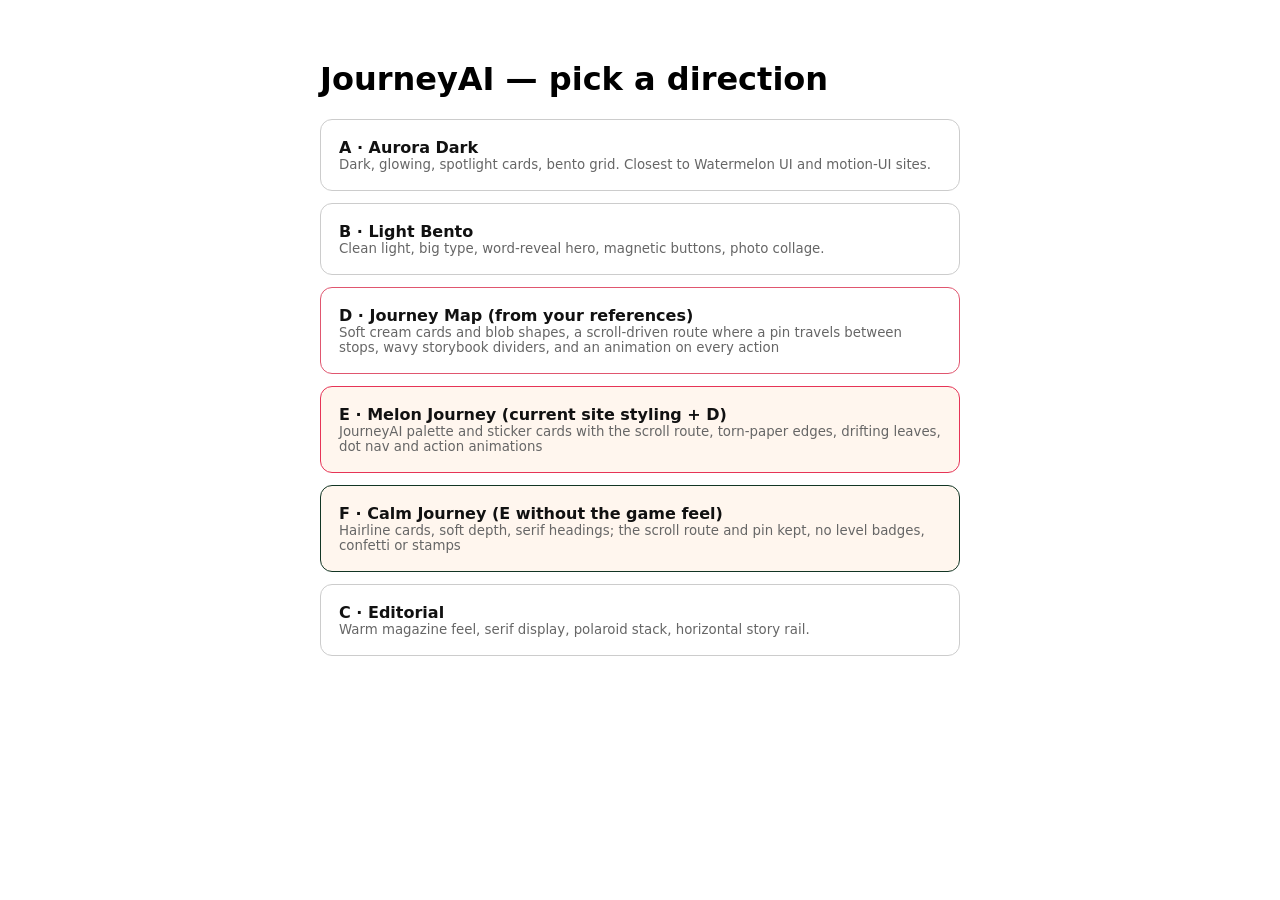
<file: mockups/index.html>
<!doctype html><meta charset="utf-8"><meta name="viewport" content="width=device-width,initial-scale=1"><title>JourneyAI mockups</title>
<style>body{font:16px system-ui;max-width:640px;margin:60px auto;padding:0 20px}a{display:block;padding:18px;border:1px solid #ccc;border-radius:12px;margin:12px 0;text-decoration:none;color:#111}a:hover{background:#f4f4f4}small{color:#666;display:block}</style>
<h1>JourneyAI — pick a direction</h1>
<a href="a-aurora-dark.html"><b>A · Aurora Dark</b><small>Dark, glowing, spotlight cards, bento grid. Closest to Watermelon UI and motion-UI sites.</small></a>
<a href="b-light-bento.html"><b>B · Light Bento</b><small>Clean light, big type, word-reveal hero, magnetic buttons, photo collage.</small></a>
<a href="d-journey-map.html" style="border-color:#e0566f"><b>D · Journey Map (from your references)</b><small>Soft cream cards and blob shapes, a scroll-driven route where a pin travels between stops, wavy storybook dividers, and an animation on every action</small></a>
<a href="e-melon-journey.html" style="border-color:#E63457;background:#fff6ee"><b>E · Melon Journey (current site styling + D)</b><small>JourneyAI palette and sticker cards with the scroll route, torn-paper edges, drifting leaves, dot nav and action animations</small></a>
<a href="f-calm-journey.html" style="border-color:#123524;background:#fff6ee"><b>F · Calm Journey (E without the game feel)</b><small>Hairline cards, soft depth, serif headings; the scroll route and pin kept, no level badges, confetti or stamps</small></a>
<a href="c-editorial.html"><b>C · Editorial</b><small>Warm magazine feel, serif display, polaroid stack, horizontal story rail.</small></a>
</file>
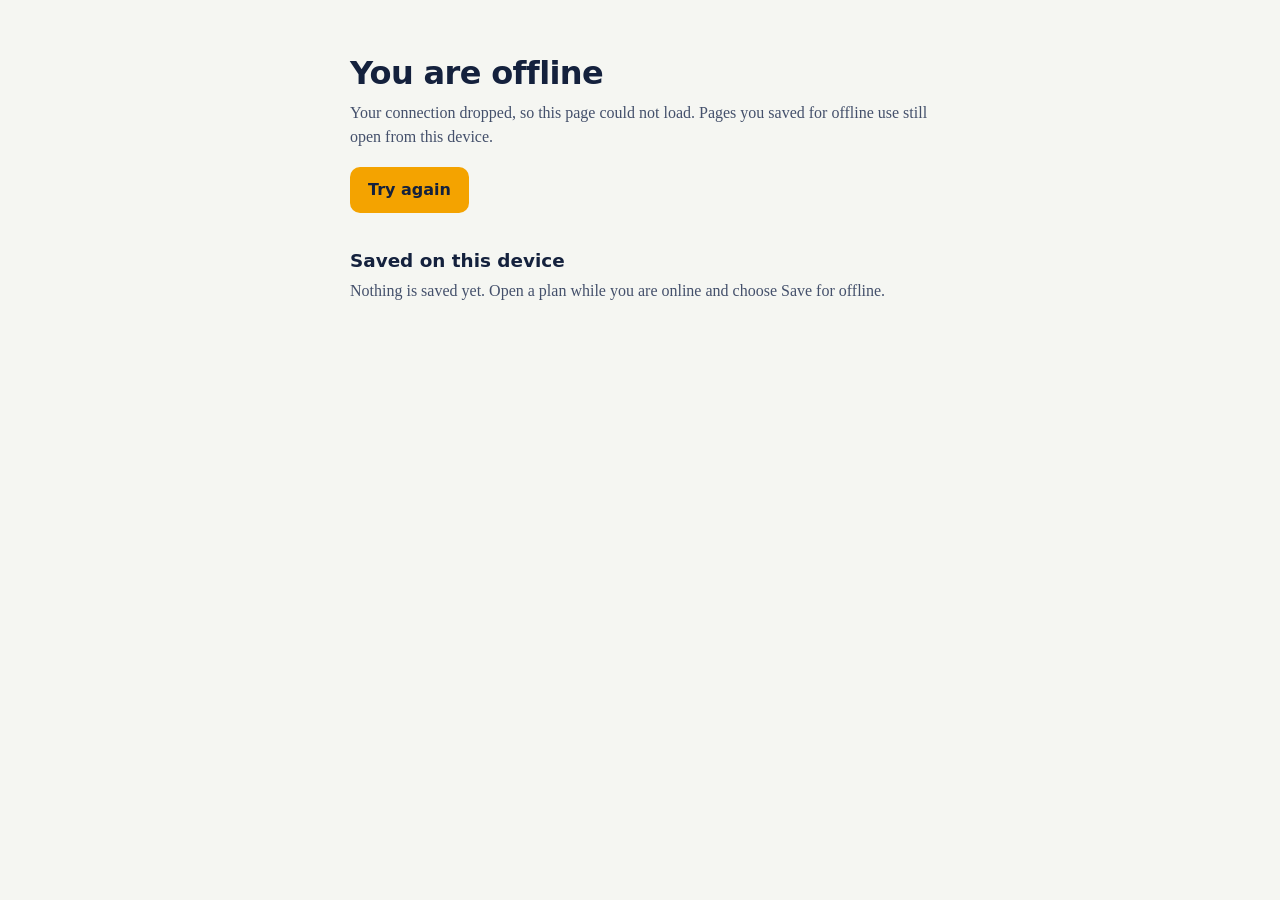
<file: offline.html>
<!DOCTYPE html>
<html lang="en">
<head>
<meta charset="UTF-8">
<meta name="viewport" content="width=device-width, initial-scale=1">
<meta name="theme-color" content="#14213D">
<title>You are offline - JourneyAI</title>
<style>
:root{--bg:#F5F6F2;--text:#14213D;--dim:#44506B;--hair:rgba(20,33,61,.14);--gold:#F4A300}
@media(prefers-color-scheme:dark){:root{--bg:#0E1424;--text:#EEF0F6;--dim:#B4BCD0;--hair:rgba(238,240,246,.16)}}
*{box-sizing:border-box}
body{margin:0;background:var(--bg);color:var(--text);font-family:"Familjen Grotesk","Segoe UI",system-ui,sans-serif;line-height:1.5}
main{max-width:620px;margin:0 auto;padding:56px 20px}
h1{font-size:2rem;line-height:1.1;margin:0 0 10px;letter-spacing:-.02em}
h2{font-size:1.15rem;margin:34px 0 4px}
p{margin:0 0 12px;color:var(--dim);font-family:Literata,Georgia,serif}
ul{list-style:none;margin:10px 0 0;padding:0}
li{padding:13px 0;border-bottom:1px solid var(--hair);display:flex;justify-content:space-between;gap:12px;align-items:baseline}
li a{color:var(--text);font-weight:600}
li span{color:var(--dim);font-size:.9rem;white-space:nowrap}
.btn{display:inline-block;margin-top:6px;padding:11px 18px;border-radius:10px;background:var(--gold);color:#14213D;font-weight:600;border:0;font:inherit;font-weight:600;cursor:pointer;text-decoration:none}
a:focus-visible,button:focus-visible{outline:3px solid var(--gold);outline-offset:3px}
</style>
</head>
<body>
<main>
  <h1>You are offline</h1>
  <p>Your connection dropped, so this page could not load. Pages you saved for offline use still open from this device.</p>
  <button class="btn" type="button" onclick="location.reload()">Try again</button>
  <h2>Saved on this device</h2>
  <div id="saved"><p>Looking for saved plans.</p></div>
</main>
<script>
(function () {
  var box = document.getElementById('saved');
  function none() { box.innerHTML = '<p>Nothing is saved yet. Open a plan while you are online and choose Save for offline.</p>'; }
  if (!('caches' in window)) { none(); return; }
  var idx = new URL('offline-index.json', document.baseURI).href;
  caches.open('ja-offline-pages').then(function (c) { return c.match(idx); }).then(function (r) { return r ? r.json() : []; }).then(function (list) {
    if (!list.length) { none(); return; }
    var ul = document.createElement('ul');
    list.sort(function (a, b) { return b.saved - a.saved; }).forEach(function (p) {
      var li = document.createElement('li'), a = document.createElement('a'), s = document.createElement('span');
      a.href = p.url; a.textContent = p.title;
      s.textContent = p.cost ? 'about ₹' + Number(p.cost).toLocaleString('en-IN') : '';
      li.appendChild(a); li.appendChild(s); ul.appendChild(li);
    });
    box.innerHTML = ''; box.appendChild(ul);
  }).catch(none);
})();
</script>
</body>
</html>
</file>
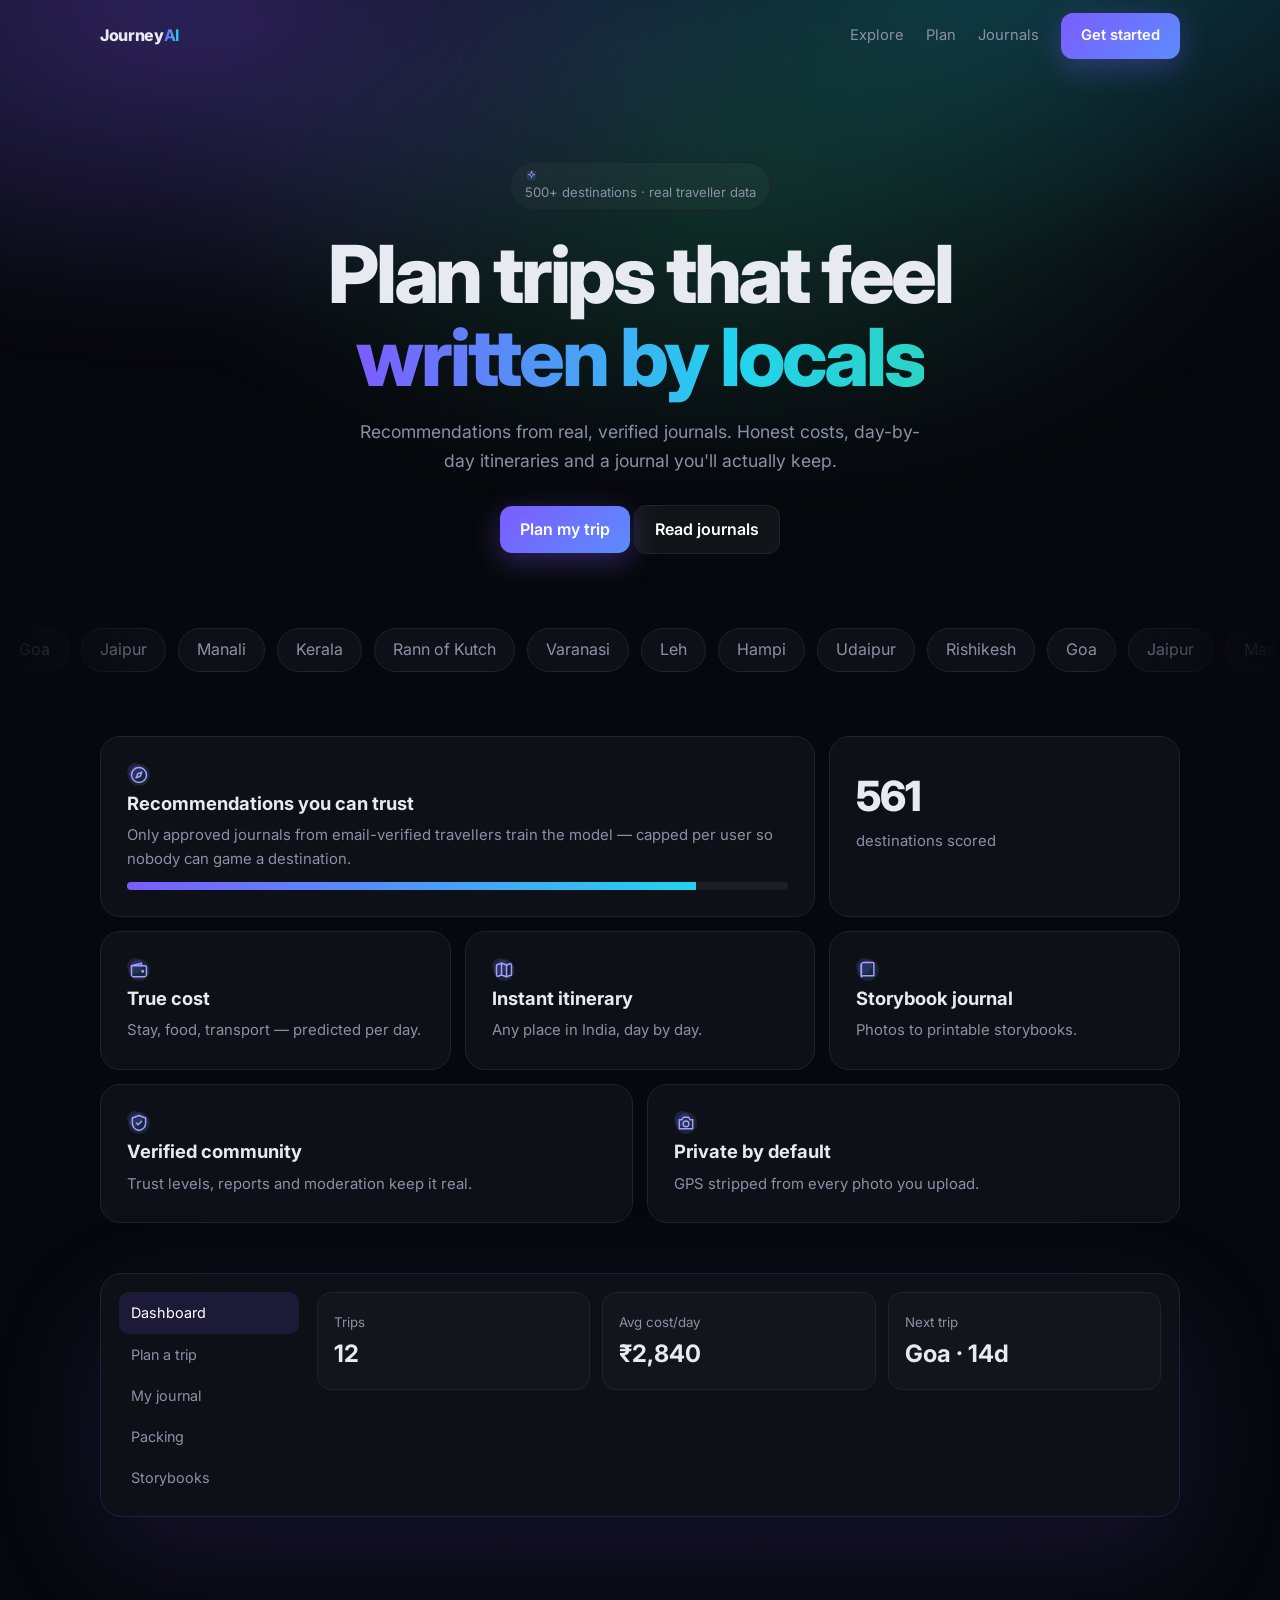
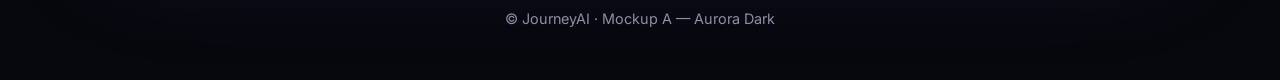
<file: mockups/a-aurora-dark.html>
<!doctype html><html lang="en"><head><meta charset="utf-8"><meta name="viewport" content="width=device-width,initial-scale=1">
<title>JourneyAI — Mockup A · Aurora Dark</title>
<link href="https://fonts.googleapis.com/css2?family=Inter:wght@400;500;600;700;800&display=swap" rel="stylesheet">
<style>
:root{--bg:#07080d;--card:#0e1017;--line:#1f2330;--tx:#e8eaf2;--mut:#8b91a5;--a:#7c5cff;--b:#22d3ee;--c:#34d399}
*{box-sizing:border-box;margin:0}body{background:var(--bg);color:var(--tx);font:16px/1.6 Inter,system-ui,sans-serif;overflow-x:hidden}
.aurora{position:fixed;inset:-20% -10% auto;height:70vh;background:radial-gradient(40% 50% at 20% 30%,#7c5cff55,transparent),radial-gradient(40% 50% at 75% 20%,#22d3ee44,transparent),radial-gradient(35% 45% at 55% 60%,#34d39933,transparent);filter:blur(40px);animation:drift 14s ease-in-out infinite alternate;z-index:0}
@keyframes drift{to{transform:translate3d(4%,6%,0) scale(1.1)}}
nav,section,footer{position:relative;z-index:1;max-width:1120px;margin:auto;padding:0 20px}
nav{display:flex;justify-content:space-between;align-items:center;height:72px}
.logo{font-weight:800;letter-spacing:-.02em}.logo b{background:linear-gradient(90deg,var(--a),var(--b));-webkit-background-clip:text;color:transparent}
nav a{color:var(--mut);text-decoration:none;margin-left:22px;font-size:.92rem}nav a:hover{color:var(--tx)}
.btn{display:inline-block;padding:11px 20px;border-radius:12px;font-weight:600;text-decoration:none;color:#fff!important;background:linear-gradient(135deg,var(--a),#5b8cff);box-shadow:0 8px 30px #7c5cff55;transition:transform .2s}
.btn:hover{transform:translateY(-2px)}.btn.ghost{background:#ffffff0d;box-shadow:none;border:1px solid var(--line)}
.hero{text-align:center;padding:90px 0 60px}
.pill{display:inline-block;padding:6px 14px;border:1px solid var(--line);border-radius:99px;color:var(--mut);font-size:.82rem;background:#ffffff08;margin-bottom:22px}
h1{font-size:clamp(2.4rem,7vw,5rem);line-height:1.04;letter-spacing:-.04em;font-weight:800}
h1 span{background:linear-gradient(90deg,var(--a),var(--b),var(--c),var(--a));-webkit-background-clip:text;color:transparent;background-size:200%;animation:sh 6s linear infinite}
@keyframes sh{to{background-position:200%}}
.hero p{color:var(--mut);max-width:560px;margin:20px auto 30px;font-size:1.1rem}
.marq{overflow:hidden;mask:linear-gradient(90deg,transparent,#000 15%,#000 85%,transparent);padding:14px 0}
.marq div{display:flex;gap:12px;width:max-content;animation:m 40s linear infinite}
.marq span{padding:8px 18px;border:1px solid var(--line);border-radius:99px;color:var(--mut);white-space:nowrap;background:var(--card)}
@keyframes m{to{transform:translateX(-50%)}}
.bento{display:grid;grid-template-columns:repeat(6,1fr);gap:14px;padding:50px 20px}
.card{position:relative;background:var(--card);border:1px solid var(--line);border-radius:20px;padding:26px;overflow:hidden;--x:50%;--y:50%}
.card::before{content:"";position:absolute;inset:0;background:radial-gradient(260px circle at var(--x) var(--y),#7c5cff30,transparent 60%);opacity:0;transition:opacity .3s}
.card:hover::before{opacity:1}.card>*{position:relative}
.card h3{font-size:1.15rem;margin:10px 0 6px}.card p{color:var(--mut);font-size:.93rem}
.ic{width:42px;height:42px;border-radius:12px;display:grid;place-items:center;background:linear-gradient(135deg,#7c5cff33,#22d3ee22);border:1px solid var(--line)}
.s2{grid-column:span 2}.s3{grid-column:span 3}.s4{grid-column:span 4}
.stat{font-size:2.6rem;font-weight:800;letter-spacing:-.03em}
.bar{height:8px;border-radius:9px;background:#ffffff0f;margin-top:10px;overflow:hidden}.bar i{display:block;height:100%;width:0;background:linear-gradient(90deg,var(--a),var(--b));transition:width 1.4s cubic-bezier(.2,.8,.2,1)}
.rv{opacity:0;transform:translateY(24px);transition:.8s cubic-bezier(.2,.8,.2,1)}.rv.in{opacity:1;transform:none}
.dash{border:1px solid var(--line);border-radius:22px;background:var(--card);padding:18px;display:grid;grid-template-columns:180px 1fr;gap:18px;box-shadow:0 40px 120px #7c5cff22}
.side a{display:block;padding:9px 12px;border-radius:10px;color:var(--mut);font-size:.9rem}.side a.on{background:#7c5cff22;color:#fff}
.tiles{display:grid;grid-template-columns:repeat(3,1fr);gap:12px}.tile{border:1px solid var(--line);border-radius:14px;padding:16px;background:#ffffff05}
.tile small{color:var(--mut)}.tile b{display:block;font-size:1.5rem}
footer{padding:50px 20px;color:var(--mut);text-align:center;font-size:.9rem}
@media(max-width:800px){.bento{grid-template-columns:1fr}.s2,.s3,.s4{grid-column:auto}.dash{grid-template-columns:1fr}.side{display:none}.tiles{grid-template-columns:1fr}nav a:not(.btn){display:none}}
@media(prefers-reduced-motion:reduce){*{animation:none!important;transition:none!important}}
.ic{width:1em;height:1em;vertical-align:-.14em;fill:none;stroke:currentColor;stroke-width:1.8;stroke-linecap:round;stroke-linejoin:round;flex:none}
.pill .ic{color:#a99bff}
</style></head><body><svg width="0" height="0" style="position:absolute" aria-hidden="true"><defs>
<symbol id="i-compass" viewBox="0 0 24 24"><circle cx="12" cy="12" r="9"/><path d="M15.5 8.5l-2 5-5 2 2-5z"/></symbol>
<symbol id="i-search" viewBox="0 0 24 24"><circle cx="11" cy="11" r="7"/><path d="M20 20l-4-4"/></symbol>
<symbol id="i-pin" viewBox="0 0 24 24"><path d="M12 21s-7-6.2-7-11a7 7 0 0114 0c0 4.8-7 11-7 11z"/><circle cx="12" cy="10" r="2.5"/></symbol>
<symbol id="i-wallet" viewBox="0 0 24 24"><path d="M3 7h16a2 2 0 012 2v9a2 2 0 01-2 2H5a2 2 0 01-2-2z"/><path d="M3 7l12-3v3"/><circle cx="16.5" cy="13.5" r="1"/></symbol>
<symbol id="i-map" viewBox="0 0 24 24"><path d="M9 4L3 6v14l6-2 6 2 6-2V4l-6 2z"/><path d="M9 4v14M15 6v14"/></symbol>
<symbol id="i-shield" viewBox="0 0 24 24"><path d="M12 3l8 3v6c0 5-3.5 8-8 9-4.5-1-8-4-8-9V6z"/><path d="M9 12l2 2 4-4"/></symbol>
<symbol id="i-book" viewBox="0 0 24 24"><path d="M4 5a2 2 0 012-2h13v16H6a2 2 0 00-2 2z"/><path d="M4 21V5"/></symbol>
<symbol id="i-bulb" viewBox="0 0 24 24"><path d="M9 18h6M10 21h4M12 3a6 6 0 00-3.5 10.9c.6.5 1 1.2 1 2.1h5c0-.9.4-1.6 1-2.1A6 6 0 0012 3z"/></symbol>
<symbol id="i-camera" viewBox="0 0 24 24"><path d="M4 8h3l2-3h6l2 3h3v11H4z"/><circle cx="12" cy="13" r="3.5"/></symbol>
<symbol id="i-heart" viewBox="0 0 24 24"><path d="M12 20s-8-5-8-11a4.5 4.5 0 018-2.5A4.5 4.5 0 0120 9c0 6-8 11-8 11z"/></symbol>
<symbol id="i-check" viewBox="0 0 24 24"><path d="M5 12.5l4.5 4.5L19 7.5"/></symbol>
<symbol id="i-star" viewBox="0 0 24 24"><path d="M12 3l2.7 5.6 6.1.9-4.4 4.3 1 6.1L12 17l-5.4 2.9 1-6.1L3.2 9.5l6.1-.9z"/></symbol>
<symbol id="i-spark" viewBox="0 0 24 24"><path d="M12 3c.5 5 2 6.5 7 7-5 .5-6.5 2-7 7-.5-5-2-6.5-7-7 5-.5 6.5-2 7-7z"/></symbol>
<symbol id="i-arrow" viewBox="0 0 24 24"><path d="M5 12h14M13 6l6 6-6 6"/></symbol>
<symbol id="i-leaf" viewBox="0 0 24 24"><path d="M5 19C5 9 11 4 20 4c0 9-5 15-15 15z" fill="currentColor" stroke="none"/><path d="M5 19l8-8" stroke="#ffffff88"/></symbol>
</defs></svg><div class="aurora"></div>
<nav><div class="logo">Journey<b>AI</b></div><div><a href="#">Explore</a><a href="#">Plan</a><a href="#">Journals</a><a class="btn" href="#">Get started</a></div></nav>
<section class="hero"><span class="pill"><svg class="ic"><use href="#i-spark"/></svg> 500+ destinations · real traveller data</span>
<h1>Plan trips that feel<br><span>written by locals</span></h1>
<p>Recommendations from real, verified journals. Honest costs, day-by-day itineraries and a journal you'll actually keep.</p>
<a class="btn" href="#">Plan my trip</a> <a class="btn ghost" href="#">Read journals</a></section>
<div class="marq"><div><span>Goa</span><span>Jaipur</span><span>Manali</span><span>Kerala</span><span>Rann of Kutch</span><span>Varanasi</span><span>Leh</span><span>Hampi</span><span>Udaipur</span><span>Rishikesh</span><span>Goa</span><span>Jaipur</span><span>Manali</span><span>Kerala</span><span>Rann of Kutch</span><span>Varanasi</span><span>Leh</span><span>Hampi</span><span>Udaipur</span><span>Rishikesh</span></div></div>
<section class="bento">
<div class="card s4 rv"><div class="ic"><svg class="ic" style="width:22px;height:22px;color:#a99bff"><use href="#i-compass"/></svg></div><h3>Recommendations you can trust</h3><p>Only approved journals from email-verified travellers train the model — capped per user so nobody can game a destination.</p><div class="bar"><i data-w="86%"></i></div></div>
<div class="card s2 rv"><div class="stat" data-n="561">0</div><p>destinations scored</p></div>
<div class="card s2 rv"><div class="ic"><svg class="ic" style="width:22px;height:22px;color:#a99bff"><use href="#i-wallet"/></svg></div><h3>True cost</h3><p>Stay, food, transport — predicted per day.</p></div>
<div class="card s2 rv"><div class="ic"><svg class="ic" style="width:22px;height:22px;color:#a99bff"><use href="#i-map"/></svg></div><h3>Instant itinerary</h3><p>Any place in India, day by day.</p></div>
<div class="card s2 rv"><div class="ic"><svg class="ic" style="width:22px;height:22px;color:#a99bff"><use href="#i-book"/></svg></div><h3>Storybook journal</h3><p>Photos to printable storybooks.</p></div>
<div class="card s3 rv"><div class="ic"><svg class="ic" style="width:22px;height:22px;color:#a99bff"><use href="#i-shield"/></svg></div><h3>Verified community</h3><p>Trust levels, reports and moderation keep it real.</p></div>
<div class="card s3 rv"><div class="ic"><svg class="ic" style="width:22px;height:22px;color:#a99bff"><use href="#i-camera"/></svg></div><h3>Private by default</h3><p>GPS stripped from every photo you upload.</p></div>
</section>
<section class="rv" style="padding-bottom:40px"><div class="dash"><div class="side"><a class="on">Dashboard</a><a>Plan a trip</a><a>My journal</a><a>Packing</a><a>Storybooks</a></div>
<div><div class="tiles"><div class="tile"><small>Trips</small><b>12</b></div><div class="tile"><small>Avg cost/day</small><b>₹2,840</b></div><div class="tile"><small>Next trip</small><b>Goa · 14d</b></div></div></div></div></section>
<footer>© JourneyAI · Mockup A — Aurora Dark</footer>
<script>
document.querySelectorAll('.card').forEach(c=>c.addEventListener('pointermove',e=>{const r=c.getBoundingClientRect();c.style.setProperty('--x',e.clientX-r.left+'px');c.style.setProperty('--y',e.clientY-r.top+'px')}));
const io=new IntersectionObserver(es=>es.forEach(e=>{if(!e.isIntersecting)return;e.target.classList.add('in');e.target.querySelectorAll('[data-w]').forEach(b=>b.style.width=b.dataset.w);e.target.querySelectorAll('[data-n]').forEach(n=>{const t=+n.dataset.n;let v=0;const s=setInterval(()=>{v+=Math.ceil(t/40);if(v>=t){v=t;clearInterval(s)}n.textContent=v},25)});io.unobserve(e.target)}),{threshold:.2});
document.querySelectorAll('.rv').forEach(el=>io.observe(el));
</script></body></html>
</file>
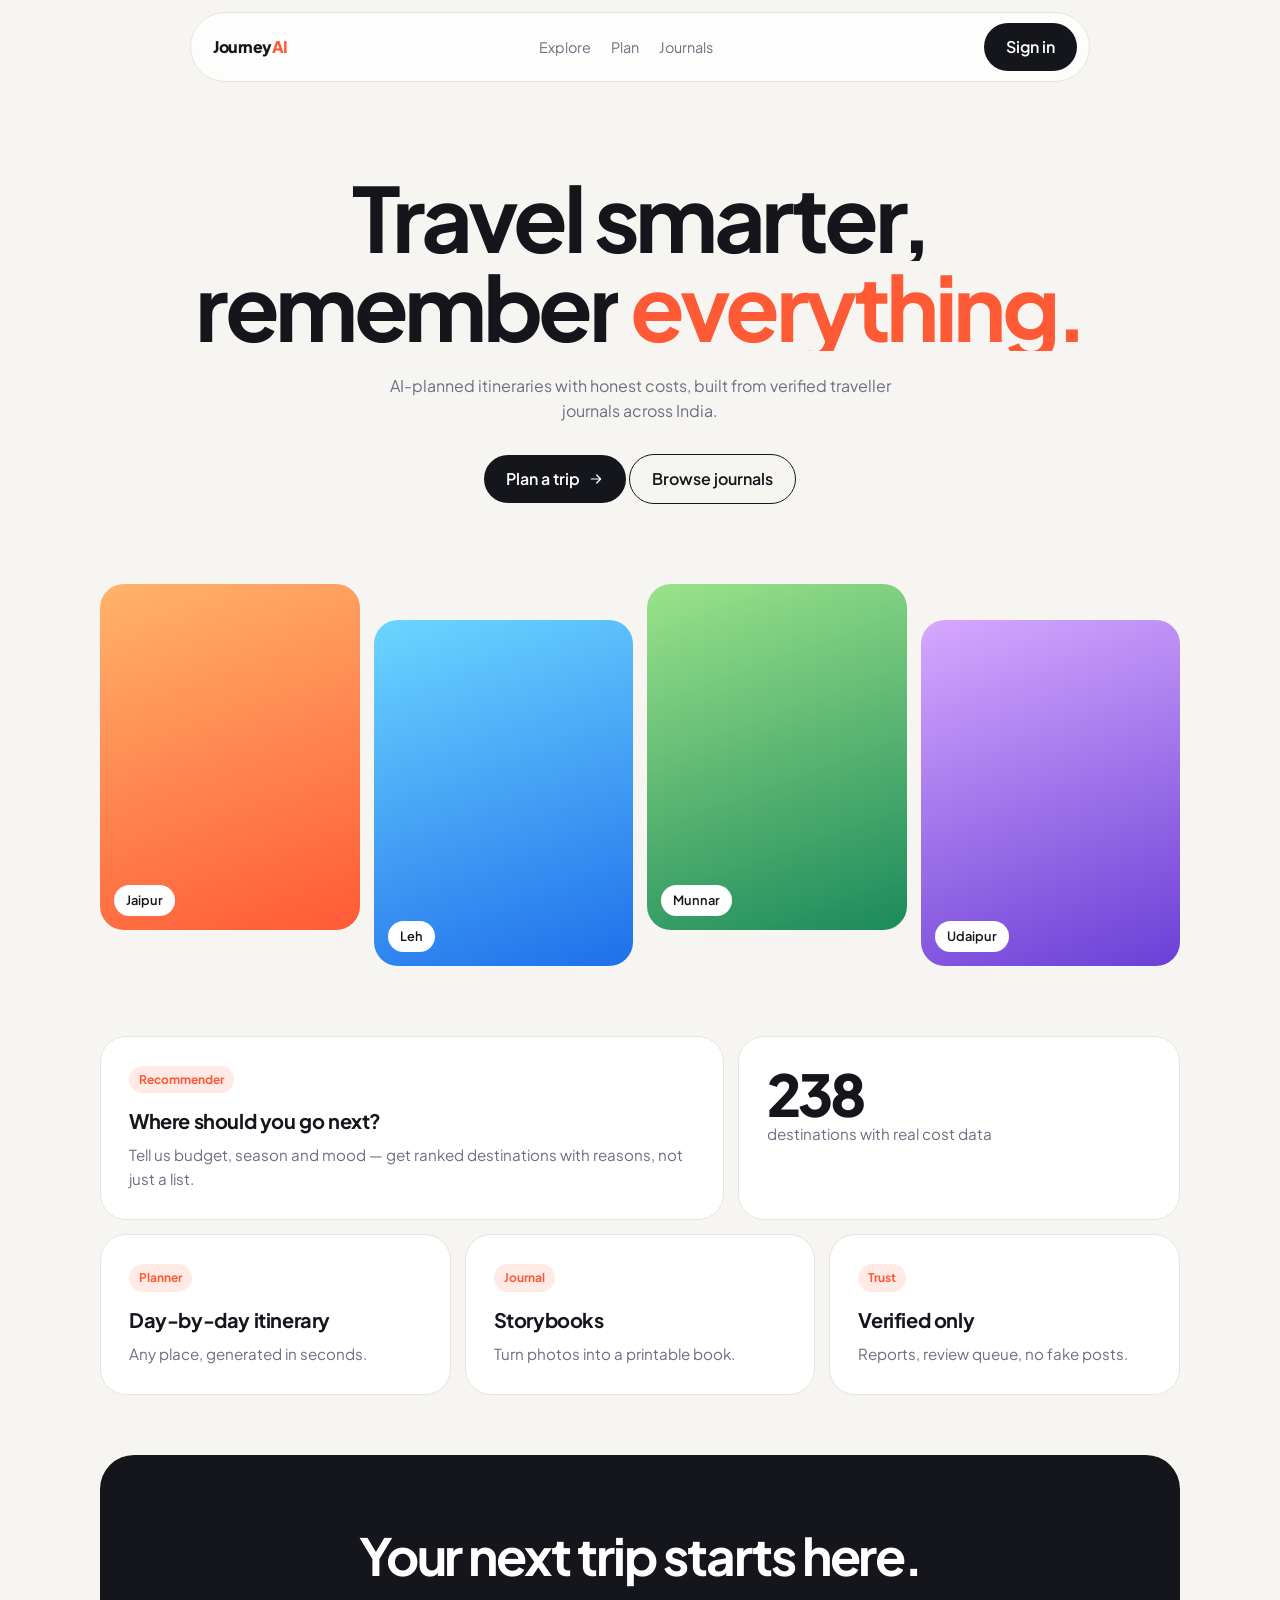
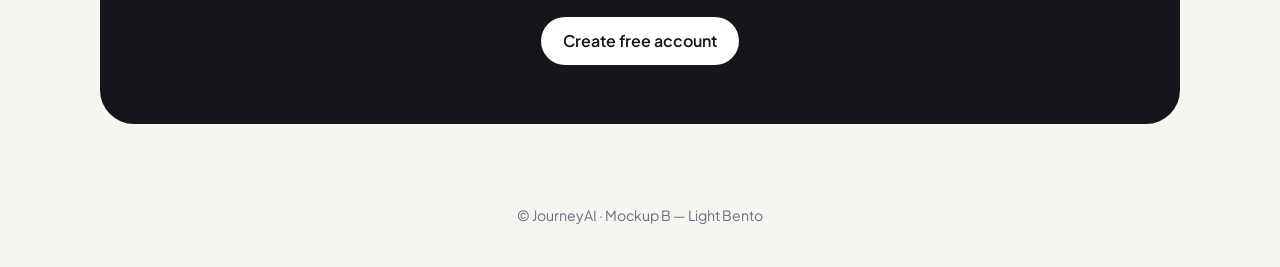
<file: mockups/b-light-bento.html>
<!doctype html><html lang="en"><head><meta charset="utf-8"><meta name="viewport" content="width=device-width,initial-scale=1">
<title>JourneyAI — Mockup B · Light Bento</title>
<link href="https://fonts.googleapis.com/css2?family=Plus+Jakarta+Sans:wght@400;500;600;700;800&display=swap" rel="stylesheet">
<style>
:root{--bg:#f6f5f1;--card:#fff;--ink:#14161c;--mut:#6b7080;--line:#e6e4dc;--ac:#ff5a36;--ac2:#1f6feb}
*{box-sizing:border-box;margin:0}body{background:var(--bg);color:var(--ink);font:16px/1.6 'Plus Jakarta Sans',system-ui,sans-serif;overflow-x:hidden}
.w{max-width:1120px;margin:auto;padding:0 20px}
header{position:sticky;top:12px;z-index:10;margin:12px auto 0;max-width:900px;display:flex;justify-content:space-between;align-items:center;padding:10px 12px 10px 22px;background:#ffffffcc;backdrop-filter:blur(14px);border:1px solid var(--line);border-radius:99px}
.logo{font-weight:800;letter-spacing:-.03em}.logo i{color:var(--ac);font-style:normal}
nav a{color:var(--mut);text-decoration:none;margin-right:20px;font-size:.9rem}
.btn{display:inline-flex;align-items:center;gap:8px;padding:11px 22px;border-radius:99px;background:var(--ink);color:#fff;text-decoration:none;font-weight:600;position:relative;transition:transform .15s;will-change:transform}
.btn.o{background:transparent;color:var(--ink);border:1.5px solid var(--ink)}
.hero{padding:90px 0 40px;text-align:center}
h1{font-size:clamp(2.6rem,8vw,5.6rem);line-height:1;letter-spacing:-.05em;font-weight:800}
h1 .w1{display:inline-block;overflow:hidden;vertical-align:bottom}h1 .w1 b{display:inline-block;transform:translateY(110%);animation:up .9s cubic-bezier(.2,.8,.2,1) forwards}
@keyframes up{to{transform:none}}
h1 em{font-style:normal;color:var(--ac)}
.hero p{color:var(--mut);max-width:520px;margin:22px auto 30px}
.collage{display:grid;grid-template-columns:repeat(4,1fr);gap:14px;margin:40px 0}
.ph{border-radius:24px;aspect-ratio:3/4;position:relative;overflow:hidden;transition:transform .5s cubic-bezier(.2,.8,.2,1)}
.ph:nth-child(even){margin-top:36px}.ph:hover{transform:translateY(-8px) rotate(-1deg)}
.ph span{position:absolute;left:14px;bottom:14px;background:#fff;border-radius:99px;padding:5px 12px;font-size:.8rem;font-weight:600}
.g1{background:linear-gradient(160deg,#ffb36b,#ff5a36)}.g2{background:linear-gradient(160deg,#6bd6ff,#1f6feb)}.g3{background:linear-gradient(160deg,#9be38a,#1c8a5b)}.g4{background:linear-gradient(160deg,#d6a8ff,#6b3fd6)}
.grid{display:grid;grid-template-columns:repeat(12,1fr);gap:14px;padding:30px 0}
.c{background:var(--card);border:1px solid var(--line);border-radius:26px;padding:28px;transition:box-shadow .3s,transform .3s}
.c:hover{box-shadow:0 20px 50px #14161c14;transform:translateY(-3px)}
.c h3{font-size:1.25rem;letter-spacing:-.02em;margin-bottom:6px}.c p{color:var(--mut);font-size:.95rem}
.big{font-size:3.6rem;font-weight:800;letter-spacing:-.05em;line-height:1}
.c4{grid-column:span 4}.c5{grid-column:span 5}.c7{grid-column:span 7}.c8{grid-column:span 8}
.tag{display:inline-block;font-size:.75rem;font-weight:700;padding:4px 10px;border-radius:99px;background:#ff5a3620;color:var(--ac);margin-bottom:12px}
.rv{opacity:0;transform:translateY(30px);transition:.9s cubic-bezier(.2,.8,.2,1)}.rv.in{opacity:1;transform:none}
.cta{margin:30px 0 60px;background:var(--ink);color:#fff;border-radius:34px;padding:60px 30px;text-align:center}
.cta h2{font-size:clamp(1.8rem,5vw,3.2rem);letter-spacing:-.04em;margin-bottom:20px}.cta .btn{background:#fff;color:var(--ink)}
footer{text-align:center;color:var(--mut);padding:20px 0 40px;font-size:.88rem}
@media(max-width:800px){.collage{grid-template-columns:repeat(2,1fr)}.c4,.c5,.c7,.c8{grid-column:span 12}nav{display:none}}
@media(prefers-reduced-motion:reduce){*{animation:none!important;transition:none!important}h1 .w1 b{transform:none}}
.ic{width:1em;height:1em;vertical-align:-.14em;fill:none;stroke:currentColor;stroke-width:1.8;stroke-linecap:round;stroke-linejoin:round;flex:none}
</style></head><body>
<header><div class="logo">Journey<i>AI</i></div><nav><a href="#">Explore</a><a href="#">Plan</a><a href="#">Journals</a></nav><a class="btn" href="#">Sign in</a></header>
<svg width="0" height="0" style="position:absolute" aria-hidden="true"><defs>
<symbol id="i-compass" viewBox="0 0 24 24"><circle cx="12" cy="12" r="9"/><path d="M15.5 8.5l-2 5-5 2 2-5z"/></symbol>
<symbol id="i-search" viewBox="0 0 24 24"><circle cx="11" cy="11" r="7"/><path d="M20 20l-4-4"/></symbol>
<symbol id="i-pin" viewBox="0 0 24 24"><path d="M12 21s-7-6.2-7-11a7 7 0 0114 0c0 4.8-7 11-7 11z"/><circle cx="12" cy="10" r="2.5"/></symbol>
<symbol id="i-wallet" viewBox="0 0 24 24"><path d="M3 7h16a2 2 0 012 2v9a2 2 0 01-2 2H5a2 2 0 01-2-2z"/><path d="M3 7l12-3v3"/><circle cx="16.5" cy="13.5" r="1"/></symbol>
<symbol id="i-map" viewBox="0 0 24 24"><path d="M9 4L3 6v14l6-2 6 2 6-2V4l-6 2z"/><path d="M9 4v14M15 6v14"/></symbol>
<symbol id="i-shield" viewBox="0 0 24 24"><path d="M12 3l8 3v6c0 5-3.5 8-8 9-4.5-1-8-4-8-9V6z"/><path d="M9 12l2 2 4-4"/></symbol>
<symbol id="i-book" viewBox="0 0 24 24"><path d="M4 5a2 2 0 012-2h13v16H6a2 2 0 00-2 2z"/><path d="M4 21V5"/></symbol>
<symbol id="i-bulb" viewBox="0 0 24 24"><path d="M9 18h6M10 21h4M12 3a6 6 0 00-3.5 10.9c.6.5 1 1.2 1 2.1h5c0-.9.4-1.6 1-2.1A6 6 0 0012 3z"/></symbol>
<symbol id="i-camera" viewBox="0 0 24 24"><path d="M4 8h3l2-3h6l2 3h3v11H4z"/><circle cx="12" cy="13" r="3.5"/></symbol>
<symbol id="i-heart" viewBox="0 0 24 24"><path d="M12 20s-8-5-8-11a4.5 4.5 0 018-2.5A4.5 4.5 0 0120 9c0 6-8 11-8 11z"/></symbol>
<symbol id="i-check" viewBox="0 0 24 24"><path d="M5 12.5l4.5 4.5L19 7.5"/></symbol>
<symbol id="i-star" viewBox="0 0 24 24"><path d="M12 3l2.7 5.6 6.1.9-4.4 4.3 1 6.1L12 17l-5.4 2.9 1-6.1L3.2 9.5l6.1-.9z"/></symbol>
<symbol id="i-spark" viewBox="0 0 24 24"><path d="M12 3c.5 5 2 6.5 7 7-5 .5-6.5 2-7 7-.5-5-2-6.5-7-7 5-.5 6.5-2 7-7z"/></symbol>
<symbol id="i-arrow" viewBox="0 0 24 24"><path d="M5 12h14M13 6l6 6-6 6"/></symbol>
<symbol id="i-leaf" viewBox="0 0 24 24"><path d="M5 19C5 9 11 4 20 4c0 9-5 15-15 15z" fill="currentColor" stroke="none"/><path d="M5 19l8-8" stroke="#ffffff88"/></symbol>
</defs></svg><div class="w"><section class="hero"><h1><span class="w1"><b>Travel</b></span> <span class="w1"><b style="animation-delay:.1s">smarter,</b></span><br><span class="w1"><b style="animation-delay:.2s">remember</b></span> <span class="w1"><b style="animation-delay:.3s"><em>everything.</em></b></span></h1>
<p>AI-planned itineraries with honest costs, built from verified traveller journals across India.</p>
<a class="btn mag" href="#">Plan a trip <svg class="ic"><use href="#i-arrow"/></svg></a> <a class="btn o mag" href="#">Browse journals</a></section>
<div class="collage rv"><div class="ph g1"><span>Jaipur</span></div><div class="ph g2"><span>Leh</span></div><div class="ph g3"><span>Munnar</span></div><div class="ph g4"><span>Udaipur</span></div></div>
<div class="grid">
<div class="c c7 rv"><span class="tag">Recommender</span><h3>Where should you go next?</h3><p>Tell us budget, season and mood — get ranked destinations with reasons, not just a list.</p></div>
<div class="c c5 rv"><div class="big" data-n="500" data-s="+">0</div><p>destinations with real cost data</p></div>
<div class="c c4 rv"><span class="tag">Planner</span><h3>Day-by-day itinerary</h3><p>Any place, generated in seconds.</p></div>
<div class="c c4 rv"><span class="tag">Journal</span><h3>Storybooks</h3><p>Turn photos into a printable book.</p></div>
<div class="c c4 rv"><span class="tag">Trust</span><h3>Verified only</h3><p>Reports, review queue, no fake posts.</p></div>
</div>
<div class="cta rv"><h2>Your next trip starts here.</h2><a class="btn mag" href="#">Create free account</a></div></div>
<footer>© JourneyAI · Mockup B — Light Bento</footer>
<script>
const io=new IntersectionObserver(es=>es.forEach(e=>{if(!e.isIntersecting)return;e.target.classList.add('in');e.target.querySelectorAll('[data-n]').forEach(n=>{const t=+n.dataset.n;let v=0;const s=setInterval(()=>{v+=Math.ceil(t/30);if(v>=t){v=t;clearInterval(s)}n.textContent=v+(v==t?n.dataset.s||'':'')},30)});io.unobserve(e.target)}),{threshold:.2});
document.querySelectorAll('.rv').forEach(el=>io.observe(el));
document.querySelectorAll('.mag').forEach(b=>{b.addEventListener('pointermove',e=>{const r=b.getBoundingClientRect();b.style.transform='translate('+(e.clientX-r.left-r.width/2)*.2+'px,'+(e.clientY-r.top-r.height/2)*.3+'px)'});b.addEventListener('pointerleave',()=>b.style.transform='')});
</script></body></html>
</file>
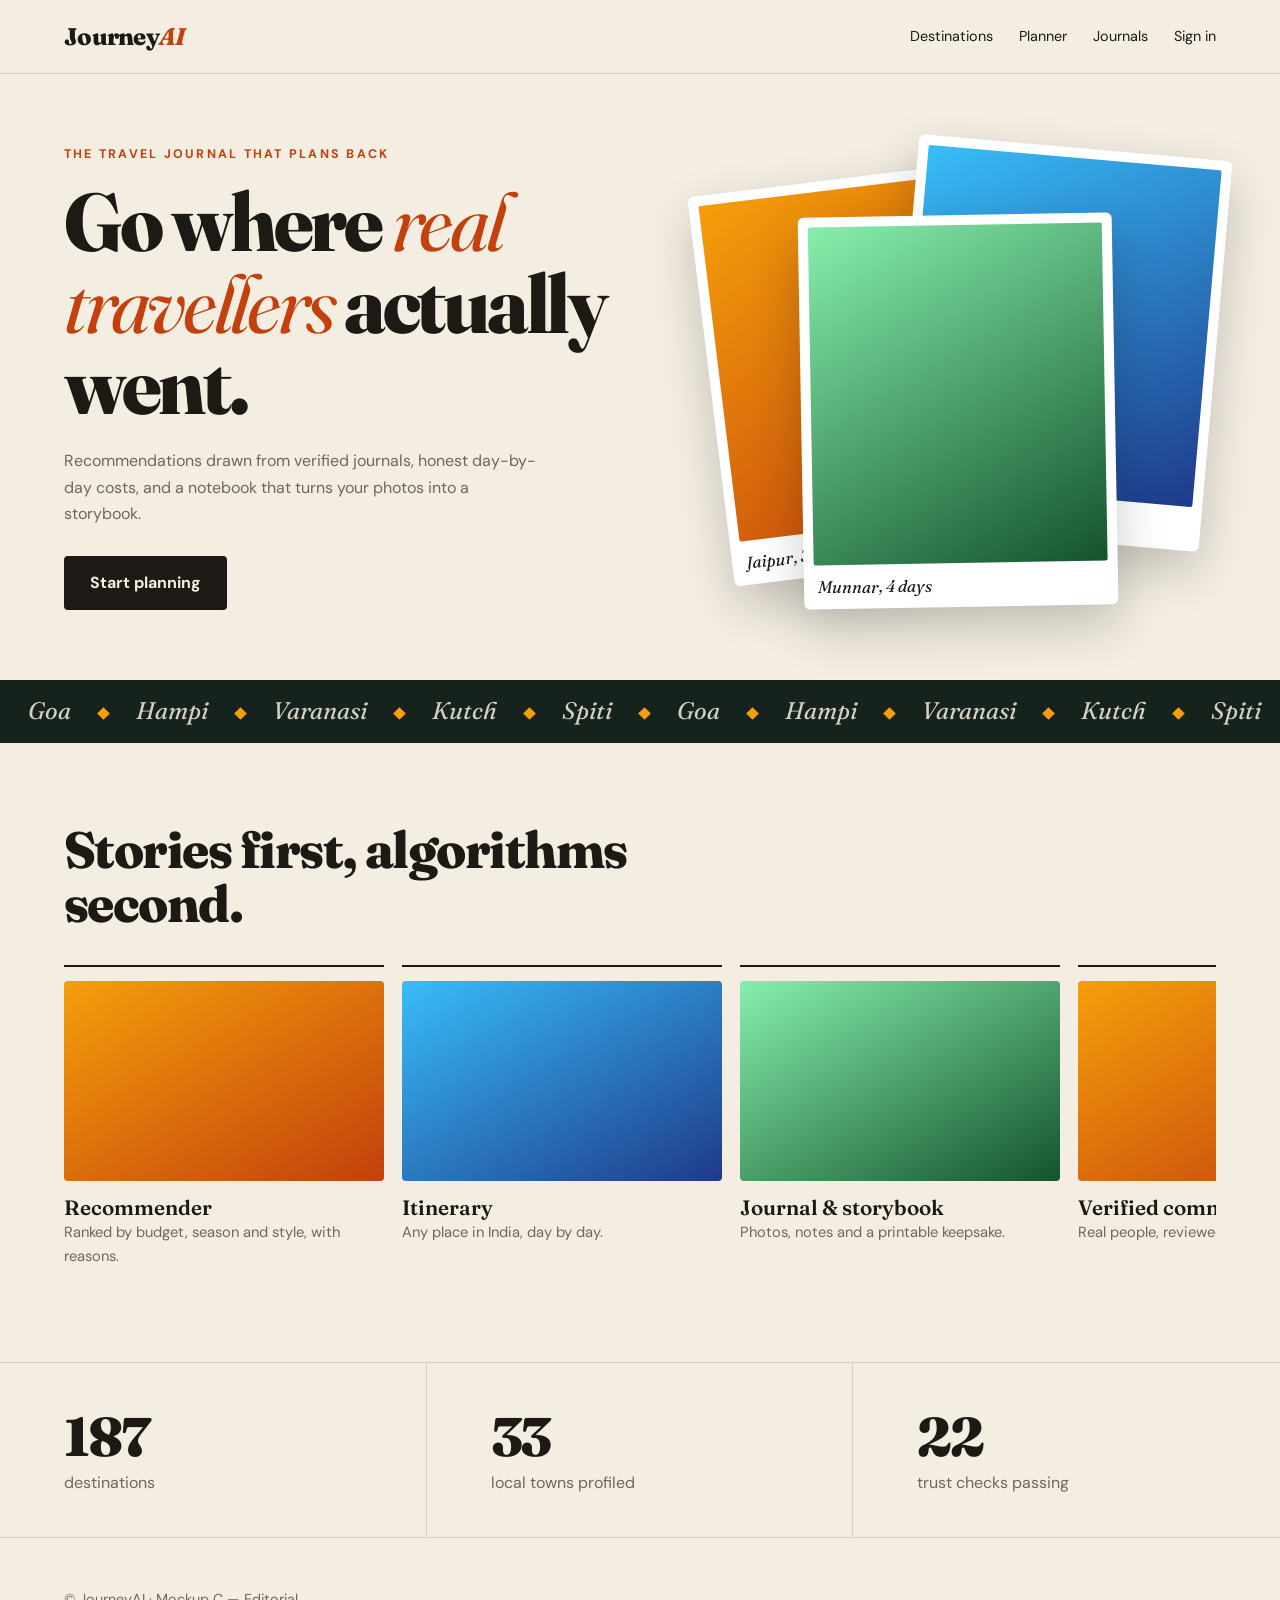
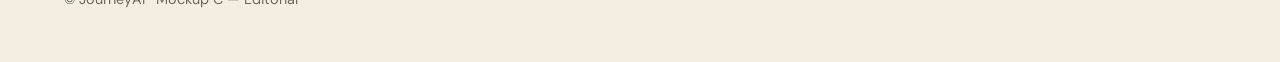
<file: mockups/c-editorial.html>
<!doctype html><html lang="en"><head><meta charset="utf-8"><meta name="viewport" content="width=device-width,initial-scale=1">
<title>JourneyAI — Mockup C · Editorial</title>
<link href="https://fonts.googleapis.com/css2?family=Fraunces:opsz,wght@9..144,400;9..144,600;9..144,800&family=DM+Sans:wght@400;500;700&display=swap" rel="stylesheet">
<style>
:root{--bg:#f3ede2;--ink:#1d1a16;--mut:#6f675b;--ac:#c2410c;--dk:#16231d;--line:#d9d0bf}
*{box-sizing:border-box;margin:0}body{background:var(--bg);color:var(--ink);font:16px/1.65 'DM Sans',system-ui,sans-serif;overflow-x:hidden}
.prog{position:fixed;top:0;left:0;height:3px;background:var(--ac);width:0;z-index:50}
header{display:flex;justify-content:space-between;align-items:center;padding:22px 5vw;border-bottom:1px solid var(--line)}
.logo{font:800 1.5rem Fraunces,serif;letter-spacing:-.03em}.logo i{color:var(--ac)}
header a{color:var(--ink);text-decoration:none;margin-left:26px;font-size:.9rem;position:relative}
header a::after{content:"";position:absolute;left:0;bottom:-3px;height:1.5px;width:0;background:var(--ac);transition:width .3s}header a:hover::after{width:100%}
.hero{display:grid;grid-template-columns:1.15fr 1fr;gap:5vw;padding:70px 5vw;align-items:center}
.kick{font-size:.78rem;letter-spacing:.18em;text-transform:uppercase;color:var(--ac);font-weight:700}
h1{font:800 clamp(2.6rem,6.4vw,5.4rem)/1 Fraunces,serif;letter-spacing:-.04em;margin:16px 0 22px}h1 em{font-weight:400;color:var(--ac)}
.hero p{color:var(--mut);max-width:480px;margin-bottom:28px}
.btn{display:inline-block;padding:14px 26px;background:var(--ink);color:var(--bg);text-decoration:none;border-radius:4px;font-weight:700;transition:.25s}.btn:hover{background:var(--ac);transform:translateY(-2px)}
.stack{position:relative;height:460px}
.pc{position:absolute;width:62%;aspect-ratio:4/5;border-radius:6px;padding:10px 10px 44px;background:#fff;box-shadow:0 20px 50px #0003;transition:transform .5s cubic-bezier(.2,.8,.2,1)}
.pc i{display:block;height:100%;border-radius:2px}.pc b{position:absolute;bottom:12px;left:14px;font:400 1.05rem Fraunces,serif;font-style:italic}
.pc:nth-child(1){left:0;top:30px;transform:rotate(-7deg)}.pc:nth-child(2){right:0;top:0;transform:rotate(5deg)}.pc:nth-child(3){left:18%;bottom:0;transform:rotate(-1deg)}
.stack:hover .pc:nth-child(1){transform:rotate(-12deg) translateX(-14px)}.stack:hover .pc:nth-child(2){transform:rotate(9deg) translateX(14px)}
.p1{background:linear-gradient(150deg,#f59e0b,#c2410c)}.p2{background:linear-gradient(150deg,#38bdf8,#1e3a8a)}.p3{background:linear-gradient(150deg,#86efac,#14532d)}
.band{background:var(--dk);color:#e9e4d6;padding:16px 0;overflow:hidden;white-space:nowrap}
.band div{display:inline-block;animation:m 30s linear infinite;font:italic 1.5rem Fraunces,serif}.band span{margin:0 28px;opacity:.9}.band s{display:inline-block;width:9px;height:9px;background:#f59e0b;transform:rotate(45deg);vertical-align:middle}
@keyframes m{to{transform:translateX(-50%)}}
.sec{padding:80px 5vw}.sec h2{font:800 clamp(1.9rem,4vw,3.2rem)/1.05 Fraunces,serif;letter-spacing:-.03em;max-width:640px;margin-bottom:34px}
.rail{display:flex;gap:18px;overflow-x:auto;scroll-snap-type:x mandatory;padding-bottom:14px}
.rail article{flex:0 0 min(320px,80vw);scroll-snap-align:start;border-top:2px solid var(--ink);padding-top:14px}
.rail article i{display:block;height:200px;border-radius:4px;margin-bottom:14px;transition:filter .3s}.rail article:hover i{filter:saturate(1.4) brightness(1.05)}
.rail h3{font:600 1.3rem Fraunces,serif}.rail p{color:var(--mut);font-size:.92rem}
.num{display:grid;grid-template-columns:repeat(3,1fr);border-top:1px solid var(--line);border-bottom:1px solid var(--line)}
.num div{padding:40px 5vw;border-right:1px solid var(--line)}.num div:last-child{border:0}
.num b{font:800 3.4rem Fraunces,serif;letter-spacing:-.04em;display:block}.num span{color:var(--mut)}
.rv{opacity:0;transform:translateY(26px);transition:1s cubic-bezier(.2,.8,.2,1)}.rv.in{opacity:1;transform:none}
footer{padding:50px 5vw;color:var(--mut);font-size:.9rem}
@media(max-width:800px){.hero{grid-template-columns:1fr}.stack{height:380px}.num{grid-template-columns:1fr}.num div{border-right:0;border-bottom:1px solid var(--line)}header a:not(.btn){display:none}}
@media(prefers-reduced-motion:reduce){*{animation:none!important;transition:none!important}}
</style></head><body><div class="prog" id="p"></div>
<header><div class="logo">Journey<i>AI</i></div><div><a href="#">Destinations</a><a href="#">Planner</a><a href="#">Journals</a><a href="#">Sign in</a></div></header>
<section class="hero"><div><div class="kick">The travel journal that plans back</div><h1>Go where <em>real travellers</em> actually went.</h1><p>Recommendations drawn from verified journals, honest day-by-day costs, and a notebook that turns your photos into a storybook.</p><a class="btn" href="#">Start planning</a></div>
<div class="stack"><div class="pc"><i class="p1"></i><b>Jaipur, 3 days</b></div><div class="pc"><i class="p2"></i><b>Leh, 7 days</b></div><div class="pc"><i class="p3"></i><b>Munnar, 4 days</b></div></div></section>
<div class="band"><div><span>Goa</span><s></s><span>Hampi</span><s></s><span>Varanasi</span><s></s><span>Kutch</span><s></s><span>Spiti</span><s></s><span>Goa</span><s></s><span>Hampi</span><s></s><span>Varanasi</span><s></s><span>Kutch</span><s></s><span>Spiti</span><s></s></div></div>
<section class="sec rv"><h2>Stories first, algorithms second.</h2><div class="rail">
<article><i class="p1"></i><h3>Recommender</h3><p>Ranked by budget, season and style, with reasons.</p></article>
<article><i class="p2"></i><h3>Itinerary</h3><p>Any place in India, day by day.</p></article>
<article><i class="p3"></i><h3>Journal &amp; storybook</h3><p>Photos, notes and a printable keepsake.</p></article>
<article><i class="p1"></i><h3>Verified community</h3><p>Real people, reviewed posts, no fakes.</p></article></div></section>
<div class="num rv"><div><b data-n="561">0</b><span>destinations</span></div><div><b data-n="100">0</b><span>local towns profiled</span></div><div><b data-n="43">0</b><span>trust checks passing</span></div></div>
<footer>© JourneyAI · Mockup C — Editorial</footer>
<script>
addEventListener('scroll',()=>p.style.width=scrollY/(document.body.scrollHeight-innerHeight)*100+'%');
const io=new IntersectionObserver(es=>es.forEach(e=>{if(!e.isIntersecting)return;e.target.classList.add('in');e.target.querySelectorAll('[data-n]').forEach(n=>{const t=+n.dataset.n;let v=0;const s=setInterval(()=>{v+=Math.ceil(t/35);if(v>=t){v=t;clearInterval(s)}n.textContent=v},28)});io.unobserve(e.target)}),{threshold:.2});
document.querySelectorAll('.rv').forEach(el=>io.observe(el));
</script></body></html>
</file>
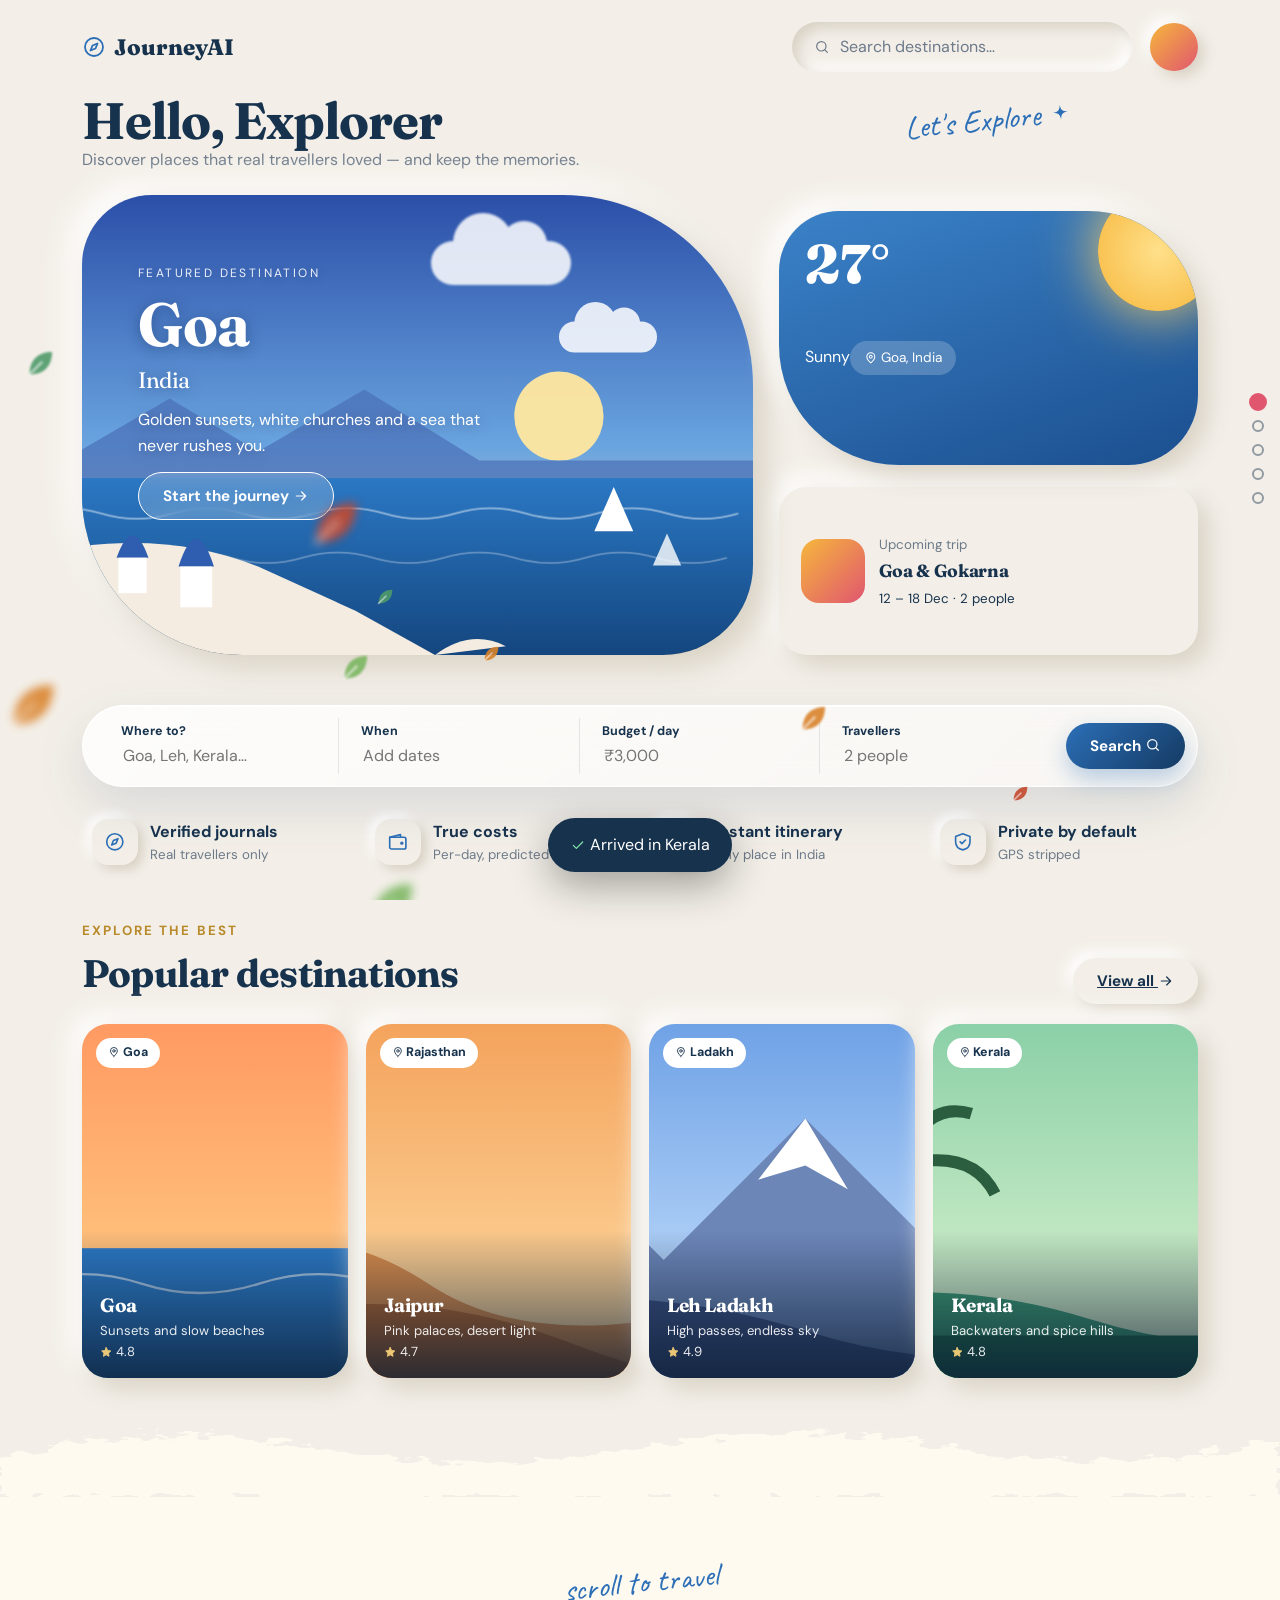
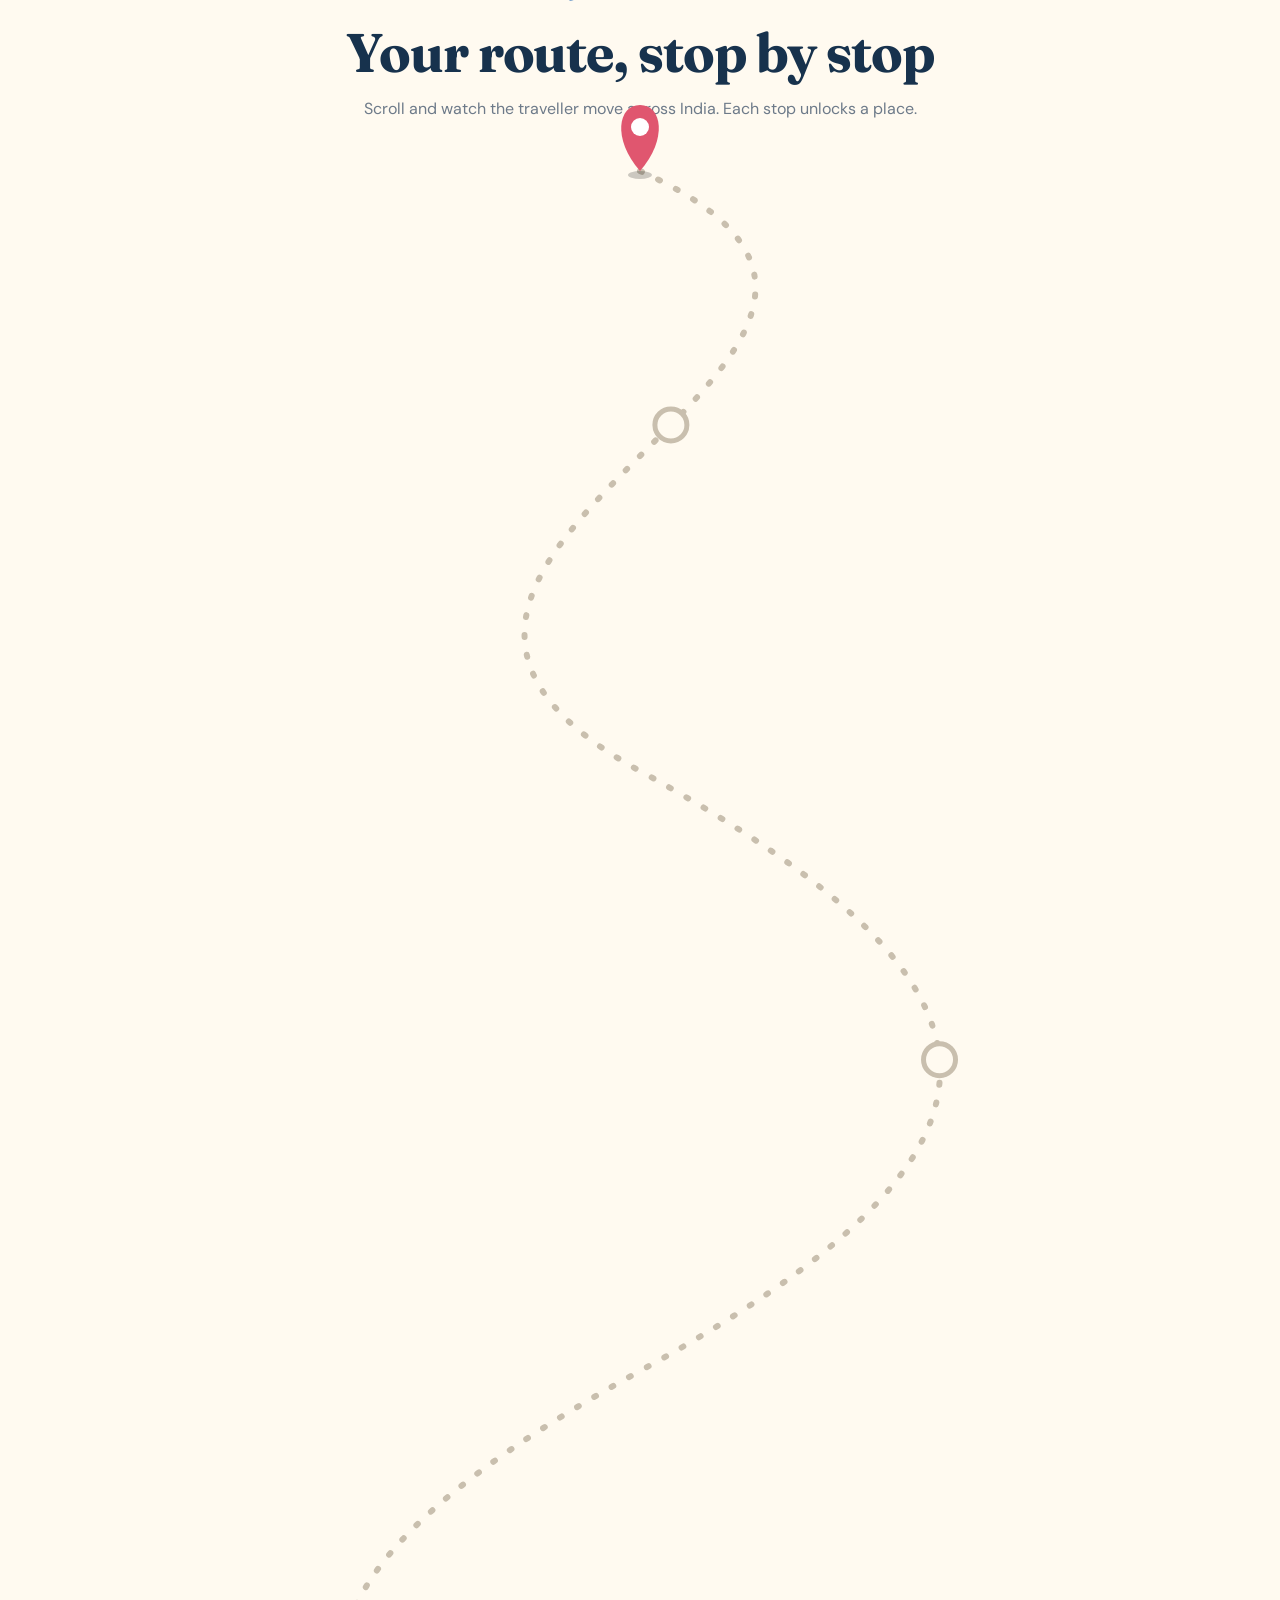
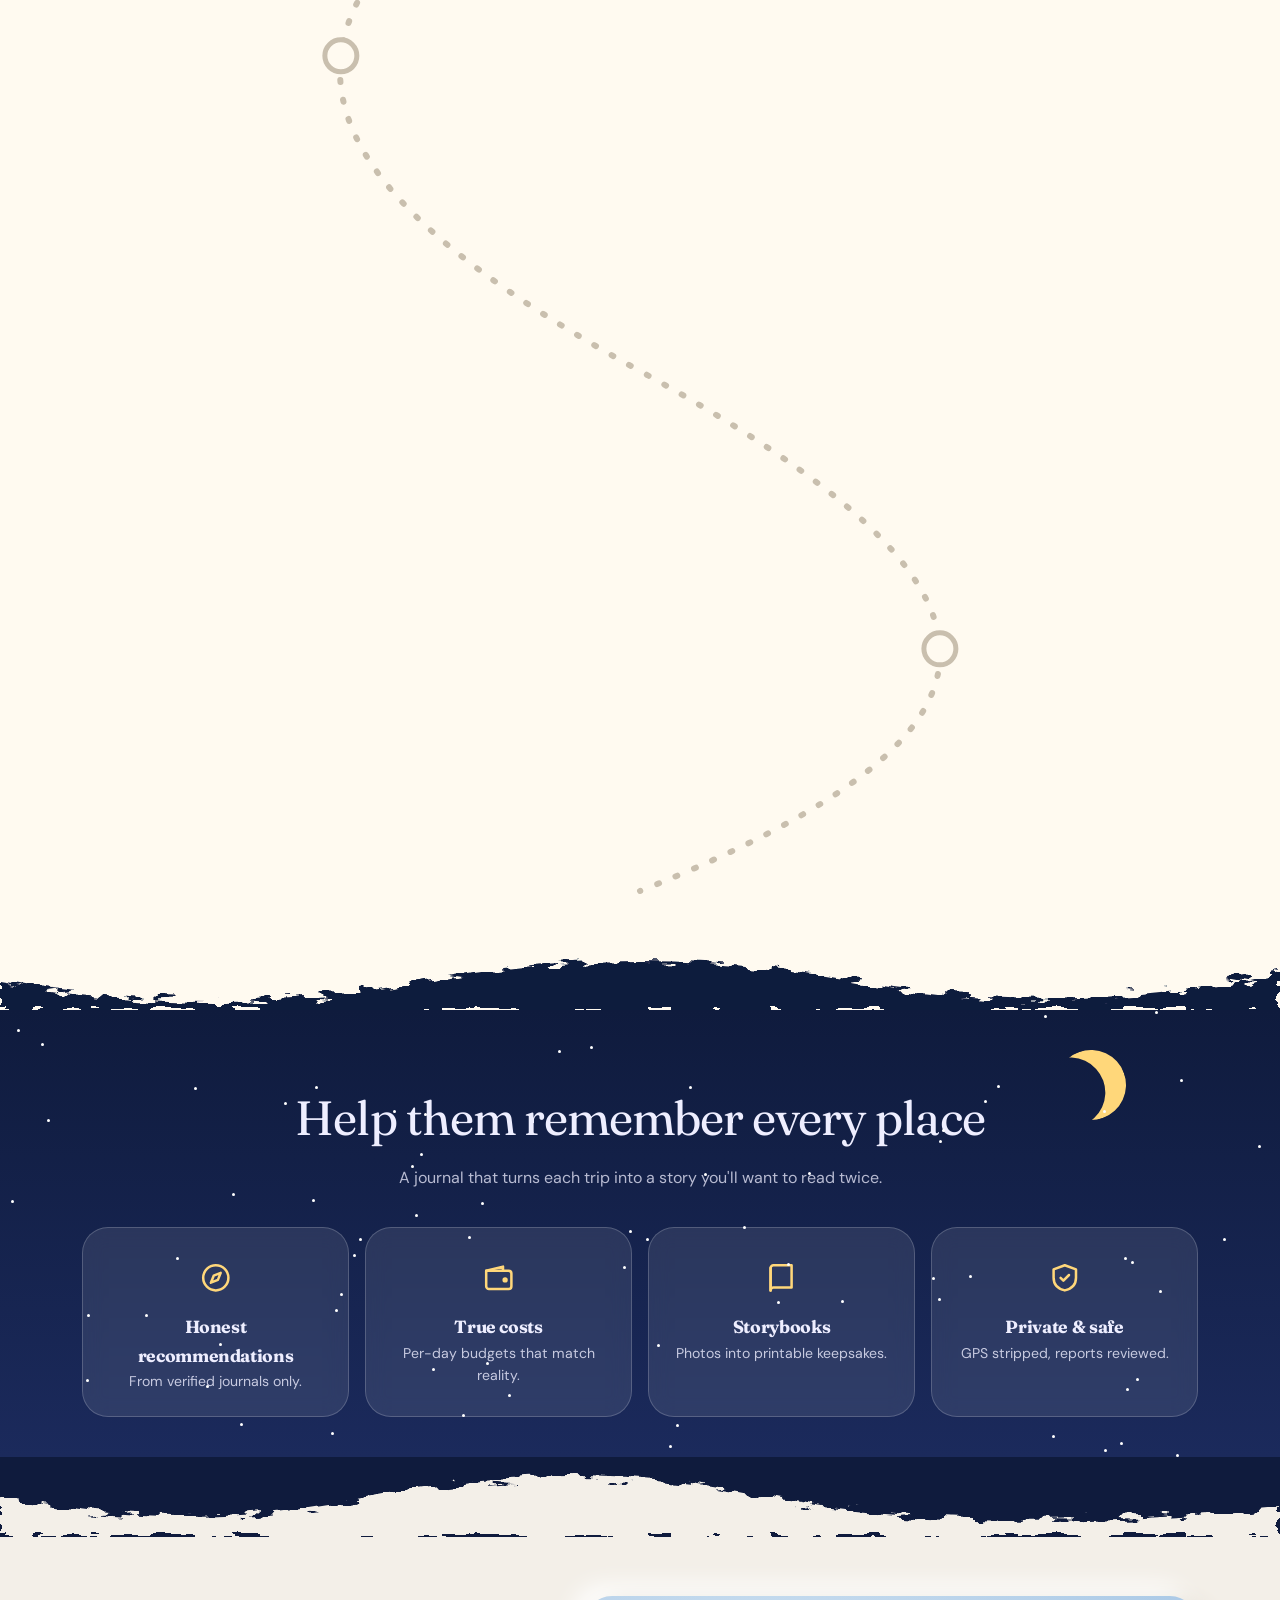
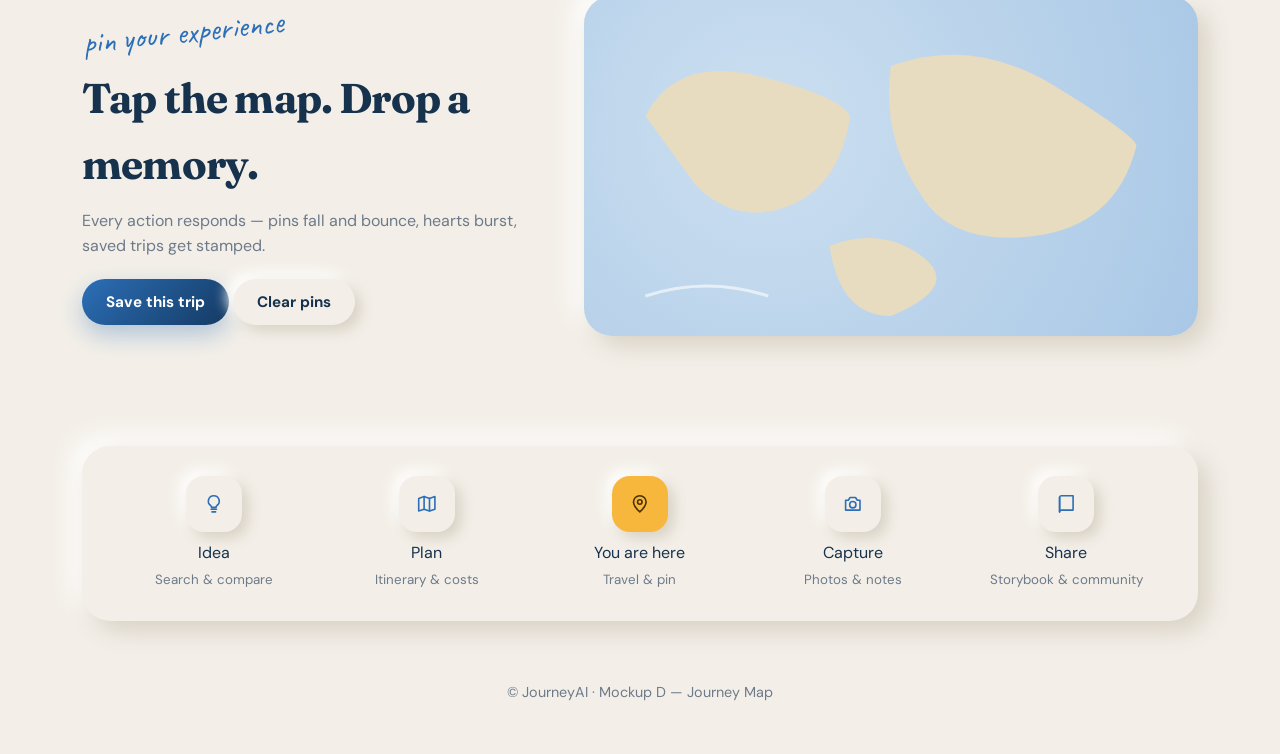
<file: mockups/d-journey-map.html>
<!doctype html><html lang="en"><head><meta charset="utf-8"><meta name="viewport" content="width=device-width,initial-scale=1">
<title>JourneyAI — Mockup D · Journey Map</title>
<link href="https://fonts.googleapis.com/css2?family=Caveat:wght@600&family=DM+Sans:wght@400;500;700&family=Fraunces:opsz,wght@9..144,400;9..144,600;9..144,800&display=swap" rel="stylesheet">
<style>
:root{--bg:#f3efe8;--ink:#17324d;--mut:#6d7a89;--sea:#2c6fb7;--deep:#143a63;--sun:#f6b73c;--rose:#e0566f;--leaf:#3c9b72;--sh1:#d8d1c4;--sh2:#ffffff}
*{box-sizing:border-box;margin:0}html{scroll-behavior:smooth}
body{background:var(--bg);color:var(--ink);font:16px/1.6 'DM Sans',system-ui,sans-serif;overflow-x:hidden}
h1,h2,h3,.serif{font-family:Fraunces,serif;letter-spacing:-.02em}
.hand{font-family:Caveat,cursive;font-size:2rem;color:var(--sea);transform:rotate(-6deg);display:inline-block}
.neu{background:var(--bg);box-shadow:10px 10px 24px var(--sh1),-10px -10px 24px var(--sh2);border-radius:28px}
.wrap{max-width:1160px;margin:auto;padding:0 22px}
/* progress */
.prog{position:fixed;top:0;left:0;height:4px;width:0;background:linear-gradient(90deg,var(--sea),var(--sun),var(--rose));z-index:60;border-radius:0 4px 4px 0}
/* top bar */
.top{display:flex;align-items:center;gap:18px;padding:22px 0}
.logo{font:800 1.4rem Fraunces,serif;display:flex;align-items:center;gap:8px}
.top .sp{flex:1}
.search{display:flex;align-items:center;gap:10px;padding:12px 22px;border-radius:99px;min-width:min(340px,50vw);color:var(--mut);box-shadow:inset 6px 6px 14px var(--sh1),inset -6px -6px 14px var(--sh2)}
.av{width:48px;height:48px;border-radius:50%;background:linear-gradient(135deg,var(--sun),var(--rose));box-shadow:6px 6px 14px var(--sh1),-6px -6px 14px var(--sh2)}
/* buttons + ripple */
.btn{position:relative;overflow:hidden;border:0;cursor:pointer;font:700 .95rem 'DM Sans';padding:13px 24px;border-radius:99px;color:#fff;background:linear-gradient(135deg,var(--sea),var(--deep));box-shadow:0 10px 24px #2c6fb755;transition:transform .2s cubic-bezier(.3,1.6,.5,1),box-shadow .2s}
.btn:hover{transform:translateY(-2px) scale(1.03)}.btn:active{transform:scale(.94)}
.btn.soft{color:var(--ink);background:var(--bg);box-shadow:6px 6px 14px var(--sh1),-6px -6px 14px var(--sh2)}
.rip{position:absolute;border-radius:50%;background:#ffffff66;transform:scale(0);animation:rip .6s ease-out forwards;pointer-events:none}
@keyframes rip{to{transform:scale(4);opacity:0}}
/* hero */
.hero{display:grid;grid-template-columns:1.6fr 1fr;gap:26px;padding-bottom:50px}
.hello h1{font-size:clamp(2rem,4.4vw,3.2rem);line-height:1.05}.hello p{color:var(--mut)}
.blob{position:relative;min-height:460px;overflow:hidden;border-radius:70px 190px 90px 160px;animation:morph 14s ease-in-out infinite alternate;box-shadow:12px 12px 30px var(--sh1),-12px -12px 30px var(--sh2)}
@keyframes morph{50%{border-radius:150px 80px 170px 70px}100%{border-radius:90px 150px 70px 190px}}
.blob svg.scene{position:absolute;inset:0;width:100%;height:100%}
.blob .txt{position:relative;color:#fff;padding:64px 56px;max-width:480px;text-shadow:0 2px 14px #0a2a5066}
.blob .txt small{letter-spacing:.2em;font-size:.75rem;opacity:.9}.blob h2{font-size:clamp(2.2rem,5vw,3.8rem);line-height:1;margin:10px 0 8px}
.blob .btn{background:#ffffff30;backdrop-filter:blur(8px);border:1.5px solid #fff;box-shadow:none;margin-top:14px}
.side{display:grid;gap:22px}
.weather{position:relative;overflow:hidden;color:#fff;padding:26px;border-radius:60px 110px 70px 120px;background:linear-gradient(160deg,#3b82c8,#1b4f8f);min-height:210px;box-shadow:10px 10px 24px var(--sh1),-10px -10px 24px var(--sh2)}
.weather b{font:800 3.4rem Fraunces,serif;display:block;line-height:1}
.sunr{position:absolute;right:-20px;top:-20px;width:120px;height:120px;border-radius:50%;background:radial-gradient(circle,#ffe08a,var(--sun));box-shadow:0 0 60px #ffd36a;animation:pulse 4s ease-in-out infinite}
@keyframes pulse{50%{transform:scale(1.12)}}
.trip{padding:22px;display:flex;gap:14px;align-items:center}.trip i{width:64px;height:64px;border-radius:18px;background:linear-gradient(135deg,#f6b73c,#e0566f)}
.ph{position:absolute;pointer-events:none}
/* cloud parallax */
.cloud{position:absolute;width:140px;height:44px;border-radius:44px;background:#fff;opacity:.85;filter:blur(1px)}.cloud::before,.cloud::after{content:"";position:absolute;background:#fff;border-radius:50%}
.cloud::before{width:60px;height:60px;left:22px;top:-28px}.cloud::after{width:46px;height:46px;left:70px;top:-20px}
/* wave dividers */
.wave{display:block;width:100%;height:80px}
/* journey */
#journey{position:relative;transition:background 1s;padding:30px 0 0}
.jhead{text-align:center;padding:30px 22px 10px}.jhead h2{font-size:clamp(2rem,4.6vw,3.4rem)}.jhead p{color:var(--mut)}
.map{position:relative;max-width:1000px;margin:0 auto}
.map svg.path{display:block;width:100%;height:auto;overflow:visible}
.stop{position:absolute;width:min(300px,40vw);transform:translate(-50%,-50%) translateX(var(--dx)) scale(.6) rotate(var(--r));opacity:0;transition:transform .9s cubic-bezier(.2,1.5,.4,1),opacity .6s;padding:14px;z-index:2}
.stop.on{opacity:1;transform:translate(-50%,-50%) translateX(var(--dx)) scale(1) rotate(0)}
.stop .scn{height:130px;border-radius:20px;overflow:hidden;margin-bottom:12px;position:relative}.stop .scn svg{width:100%;height:100%;display:block}
.stop h3{font-size:1.35rem}.stop small{color:var(--mut)}
.lvl{position:absolute;top:-14px;left:18px;background:var(--sun);color:#4a3200;font:800 .72rem 'DM Sans';letter-spacing:.1em;padding:5px 12px;border-radius:8px;box-shadow:0 6px 14px #0003;transform:rotate(-4deg)}
.row{display:flex;gap:10px;margin-top:12px;align-items:center}
.heart{position:relative;width:42px;height:42px;border-radius:50%;border:0;background:var(--bg);box-shadow:5px 5px 11px var(--sh1),-5px -5px 11px var(--sh2);cursor:pointer;font-size:1.15rem;transition:transform .25s cubic-bezier(.3,1.8,.5,1)}
.heart.on{color:var(--rose);animation:pop .5s}@keyframes pop{40%{transform:scale(1.5)}}
.pinchip{display:inline-block;width:12px;height:12px;border-radius:50%;background:var(--rose);animation:ping 1.8s infinite}
@keyframes ping{0%{box-shadow:0 0 0 0 #e0566f88}100%{box-shadow:0 0 0 18px #e0566f00}}
/* night */
.night{position:relative;background:linear-gradient(#0f1b3d,#1b2a5c);color:#eef;padding:70px 0 40px;overflow:hidden}
.night h2{text-align:center;font-size:clamp(1.8rem,4vw,3rem);font-weight:400}.night p.s{text-align:center;opacity:.75;max-width:560px;margin:8px auto 36px}
.star{position:absolute;width:3px;height:3px;border-radius:50%;background:#fff;animation:tw 3s infinite}@keyframes tw{50%{opacity:.15;transform:scale(.6)}}
.moon{position:absolute;right:12%;top:40px;width:70px;height:70px;border-radius:50%;box-shadow:inset -22px 0 0 0 #ffd77a;transform:rotate(-20deg);animation:pulse 6s infinite}
.cards{display:grid;grid-template-columns:repeat(4,1fr);gap:16px;position:relative}
.fc{background:#ffffff18;border:1px solid #ffffff30;backdrop-filter:blur(10px);border-radius:26px;padding:24px;text-align:center;transition:transform .4s cubic-bezier(.2,1.4,.4,1),background .3s}
.fc:hover{transform:translateY(-10px) rotate(-1.5deg);background:#ffffff26}.fc .e{font-size:2rem;display:block;margin-bottom:8px}.fc h3{font-size:1.1rem}.fc p{font-size:.88rem;opacity:.8}
/* pin your experience */
.pinbox{padding:60px 0}.pinbox .grid{display:grid;grid-template-columns:1fr 1.3fr;gap:30px;align-items:center}
.world{position:relative;height:340px;overflow:hidden;cursor:crosshair;background:radial-gradient(circle at 30% 40%,#ccdff0,#a9c8e6)}
.world svg{position:absolute;inset:0;width:100%;height:100%}
.dropped{position:absolute;width:30px;height:30px;transform:translate(-50%,-100%);animation:drop .8s cubic-bezier(.3,1.6,.5,1)}
.dropped::before{content:"";position:absolute;inset:0;background:var(--rose);border-radius:50% 50% 50% 0;transform:rotate(-45deg);box-shadow:0 8px 14px #0004}
.dropped::after{content:"";position:absolute;left:10px;top:9px;width:10px;height:10px;background:#fff;border-radius:50%}
@keyframes drop{0%{transform:translate(-50%,-420%) scale(.6);opacity:0}60%{opacity:1}100%{transform:translate(-50%,-100%)}}
.ring{position:absolute;width:20px;height:20px;border:3px solid var(--rose);border-radius:50%;transform:translate(-50%,-50%) scale(0);animation:ring 1s .5s ease-out forwards}@keyframes ring{to{transform:translate(-50%,-50%) scale(5);opacity:0}}
.conf{position:fixed;width:9px;height:9px;border-radius:2px;pointer-events:none;z-index:99}
.toast{position:fixed;left:50%;bottom:28px;transform:translate(-50%,140%);background:var(--ink);color:#fff;padding:14px 22px;border-radius:99px;z-index:90;box-shadow:0 14px 40px #0005;transition:transform .5s cubic-bezier(.2,1.6,.4,1)}.toast.on{transform:translate(-50%,0)}
.stamp{position:absolute;right:18px;top:18px;border:3px solid var(--leaf);color:var(--leaf);font:800 .85rem 'DM Sans';letter-spacing:.14em;padding:4px 12px;border-radius:8px;transform:rotate(-12deg) scale(3);opacity:0;pointer-events:none}
.stamp.go{animation:stamp .5s cubic-bezier(.2,1.4,.4,1) forwards}@keyframes stamp{to{transform:rotate(-12deg) scale(1);opacity:1}}
/* adventure map */
.steps{display:grid;grid-template-columns:repeat(5,1fr);gap:10px;padding:30px;margin:50px 0;text-align:center;position:relative}
.steps div{position:relative}.steps b{display:grid;place-items:center;width:56px;height:56px;margin:0 auto 8px;border-radius:18px;background:var(--bg);box-shadow:6px 6px 14px var(--sh1),-6px -6px 14px var(--sh2);font-size:1.4rem;transition:transform .4s cubic-bezier(.3,1.8,.5,1)}
.steps div:hover b{transform:translateY(-8px) rotate(-8deg)}.steps .here b{background:var(--sun);animation:bob 1.6s ease-in-out infinite}@keyframes bob{50%{transform:translateY(-8px)}}
footer{text-align:center;color:var(--mut);padding:10px 0 50px;font-size:.9rem}
.rv{opacity:0;transform:translateY(34px);transition:1s cubic-bezier(.2,.9,.3,1)}.rv.in{opacity:1;transform:none}
@media(max-width:860px){.hero,.pinbox .grid{grid-template-columns:1fr}.cards{grid-template-columns:1fr 1fr}.steps{grid-template-columns:1fr 1fr}.blob .txt{padding:46px 30px}.search{display:none}
 .stop{left:50%!important;width:min(290px,84vw);transform:translate(-50%,0) translateY(var(--dy)) scale(.6);--dx:0px}.stop.on{transform:translate(-50%,0) translateY(var(--dy)) scale(1)}}
@media(prefers-reduced-motion:reduce){*{animation:none!important;transition:none!important}.stop,.rv{opacity:1!important;transform:translate(-50%,-50%) translateX(var(--dx))!important}.rv{transform:none!important}}
/* torn paper edges between sections */
.wave path{filter:url(#torn)}
/* floating leaves at different depths */
.leaves{position:fixed;inset:0;pointer-events:none;z-index:40;overflow:hidden}
.leaf{position:absolute;will-change:translate;opacity:.9}.leaf i{display:block;font-style:normal;animation:sway var(--d,7s) ease-in-out infinite alternate}
@keyframes sway{from{transform:rotate(-18deg) translateX(-10px)}to{transform:rotate(22deg) translateX(14px)}}
/* dot nav */
.dotnav{position:fixed;right:16px;top:50%;transform:translateY(-50%);display:grid;gap:12px;z-index:55}
.dotnav button{width:12px;height:12px;border-radius:50%;border:2px solid var(--ink);background:transparent;cursor:pointer;padding:0;opacity:.45;transition:transform .35s cubic-bezier(.3,1.8,.5,1),background .3s,opacity .3s}
.dotnav button.on{background:var(--rose);border-color:var(--rose);opacity:1;transform:scale(1.5)}
.dotnav button:hover{opacity:1;transform:scale(1.4)}
/* glass search */
.glass{display:grid;grid-template-columns:repeat(4,1fr) auto;gap:6px;align-items:center;padding:12px 12px 12px 22px;border-radius:99px;background:linear-gradient(135deg,#ffffffcc,#ffffff77);backdrop-filter:blur(16px);border:1px solid #fff;box-shadow:0 20px 50px #2b4a7022,inset 0 1px 0 #fff;margin-bottom:26px}
.glass label{padding:4px 16px;border-right:1px solid #1732421a;display:block}.glass label:nth-of-type(4){border:0}
.glass small{display:block;font-weight:700;font-size:.78rem}.glass input{border:0;background:none;font:inherit;color:var(--mut);width:100%;outline:0}
.perks{display:grid;grid-template-columns:repeat(4,1fr);gap:14px;margin-bottom:46px}
.perks div{display:flex;gap:12px;align-items:center;padding:6px 10px}.perks b{width:46px;height:46px;border-radius:16px;display:grid;place-items:center;background:var(--bg);box-shadow:5px 5px 11px var(--sh1),-5px -5px 11px var(--sh2)}
.perks span{font-weight:700}.perks small{display:block;color:var(--mut);font-weight:400}
.phead{display:flex;justify-content:space-between;align-items:flex-end;margin-bottom:20px;flex-wrap:wrap;gap:10px}.phead h2{font-size:clamp(1.7rem,3.4vw,2.4rem)}.eyebrow{color:#b98a2c;letter-spacing:.16em;font-weight:700}
.dgrid{display:grid;grid-template-columns:repeat(4,1fr);gap:18px;padding-bottom:40px}
.dc{position:relative;aspect-ratio:3/4;border-radius:26px;overflow:hidden;cursor:pointer;box-shadow:10px 10px 24px var(--sh1),-10px -10px 24px var(--sh2);transition:transform .5s cubic-bezier(.2,1.3,.4,1)}
.dc:hover{transform:translateY(-10px) rotate(-1deg)}
.dc>svg{position:absolute;inset:0;width:100%;height:100%;transition:transform .8s cubic-bezier(.2,.8,.2,1)}.dc:hover>svg{transform:scale(1.12)}
.dc .tag{position:absolute;top:14px;left:14px;background:#fff;border-radius:99px;padding:5px 12px;font-size:.78rem;font-weight:700;z-index:2}
.dc .inf{position:absolute;inset:auto 0 0;padding:60px 18px 16px;color:#fff;background:linear-gradient(transparent,#0b1d33cc);z-index:2}
.dc .inf h3{font-size:1.2rem}.dc .inf p{font-size:.82rem;opacity:.9}
@media(max-width:860px){.glass{grid-template-columns:1fr 1fr;border-radius:28px}.glass label{border:0}.glass .btn{grid-column:1/-1}.perks,.dgrid{grid-template-columns:1fr 1fr}.dotnav{right:8px}}
.ic{width:1em;height:1em;vertical-align:-.14em;fill:none;stroke:currentColor;stroke-width:1.8;stroke-linecap:round;stroke-linejoin:round;flex:none}
.perks b,.steps b{color:var(--sea);font-size:1.35rem}.fc .e{color:#ffd77a;font-size:2.1rem}.logo .ic{color:var(--sea);font-size:1.5rem}.heart .ic{width:19px;height:19px;vertical-align:middle}.heart.on .ic{fill:currentColor}.dc .tag .ic,.dc .inf .ic{width:.95em;height:.95em}.dc .inf .ic{fill:#ffd77a;stroke:#ffd77a}.stamp .ic{vertical-align:-.12em}.btn .ic{width:1.05em;height:1.05em;vertical-align:-.17em}.hand .ic{width:.8em;height:.8em;fill:currentColor;stroke:none}.steps .here b{color:#4a3200}.toast .ic{color:#7fe3a8}
</style></head><body>
<svg width="0" height="0" style="position:absolute" aria-hidden="true"><defs>
<symbol id="i-compass" viewBox="0 0 24 24"><circle cx="12" cy="12" r="9"/><path d="M15.5 8.5l-2 5-5 2 2-5z"/></symbol>
<symbol id="i-search" viewBox="0 0 24 24"><circle cx="11" cy="11" r="7"/><path d="M20 20l-4-4"/></symbol>
<symbol id="i-pin" viewBox="0 0 24 24"><path d="M12 21s-7-6.2-7-11a7 7 0 0114 0c0 4.8-7 11-7 11z"/><circle cx="12" cy="10" r="2.5"/></symbol>
<symbol id="i-wallet" viewBox="0 0 24 24"><path d="M3 7h16a2 2 0 012 2v9a2 2 0 01-2 2H5a2 2 0 01-2-2z"/><path d="M3 7l12-3v3"/><circle cx="16.5" cy="13.5" r="1"/></symbol>
<symbol id="i-map" viewBox="0 0 24 24"><path d="M9 4L3 6v14l6-2 6 2 6-2V4l-6 2z"/><path d="M9 4v14M15 6v14"/></symbol>
<symbol id="i-shield" viewBox="0 0 24 24"><path d="M12 3l8 3v6c0 5-3.5 8-8 9-4.5-1-8-4-8-9V6z"/><path d="M9 12l2 2 4-4"/></symbol>
<symbol id="i-book" viewBox="0 0 24 24"><path d="M4 5a2 2 0 012-2h13v16H6a2 2 0 00-2 2z"/><path d="M4 21V5"/></symbol>
<symbol id="i-bulb" viewBox="0 0 24 24"><path d="M9 18h6M10 21h4M12 3a6 6 0 00-3.5 10.9c.6.5 1 1.2 1 2.1h5c0-.9.4-1.6 1-2.1A6 6 0 0012 3z"/></symbol>
<symbol id="i-camera" viewBox="0 0 24 24"><path d="M4 8h3l2-3h6l2 3h3v11H4z"/><circle cx="12" cy="13" r="3.5"/></symbol>
<symbol id="i-heart" viewBox="0 0 24 24"><path d="M12 20s-8-5-8-11a4.5 4.5 0 018-2.5A4.5 4.5 0 0120 9c0 6-8 11-8 11z"/></symbol>
<symbol id="i-check" viewBox="0 0 24 24"><path d="M5 12.5l4.5 4.5L19 7.5"/></symbol>
<symbol id="i-star" viewBox="0 0 24 24"><path d="M12 3l2.7 5.6 6.1.9-4.4 4.3 1 6.1L12 17l-5.4 2.9 1-6.1L3.2 9.5l6.1-.9z"/></symbol>
<symbol id="i-spark" viewBox="0 0 24 24"><path d="M12 3c.5 5 2 6.5 7 7-5 .5-6.5 2-7 7-.5-5-2-6.5-7-7 5-.5 6.5-2 7-7z"/></symbol>
<symbol id="i-arrow" viewBox="0 0 24 24"><path d="M5 12h14M13 6l6 6-6 6"/></symbol>
<symbol id="i-leaf" viewBox="0 0 24 24"><path d="M5 19C5 9 11 4 20 4c0 9-5 15-15 15z" fill="currentColor" stroke="none"/><path d="M5 19l8-8" stroke="#ffffff88"/></symbol>
</defs></svg>
<div class="prog" id="prog"></div>
<svg width="0" height="0" style="position:absolute"><filter id="torn" x="-5%" y="-30%" width="110%" height="160%"><feTurbulence type="fractalNoise" baseFrequency=".035 .12" numOctaves="3" seed="7"/><feDisplacementMap in="SourceGraphic" scale="22"/></filter></svg>
<div class="leaves" id="leaves" aria-hidden="true"></div>
<nav class="dotnav" id="dotnav" aria-label="Sections"></nav>
<div class="wrap">
 <div class="top"><div class="logo"><svg class="ic"><use href="#i-compass"/></svg> JourneyAI</div><div class="sp"></div><div class="search neu"><svg class="ic"><use href="#i-search"/></svg> Search destinations…</div><div class="av"></div></div>
 <section class="hero">
  <div>
   <div class="hello" style="margin-bottom:22px"><h1>Hello, Explorer</h1><p>Discover places that real travellers loved — and keep the memories.</p></div>
   <div class="blob" id="blob">
    <svg class="scene" viewBox="0 0 800 520" preserveAspectRatio="xMidYMid slice"><defs>
     <linearGradient id="sky" x1="0" y1="0" x2="0" y2="1"><stop offset="0" stop-color="#2b4fa8"/><stop offset=".55" stop-color="#6aa5e0"/><stop offset="1" stop-color="#ffd58a"/></linearGradient>
     <linearGradient id="sea" x1="0" y1="0" x2="0" y2="1"><stop offset="0" stop-color="#2b78c4"/><stop offset="1" stop-color="#14467f"/></linearGradient></defs>
     <rect width="800" height="520" fill="url(#sky)"/>
     <circle cx="560" cy="250" r="46" fill="#ffe7a0" opacity=".95"><animate attributeName="r" values="46;52;46" dur="5s" repeatCount="indefinite"/></circle>
     <path d="M0 300 L120 230 L220 290 L340 220 L470 300 L800 300 L800 330 L0 330Z" fill="#4b6fb8" opacity=".7"/>
     <rect y="320" width="800" height="200" fill="url(#sea)"/>
     <g fill="none" stroke="#fff" stroke-width="2" opacity=".5"><path d="M0 360 q40 -12 80 0 t80 0 t80 0 t80 0 t80 0 t80 0 t80 0 t80 0 t80 0 t80 0"><animateTransform attributeName="transform" type="translate" values="0 0;-80 0" dur="4s" repeatCount="indefinite"/></path><path d="M0 410 q40 -12 80 0 t80 0 t80 0 t80 0 t80 0 t80 0 t80 0 t80 0 t80 0 t80 0" opacity=".6"><animateTransform attributeName="transform" type="translate" values="-80 0;0 0" dur="5s" repeatCount="indefinite"/></path></g>
     <path d="M0 520 L0 400 Q120 380 220 420 L330 470 L420 520Z" fill="#f4ece0"/><path d="M60 410 q18 -50 36 0z" fill="#2f5db0"/><path d="M130 420 q20 -62 40 0z" fill="#2f5db0"/><rect x="62" y="410" width="32" height="40" fill="#fff"/><rect x="132" y="420" width="36" height="46" fill="#fff"/>
     <path d="M420 520 q40 -30 80 -10" fill="#f4ece0"/>
     <g fill="#fff"><path d="M600 380 l22 -50 l22 50z"/><path d="M660 420 l16 -36 l16 36z" opacity=".8"><animateTransform attributeName="transform" type="translate" values="0 0;10 -2;0 0" dur="6s" repeatCount="indefinite"/></path></g>
    </svg>
    <div class="txt"><small>FEATURED DESTINATION</small><h2>Goa</h2><div class="serif" style="font-size:1.4rem;margin-bottom:8px">India</div><p>Golden sunsets, white churches and a sea that never rushes you.</p><button class="btn rp" onclick="document.getElementById('journey').scrollIntoView()">Start the journey <svg class="ic"><use href="#i-arrow"/></svg></button></div>
    <div class="cloud ph" data-par=".25" style="top:10%;left:52%"></div><div class="cloud ph" data-par=".4" style="top:26%;left:68%;transform:scale(.7)"></div>
   </div>
  </div>
  <div class="side">
   <div style="text-align:center"><span class="hand">Let's Explore <svg class="ic"><use href="#i-spark"/></svg></span></div>
   <div class="weather"><div class="sunr"></div><b>27°</b>Sunny<div style="margin-top:50px;background:#ffffff33;display:inline-block;padding:6px 14px;border-radius:99px;font-size:.85rem"><svg class="ic"><use href="#i-pin"/></svg> Goa, India</div></div>
   <div class="trip neu"><i></i><div><small style="color:var(--mut)">Upcoming trip</small><h3 style="font-size:1.1rem">Goa & Gokarna</h3><small>12 – 18 Dec · 2 people</small></div></div>
  </div>
 </section>
</div>

<div class="wrap" id="explore">
 <form class="glass rv" onsubmit="event.preventDefault();toast('Finding places that match')">
  <label><small>Where to?</small><input placeholder="Goa, Leh, Kerala…"></label>
  <label><small>When</small><input placeholder="Add dates"></label>
  <label><small>Budget / day</small><input placeholder="₹3,000"></label>
  <label><small>Travellers</small><input placeholder="2 people"></label>
  <button class="btn rp">Search <svg class="ic"><use href="#i-search"/></svg></button>
 </form>
 <div class="perks rv"><div><b><svg class="ic"><use href="#i-compass"/></svg></b><span>Verified journals<small>Real travellers only</small></span></div><div><b><svg class="ic"><use href="#i-wallet"/></svg></b><span>True costs<small>Per-day, predicted</small></span></div><div><b><svg class="ic"><use href="#i-map"/></svg></b><span>Instant itinerary<small>Any place in India</small></span></div><div><b><svg class="ic"><use href="#i-shield"/></svg></b><span>Private by default<small>GPS stripped</small></span></div></div>
 <div class="phead rv"><div><small class="eyebrow">EXPLORE THE BEST</small><h2 class="serif">Popular destinations</h2></div><a class="btn soft rp" href="#">View all <svg class="ic"><use href="#i-arrow"/></svg></a></div>
 <div class="dgrid" id="dgrid"></div>
</div>
<svg class="wave" viewBox="0 0 1440 80" preserveAspectRatio="none" style="margin-bottom:-1px"><path d="M0 40 Q180 0 360 30 T720 30 T1080 30 T1440 20 V80 H0Z" fill="#fffaf0"/></svg>
<section id="journey" style="background:#fffaf0">
 <div class="jhead rv"><span class="hand">scroll to travel</span><h2>Your route, stop by stop</h2><p>Scroll and watch the traveller move across India. Each stop unlocks a place.</p></div>
 <div class="map" id="map">
  <svg class="path" viewBox="0 0 1000 2400" id="psvg">
   <path id="base" d="M500 40 C900 220 100 420 500 640 S900 1020 500 1240 S100 1620 500 1840 S900 2200 500 2360" fill="none" stroke="#c9bfae" stroke-width="6" stroke-dasharray="2 18" stroke-linecap="round"/>
   <path id="fill" d="M500 40 C900 220 100 420 500 640 S900 1020 500 1240 S100 1620 500 1840 S900 2200 500 2360" fill="none" stroke="#e0566f" stroke-width="7" stroke-linecap="round"/>
   <g id="dots"></g>
   <g id="pin"><ellipse cx="0" cy="4" rx="12" ry="4" fill="#0003"/><g class="bobpin"><path d="M0 0 C-28 -32 -22 -66 0 -66 C22 -66 28 -32 0 0Z" fill="#e0566f"/><circle cx="0" cy="-44" r="9" fill="#fff"/></g></g>
  </svg>
 </div>
</section>
<svg class="wave" viewBox="0 0 1440 80" preserveAspectRatio="none" style="background:#fffaf0;display:block;margin-bottom:-1px"><path d="M0 50 Q240 90 480 50 T960 50 T1440 40 V80 H0Z" fill="#0f1b3d"/></svg>

<section class="night" id="night">
 <div class="moon"></div>
 <div class="wrap">
  <h2 class="rv">Help them remember every place</h2><p class="s rv">A journal that turns each trip into a story you'll want to read twice.</p>
  <div class="cards">
   <div class="fc rv"><span class="e"><svg class="ic"><use href="#i-compass"/></svg></span><h3>Honest recommendations</h3><p>From verified journals only.</p></div>
   <div class="fc rv" style="transition-delay:.1s"><span class="e"><svg class="ic"><use href="#i-wallet"/></svg></span><h3>True costs</h3><p>Per-day budgets that match reality.</p></div>
   <div class="fc rv" style="transition-delay:.2s"><span class="e"><svg class="ic"><use href="#i-book"/></svg></span><h3>Storybooks</h3><p>Photos into printable keepsakes.</p></div>
   <div class="fc rv" style="transition-delay:.3s"><span class="e"><svg class="ic"><use href="#i-shield"/></svg></span><h3>Private &amp; safe</h3><p>GPS stripped, reports reviewed.</p></div>
  </div>
 </div>
</section>
<svg class="wave" viewBox="0 0 1440 80" preserveAspectRatio="none" style="background:#0f1b3d;display:block;margin-bottom:-1px"><path d="M0 40 Q200 80 420 40 T860 40 T1440 50 V80 H0Z" fill="#f3efe8"/></svg>

<div class="wrap">
 <section class="pinbox"><div class="grid">
  <div class="rv"><span class="hand">pin your experience</span><h2 style="font-size:clamp(1.8rem,3.6vw,2.6rem);margin:6px 0 10px">Tap the map. Drop a memory.</h2><p style="color:var(--mut);margin-bottom:20px">Every action responds — pins fall and bounce, hearts burst, saved trips get stamped.</p>
   <div style="position:relative;display:inline-block"><button class="btn rp" id="save">Save this trip</button></div> <button class="btn soft rp" id="reset">Clear pins</button><div class="stamp" id="stamp">SAVED <svg class="ic"><use href="#i-check"/></svg></div></div>
  <div class="world neu rv" id="world"><svg viewBox="0 0 600 340" preserveAspectRatio="none"><path d="M60 120 Q90 60 170 80 T260 120 Q250 190 200 210 T110 190Z" fill="#e8dcc0"/><path d="M300 70 Q380 40 460 90 T540 150 Q520 230 440 240 T330 200 Q290 140 300 70Z" fill="#e8dcc0"/><path d="M240 250 Q290 230 330 260 T300 320 Q250 320 240 250Z" fill="#e8dcc0"/><path d="M60 300 q60 -20 120 0" stroke="#fff" stroke-width="3" fill="none" opacity=".6"/></svg></div>
 </div></section>
 <section class="steps neu rv"><div><b><svg class="ic"><use href="#i-bulb"/></svg></b>Idea<br><small style="color:var(--mut)">Search &amp; compare</small></div><div><b><svg class="ic"><use href="#i-map"/></svg></b>Plan<br><small style="color:var(--mut)">Itinerary &amp; costs</small></div><div class="here"><b><svg class="ic"><use href="#i-pin"/></svg></b>You are here<br><small style="color:var(--mut)">Travel &amp; pin</small></div><div><b><svg class="ic"><use href="#i-camera"/></svg></b>Capture<br><small style="color:var(--mut)">Photos &amp; notes</small></div><div><b><svg class="ic"><use href="#i-book"/></svg></b>Share<br><small style="color:var(--mut)">Storybook &amp; community</small></div></section>
 <footer>© JourneyAI · Mockup D — Journey Map</footer>
</div>
<div class="toast" id="toast"></div>

<script>
const IC=n=>'<svg class="ic"><use href="#i-'+n+'"/></svg>';
const $=s=>document.querySelector(s),clamp=(v,a,b)=>Math.max(a,Math.min(b,v));
const RM=matchMedia('(prefers-reduced-motion:reduce)').matches;
/* ripple on every .rp / .btn */
document.addEventListener('pointerdown',e=>{const b=e.target.closest('.btn');if(!b)return;const r=b.getBoundingClientRect(),d=Math.max(r.width,r.height),s=document.createElement('span');s.className='rip';s.style.cssText='width:'+d+'px;height:'+d+'px;left:'+(e.clientX-r.left-d/2)+'px;top:'+(e.clientY-r.top-d/2)+'px';b.appendChild(s);setTimeout(()=>s.remove(),650)});
/* toast */
let tt;function toast(m){const t=$('#toast');t.innerHTML=IC('check')+' '+m;t.classList.add('on');clearTimeout(tt);tt=setTimeout(()=>t.classList.remove('on'),2200)}
/* confetti / hearts burst */
function burst(x,y,items,n){for(let i=0;i<n;i++){const c=document.createElement('div');c.className='conf';c.style.left=x+'px';c.style.top=y+'px';const col=['#e0566f','#f6b73c','#2c6fb7','#3c9b72'][i%4];if(items){c.innerHTML=items;c.style.cssText+=';width:18px;height:18px;background:none;color:#e0566f'}else c.style.background=col;document.body.appendChild(c);const a=Math.random()*Math.PI*2,v=70+Math.random()*130;c.animate([{transform:'translate(0,0) rotate(0)',opacity:1},{transform:'translate('+Math.cos(a)*v+'px,'+(Math.sin(a)*v-60)+'px) rotate('+Math.random()*540+'deg)',opacity:1,offset:.6},{transform:'translate('+Math.cos(a)*v*1.1+'px,'+(Math.sin(a)*v+80)+'px) rotate(720deg)',opacity:0}],{duration:1100+Math.random()*400,easing:'cubic-bezier(.2,.8,.3,1)'}).onfinish=()=>c.remove()}}
/* stops data + scenes */
const STOPS=[
 {n:'Goa',s:'Beaches · 4 days',f:.1,c:['#fff3dd','#ffe9d6'],sky:['#ff9a62','#ffd58a'],sun:'#fff0b0',h:['#2b78c4','#14467f'],t:'sea'},
 {n:'Jaipur',s:'Palaces · 3 days',f:.36,c:['#fff0e0','#ffe3c4'],sky:['#f4a35c','#ffe0a8'],sun:'#fff2c4',h:['#d98b4a','#b5652d'],t:'dune'},
 {n:'Leh Ladakh',s:'Mountains · 7 days',f:.62,c:['#eef5ff','#dcebff'],sky:['#6fa2e6','#cfe6ff'],sun:'#fff',h:['#6c86b8','#3c4f82'],t:'peak'},
 {n:'Kerala',s:'Backwaters · 5 days',f:.88,c:['#eaf7ee','#d8f0e0'],sky:['#8bd0a8','#e3f7d2'],sun:'#fff6b8',h:['#3c9b72','#1f6b4c'],t:'palm'}];
function scene(o,i){const g='g'+i;let sh='';
 if(o.t==='sea')sh='<rect y="95" width="300" height="60" fill="'+o.h[0]+'"/><path d="M0 110 q25 -8 50 0 t50 0 t50 0 t50 0 t50 0 t50 0" stroke="#fff" fill="none" opacity=".6"><animateTransform attributeName="transform" type="translate" values="0 0;-50 0" dur="3s" repeatCount="indefinite"/></path>';
 else if(o.t==='dune')sh='<path d="M0 120 Q60 70 120 110 T300 100 V150 H0Z" fill="'+o.h[0]+'"/><path d="M0 140 Q90 100 180 135 T300 130 V150 H0Z" fill="'+o.h[1]+'"/>';
 else if(o.t==='peak')sh='<path d="M0 130 L60 60 L100 100 L160 40 L230 110 L270 80 L300 120 V150 H0Z" fill="'+o.h[0]+'"/><path d="M160 40 L140 66 L160 60 L178 70Z" fill="#fff"/><path d="M0 150 V125 Q80 105 160 130 T300 125 V150Z" fill="'+o.h[1]+'"/>';
 else sh='<path d="M0 130 Q80 100 160 125 T300 115 V150 H0Z" fill="'+o.h[0]+'"/><rect y="132" width="300" height="20" fill="'+o.h[1]+'"/><g stroke="#2b5d3f" stroke-width="5" fill="none"><path d="M70 130 Q72 90 80 60"/><path d="M80 60 q-30 -6 -40 14 M80 60 q30 -8 40 12 M80 60 q-8 -26 -28 -26 M80 60 q10 -28 30 -22"/></g>';
 return '<svg viewBox="0 0 300 150" preserveAspectRatio="xMidYMid slice"><defs><linearGradient id="'+g+'" x1="0" y1="0" x2="0" y2="1"><stop offset="0" stop-color="'+o.sky[0]+'"/><stop offset="1" stop-color="'+o.sky[1]+'"/></linearGradient></defs><rect width="300" height="150" fill="url(#'+g+')"/><circle cx="230" cy="48" r="20" fill="'+o.sun+'"/>'+sh+'</svg>'}
/* build journey */
const base=$('#base'),fill=$('#fill'),pin=$('#pin'),map=$('#map'),dots=$('#dots'),L=base.getTotalLength();
fill.style.strokeDasharray=L;fill.style.strokeDashoffset=L;
STOPS.forEach((o,i)=>{const p=base.getPointAtLength(o.f*L);o.p=p;
 const d=document.createElementNS('http://www.w3.org/2000/svg','circle');d.setAttribute('cx',p.x);d.setAttribute('cy',p.y);d.setAttribute('r',16);d.setAttribute('fill','#fffaf0');d.setAttribute('stroke','#c9bfae');d.setAttribute('stroke-width','5');dots.appendChild(d);o.dot=d;
 const side=p.x>500?-1:1,el=document.createElement('div');el.className='stop neu';
 el.style.left=(p.x/10)+'%';el.style.top=(p.y/24)+'%';el.style.setProperty('--dx',side*(window.innerWidth>860?190:0)+'px');el.style.setProperty('--dy','50px');el.style.setProperty('--r',side*6+'deg');
 el.style.background='linear-gradient(160deg,'+o.c[0]+','+o.c[1]+')';
 el.innerHTML='<span class="lvl">STOP 0'+(i+1)+'</span><div class="scn">'+scene(o,i)+'</div><h3 class="serif">'+o.n+'</h3><small>'+o.s+'</small><div class="row"><button class="btn rp" style="padding:9px 16px;font-size:.82rem" data-pinit="'+o.n+'">'+IC('pin')+' Pin it</button><button class="heart" aria-label="Like">'+IC('heart')+'</button></div>';
 map.appendChild(el);o.el=el});
function upd(){
 const dh=document.documentElement;$('#prog').style.width=scrollY/(dh.scrollHeight-innerHeight)*100+'%';
 const r=$('#journey').getBoundingClientRect(),mr=map.getBoundingClientRect();
 const p=RM?1:clamp((innerHeight*.55-mr.top)/mr.height,0,1);
 const pt=base.getPointAtLength(p*L);pin.setAttribute('transform','translate('+pt.x+','+pt.y+')');fill.style.strokeDashoffset=L*(1-p);
 STOPS.forEach(o=>{const on=p>=o.f-.015;if(on&&!o.el.classList.contains('on')){o.el.classList.add('on');o.dot.setAttribute('fill','#e0566f');o.dot.setAttribute('stroke','#fff');const b=o.el.getBoundingClientRect();toast('Arrived in '+o.n)}else if(!on&&o.el.classList.contains('on')){o.el.classList.remove('on');o.dot.setAttribute('fill','#fffaf0');o.dot.setAttribute('stroke','#c9bfae')}});
 const act=STOPS.filter(o=>o.el.classList.contains('on')).pop();$('#journey').style.background=act?'linear-gradient(#fffaf0,'+act.c[1]+')':'#fffaf0';
 document.querySelectorAll('[data-par]').forEach(c=>c.style.translate=(scrollY*c.dataset.par*-.4)+'px '+(scrollY*c.dataset.par*.2)+'px')}
addEventListener('scroll',upd,{passive:true});addEventListener('resize',upd);upd();
/* pin-it + heart actions */
document.addEventListener('click',e=>{
 const h=e.target.closest('.heart');if(h){h.classList.toggle('on');if(h.classList.contains('on')){const r=h.getBoundingClientRect();burst(r.left+21,r.top+21,IC('heart'),9);toast('Added to favourites')}}
 const p=e.target.closest('[data-pinit]');if(p){const r=p.getBoundingClientRect();burst(r.left+r.width/2,r.top,null,22);toast(p.dataset.pinit+' pinned to your journal')}});
/* map drop pins */
const world=$('#world');world.addEventListener('click',e=>{const r=world.getBoundingClientRect(),x=e.clientX-r.left,y=e.clientY-r.top;
 const d=document.createElement('div');d.className='dropped';d.style.left=x+'px';d.style.top=y+'px';const g=document.createElement('div');g.className='ring';g.style.left=x+'px';g.style.top=y+'px';world.append(d,g);setTimeout(()=>g.remove(),1600);toast('Memory pinned')});
$('#reset').onclick=()=>{world.querySelectorAll('.dropped').forEach(d=>d.animate([{opacity:1},{opacity:0,transform:'translate(-50%,-160%) scale(.4)'}],{duration:400}).onfinish=()=>d.remove())};
$('#save').onclick=function(){const r=this.getBoundingClientRect();burst(r.left+r.width/2,r.top+r.height/2,null,34);this.innerHTML=IC('check')+' Saved';const s=$('#stamp');s.classList.remove('go');void s.offsetWidth;s.classList.add('go');toast('Trip saved to your journal')};
/* destination cards reuse the scene art */
const DEST=[['Goa','Goa','Sunsets and slow beaches','4.8',0],['Jaipur','Rajasthan','Pink palaces, desert light','4.7',1],['Leh Ladakh','Ladakh','High passes, endless sky','4.9',2],['Kerala','Kerala','Backwaters and spice hills','4.8',3]];
$('#dgrid').innerHTML=DEST.map((d,i)=>'<div class="dc rv" style="transition-delay:'+i*.1+'s"><span class="tag">'+IC('pin')+' '+d[1]+'</span>'+scene(STOPS[d[4]],'d'+i)+'<div class="inf"><h3 class="serif">'+d[0]+'</h3><p>'+d[2]+'</p><p>'+IC('star')+' '+d[3]+'</p></div></div>').join('');
document.querySelectorAll('.dc').forEach(c=>c.addEventListener('click',()=>toast('Opening '+c.querySelector('h3').textContent)));
/* floating leaves, three depths (small+sharp far, big+blurred near) */
const LV=$('#leaves'),LEAF=['#d9822b','#7bb661','#c4472d','#4f9a6a'];const leaves=[];
for(let i=0;i<9;i++){const near=i%3,l=document.createElement('div');l.className='leaf';const sz=[22,36,64][near];l.style.cssText='left:'+(Math.random()*96)+'%;top:'+(Math.random()*100)+'%;font-size:'+sz+'px;filter:blur('+[0,1,5][near]+'px)';l.innerHTML='<i style="--d:'+(5+Math.random()*5)+'s;color:'+LEAF[i%4]+'">'+IC('leaf')+'</i>';l.dataset.s=[.15,.35,.7][near];LV.appendChild(l);leaves.push(l)}
function leafUpd(){leaves.forEach(l=>{const s=+l.dataset.s,y=(scrollY*s)%(innerHeight+120);l.style.translate='0 '+(-y)+'px'})}
if(!RM){addEventListener('scroll',leafUpd,{passive:true});leafUpd()}else LV.remove();
/* dot nav */
const SECS=[['.hero','Home'],['#explore','Explore'],['#journey','Journey'],['#night','Why us'],['.pinbox','Pin']];const dn=$('#dotnav');
SECS.forEach((s,i)=>{const b=document.createElement('button');b.title=s[1];b.setAttribute('aria-label',s[1]);b.onclick=()=>$(s[0]).scrollIntoView({behavior:'smooth'});dn.appendChild(b)});
function dotUpd(){let k=0;SECS.forEach((s,i)=>{if($(s[0]).getBoundingClientRect().top<innerHeight*.5)k=i});[...dn.children].forEach((b,i)=>b.classList.toggle('on',i===k))}
addEventListener('scroll',dotUpd,{passive:true});dotUpd();
/* reveals + stars */
const io=new IntersectionObserver(es=>es.forEach(e=>{if(e.isIntersecting){e.target.classList.add('in');io.unobserve(e.target)}}),{threshold:.15});document.querySelectorAll('.rv').forEach(el=>io.observe(el));
const n=$('#night');for(let i=0;i<70;i++){const s=document.createElement('i');s.className='star';s.style.left=Math.random()*100+'%';s.style.top=Math.random()*100+'%';s.style.animationDelay=Math.random()*3+'s';n.appendChild(s)}
</script></body></html>
</file>
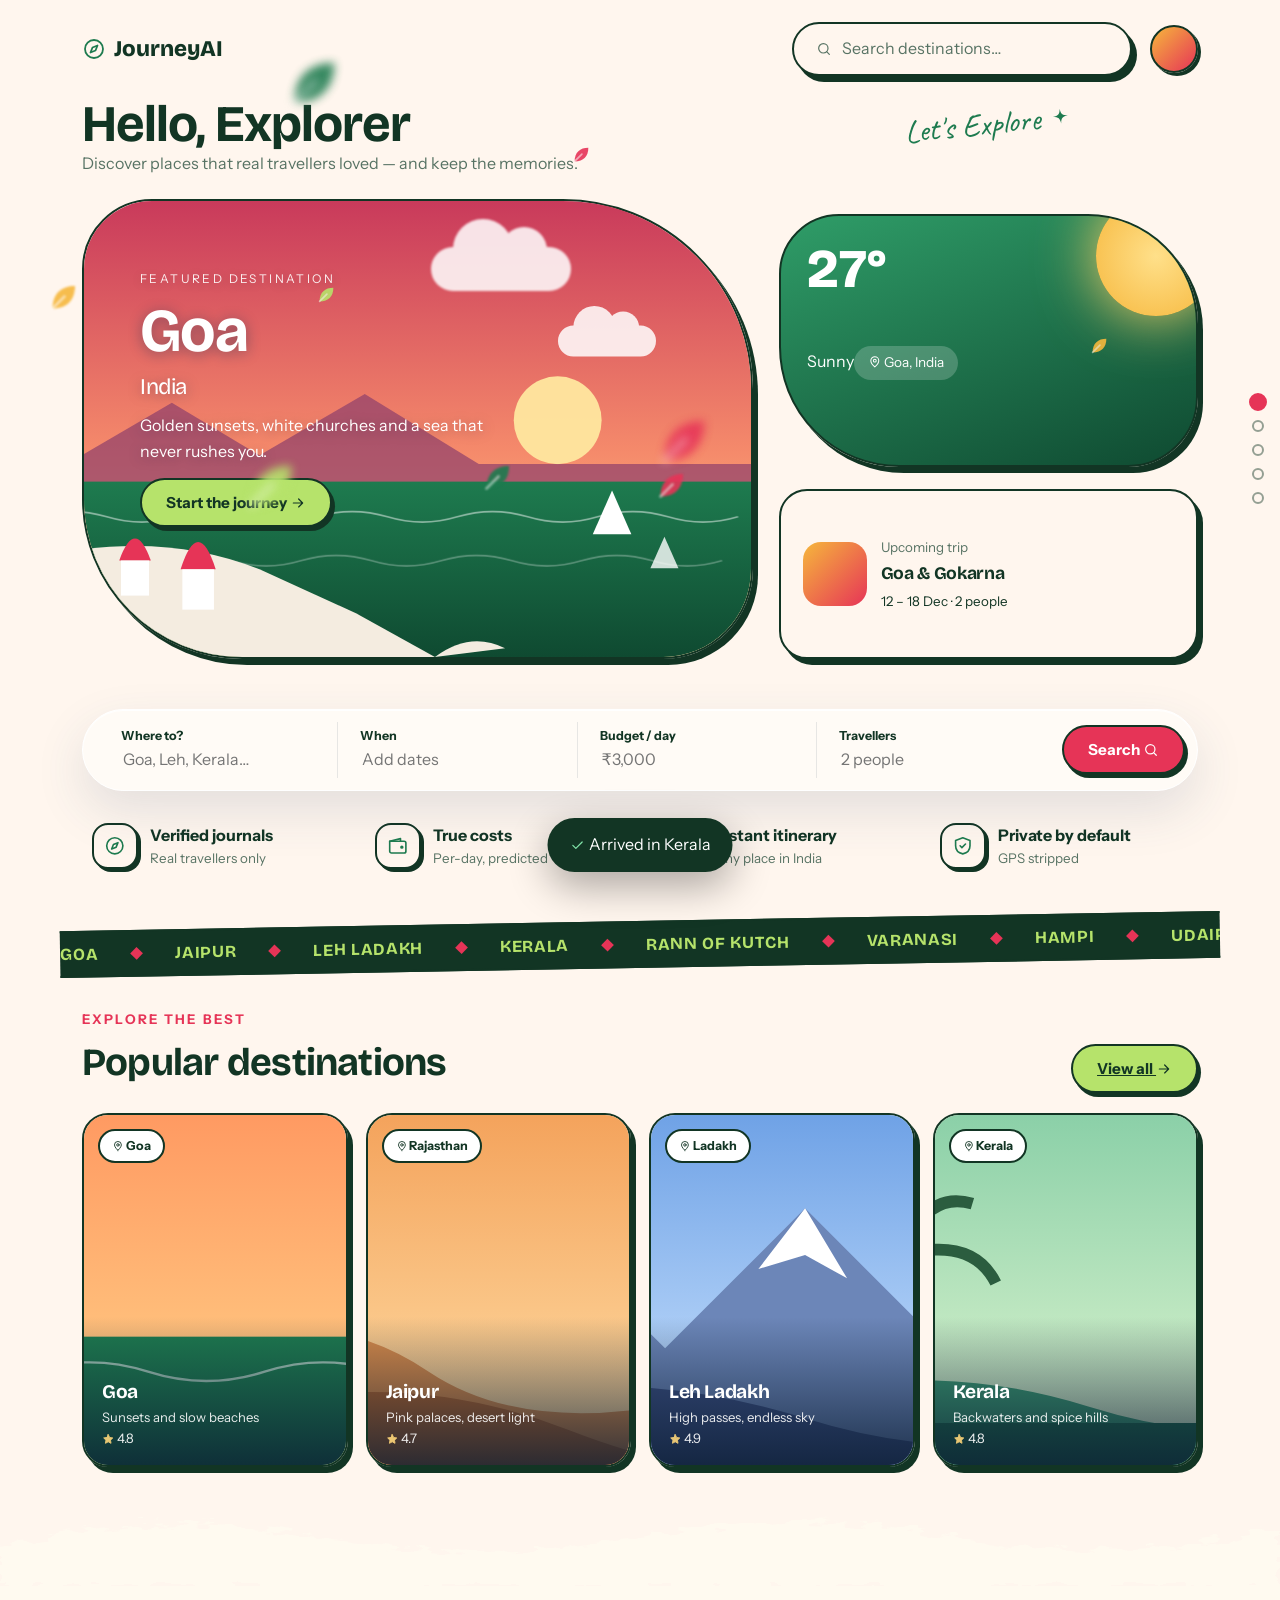
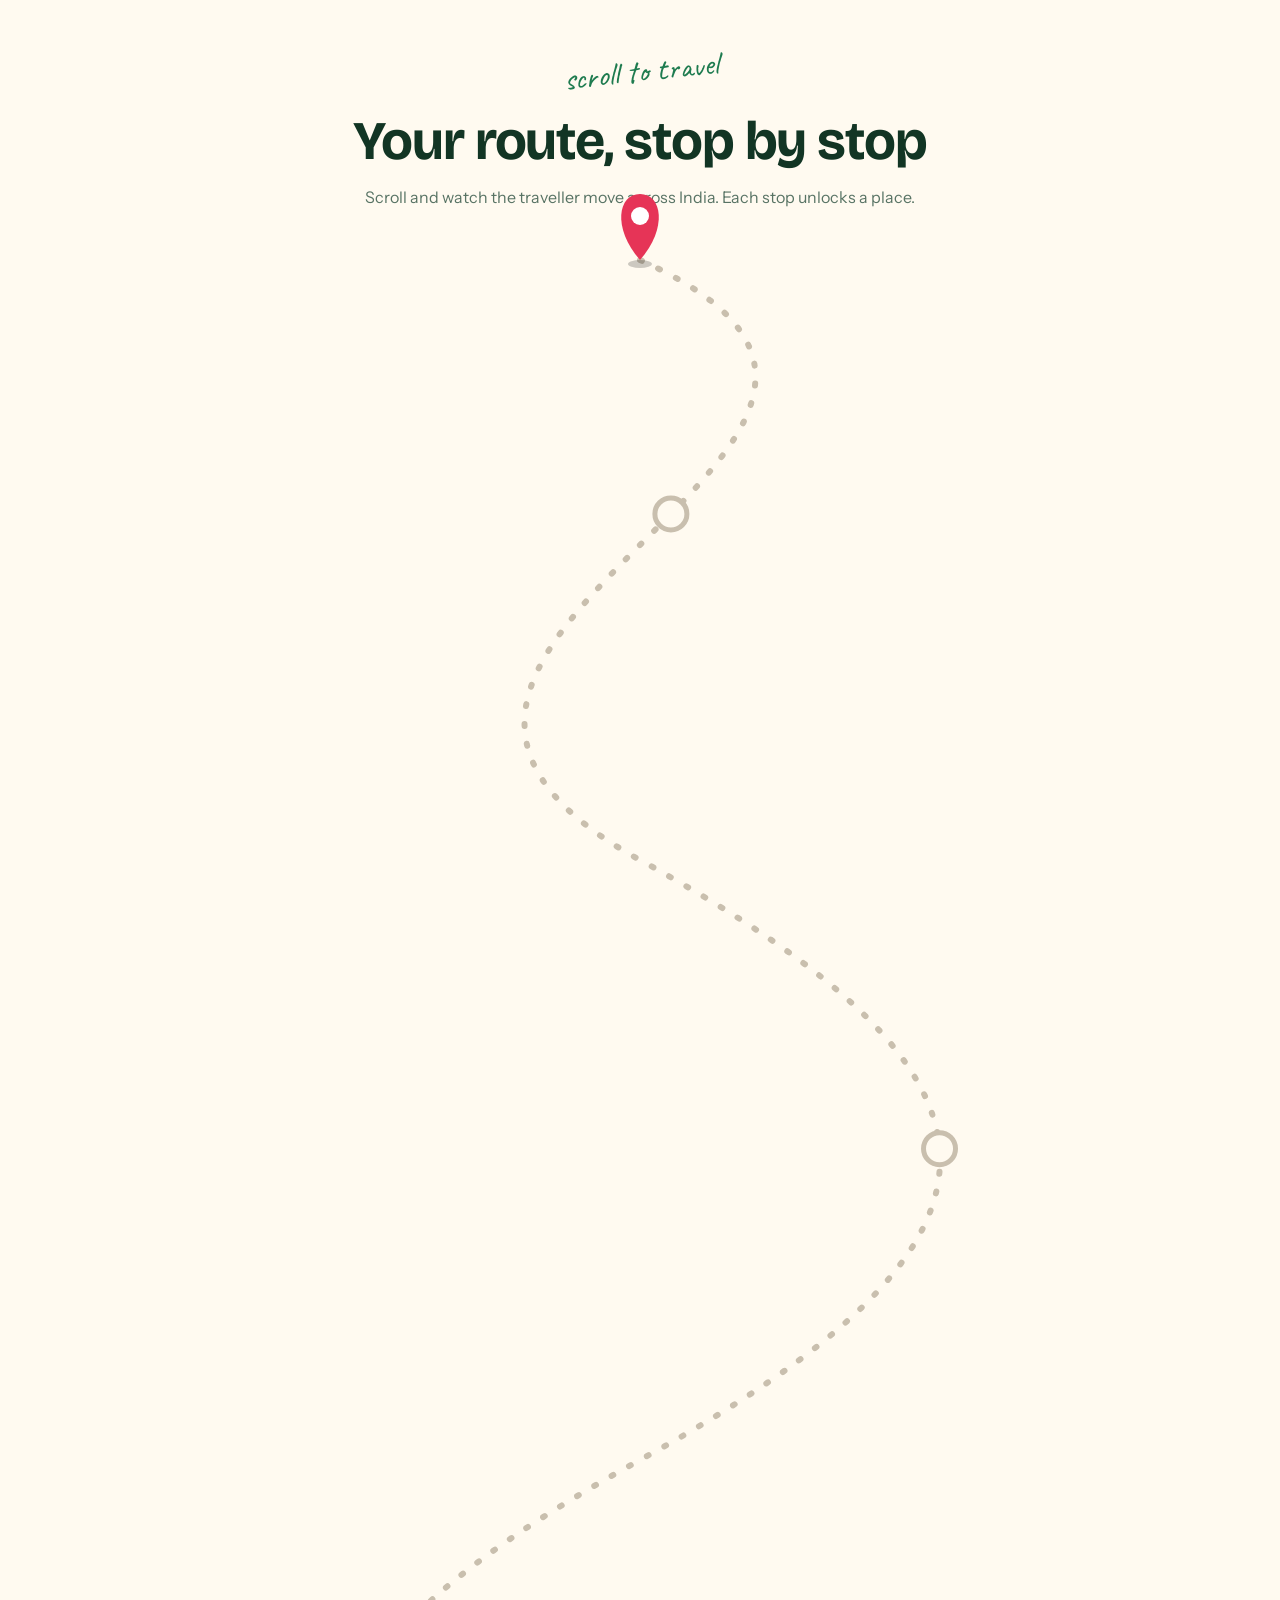
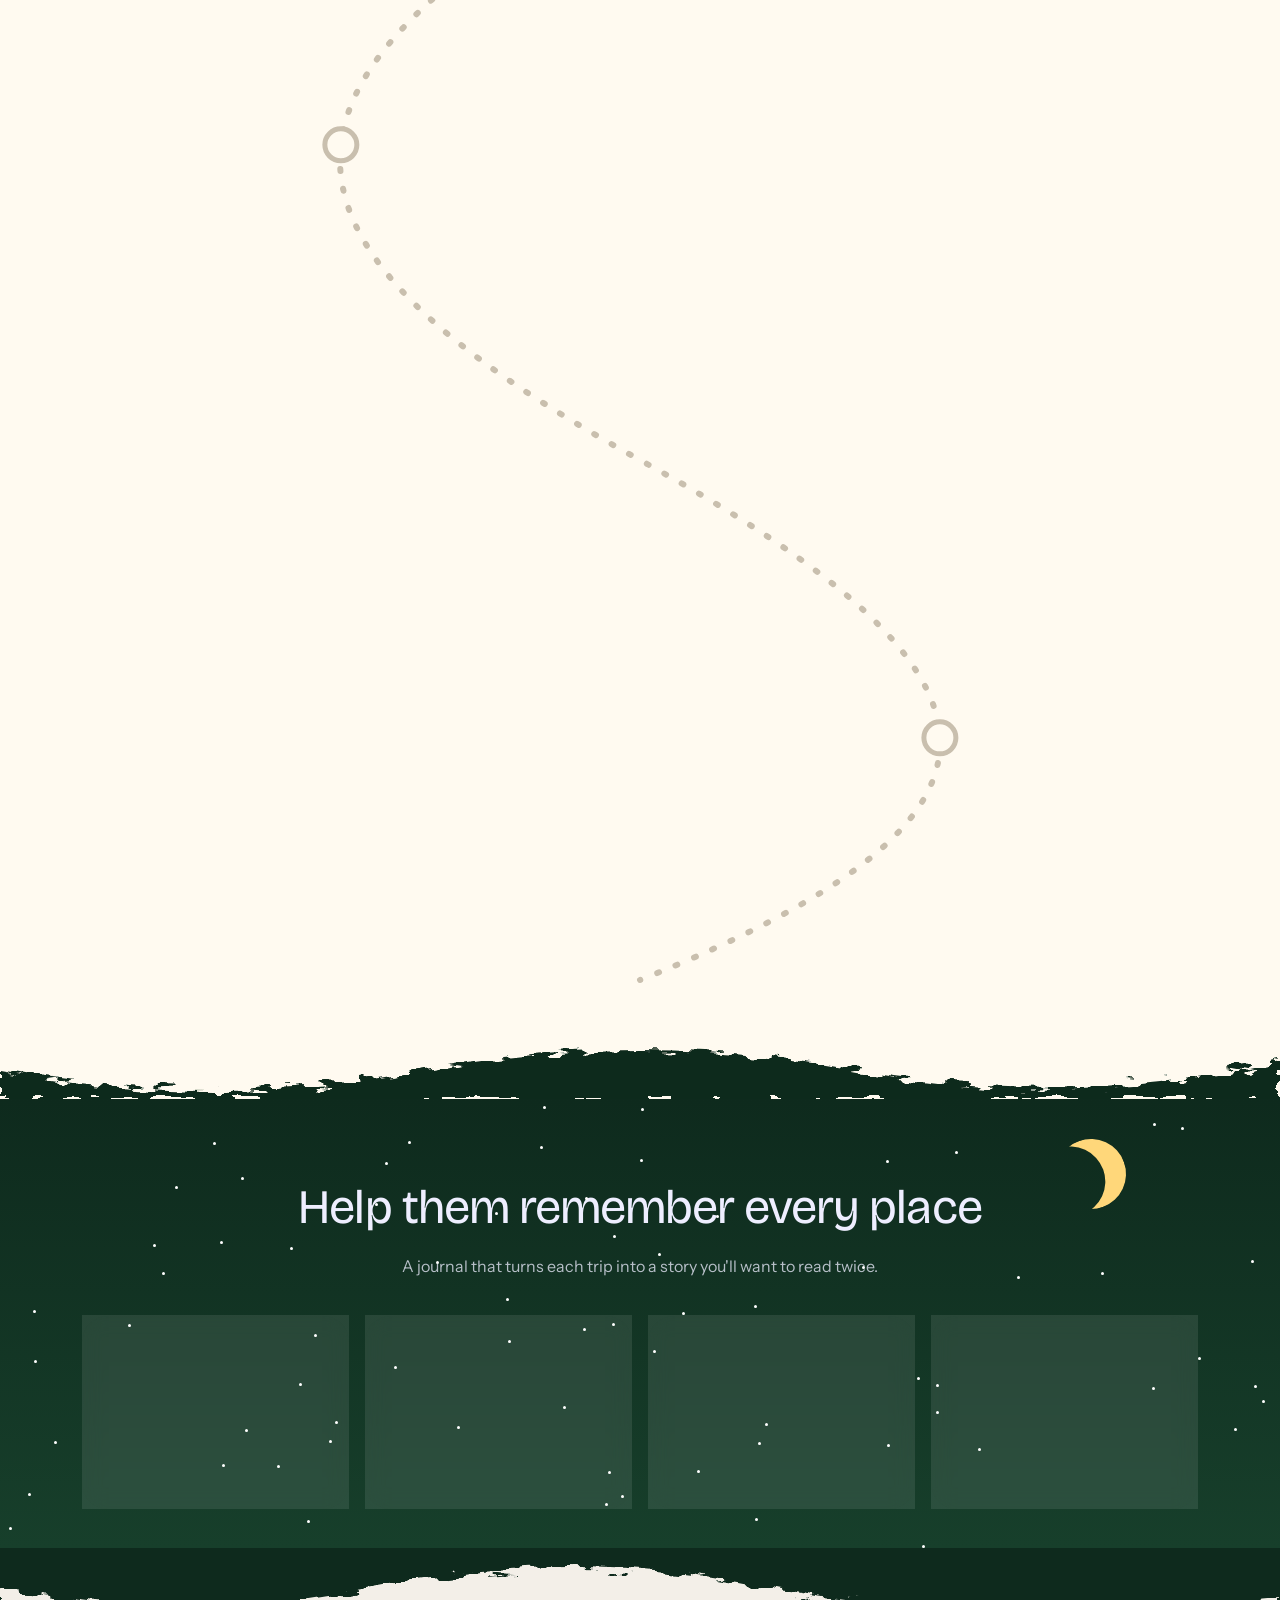
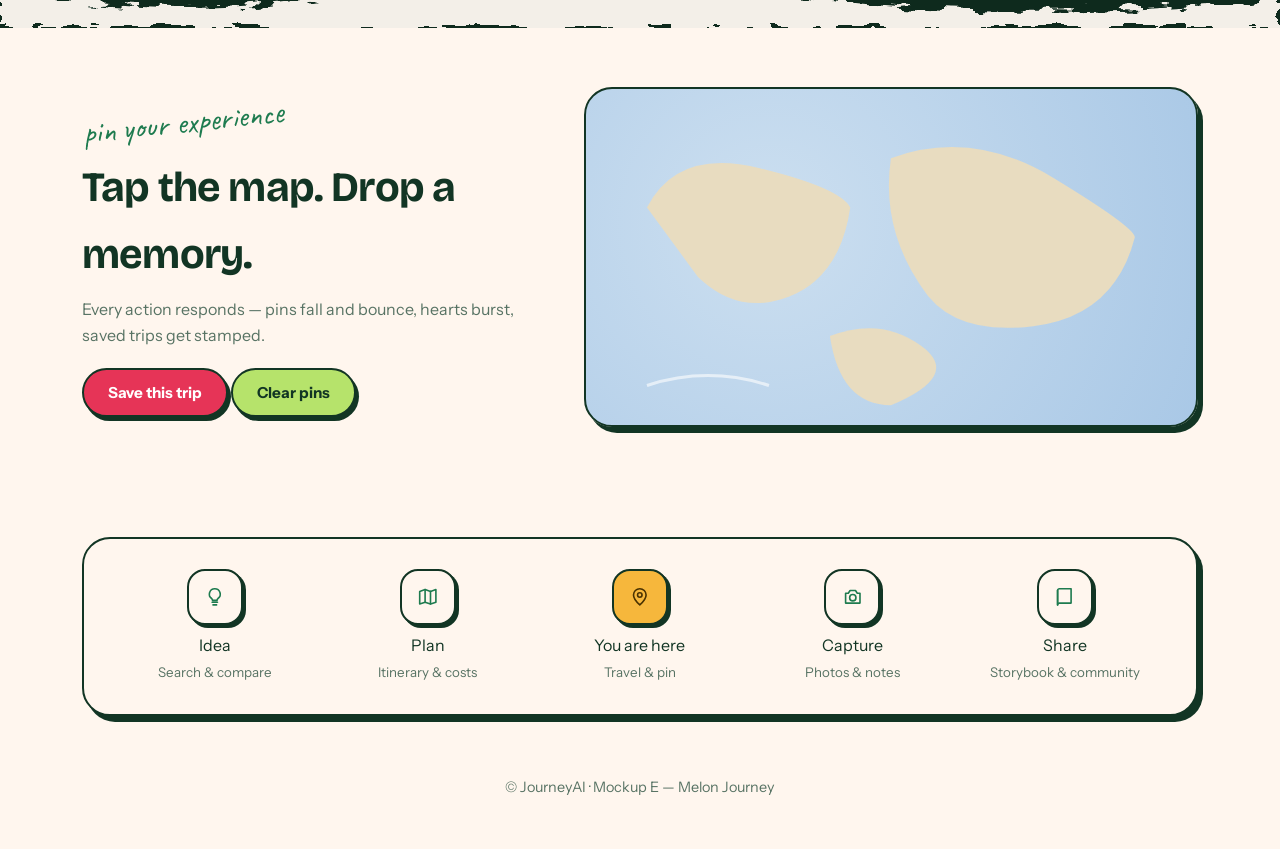
<file: mockups/e-melon-journey.html>
<!doctype html><html lang="en"><head><meta charset="utf-8"><meta name="viewport" content="width=device-width,initial-scale=1">
<title>JourneyAI — Mockup E · Melon Journey</title>
<link href="https://fonts.googleapis.com/css2?family=Bricolage+Grotesque:opsz,wght@12..96,500;12..96,700;12..96,800&family=Caveat:wght@600&family=Instrument+Sans:wght@400;500;600;700&display=swap" rel="stylesheet">
<style>
:root{--bg:#FFF6EE;--ink:#123524;--mut:#587364;--sea:#1E7B4F;--deep:#123524;--sun:#F6B73C;--rose:#E63457;--leaf:#1E7B4F;--sh1:#123524;--sh2:#123524;--lime:#B6E36B}
*{box-sizing:border-box;margin:0}html{scroll-behavior:smooth}
body{background:var(--bg);color:var(--ink);font:16px/1.6 'Instrument Sans',system-ui,sans-serif;overflow-x:hidden}
h1,h2,h3,.serif{font-family:'Bricolage Grotesque',sans-serif;letter-spacing:-.02em}
.hand{font-family:Caveat,cursive;font-size:2rem;color:var(--sea);transform:rotate(-6deg);display:inline-block}
.neu{background:var(--bg);border:2.5px solid var(--ink);box-shadow:5px 6px 0 var(--ink);border-radius:28px}
.wrap{max-width:1160px;margin:auto;padding:0 22px}
/* progress */
.prog{position:fixed;top:0;left:0;height:4px;width:0;background:linear-gradient(90deg,var(--sea),var(--sun),var(--rose));z-index:60;border-radius:0 4px 4px 0}
/* top bar */
.top{display:flex;align-items:center;gap:18px;padding:22px 0}
.logo{font:800 1.4rem 'Bricolage Grotesque',sans-serif;display:flex;align-items:center;gap:8px}
.top .sp{flex:1}
.search{display:flex;align-items:center;gap:10px;padding:12px 22px;border-radius:99px;min-width:min(340px,50vw);color:var(--mut);border:2.5px solid var(--ink);box-shadow:5px 6px 0 var(--ink)}
.av{width:48px;height:48px;border-radius:50%;background:linear-gradient(135deg,var(--sun),var(--rose));border:2.5px solid var(--ink);box-shadow:5px 6px 0 var(--ink)}
/* buttons + ripple */
.btn{position:relative;overflow:hidden;border:0;cursor:pointer;font:700 .95rem 'Instrument Sans';padding:13px 24px;border-radius:99px;color:#fff;background:linear-gradient(135deg,var(--sea),var(--deep));box-shadow:0 10px 24px #1E7B4F55;transition:transform .2s cubic-bezier(.3,1.6,.5,1),box-shadow .2s}
.btn:hover{transform:translateY(-2px) scale(1.03)}.btn:active{transform:scale(.94)}
.btn.soft{color:var(--ink);background:var(--bg);border:2.5px solid var(--ink);box-shadow:5px 6px 0 var(--ink)}
.rip{position:absolute;border-radius:50%;background:#ffffff66;transform:scale(0);animation:rip .6s ease-out forwards;pointer-events:none}
@keyframes rip{to{transform:scale(4);opacity:0}}
/* hero */
.hero{display:grid;grid-template-columns:1.6fr 1fr;gap:26px;padding-bottom:50px}
.hello h1{font-size:clamp(2rem,4.4vw,3.2rem);line-height:1.05}.hello p{color:var(--mut)}
.blob{position:relative;min-height:460px;overflow:hidden;border-radius:70px 190px 90px 160px;animation:morph 14s ease-in-out infinite alternate;border:2.5px solid var(--ink);box-shadow:5px 6px 0 var(--ink)}
@keyframes morph{50%{border-radius:150px 80px 170px 70px}100%{border-radius:90px 150px 70px 190px}}
.blob svg.scene{position:absolute;inset:0;width:100%;height:100%}
.blob .txt{position:relative;color:#fff;padding:64px 56px;max-width:480px;text-shadow:0 2px 14px #0a2a5066}
.blob .txt small{letter-spacing:.2em;font-size:.75rem;opacity:.9}.blob h2{font-size:clamp(2.2rem,5vw,3.8rem);line-height:1;margin:10px 0 8px}
.blob .btn{background:#ffffff30;backdrop-filter:blur(8px);border:1.5px solid #fff;box-shadow:none;margin-top:14px}
.side{display:grid;gap:22px}
.weather{position:relative;overflow:hidden;color:#fff;padding:26px;border-radius:60px 110px 70px 120px;background:linear-gradient(160deg,#2f9d68,#0f4a31);min-height:210px;border:2.5px solid var(--ink);box-shadow:5px 6px 0 var(--ink)}
.weather b{font:800 3.4rem 'Bricolage Grotesque',sans-serif;display:block;line-height:1}
.sunr{position:absolute;right:-20px;top:-20px;width:120px;height:120px;border-radius:50%;background:radial-gradient(circle,#ffe08a,var(--sun));box-shadow:0 0 60px #ffd36a;animation:pulse 4s ease-in-out infinite}
@keyframes pulse{50%{transform:scale(1.12)}}
.trip{padding:22px;display:flex;gap:14px;align-items:center}.trip i{width:64px;height:64px;border-radius:18px;background:linear-gradient(135deg,#f6b73c,#E63457)}
.ph{position:absolute;pointer-events:none}
/* cloud parallax */
.cloud{position:absolute;width:140px;height:44px;border-radius:44px;background:#fff;opacity:.85;filter:blur(1px)}.cloud::before,.cloud::after{content:"";position:absolute;background:#fff;border-radius:50%}
.cloud::before{width:60px;height:60px;left:22px;top:-28px}.cloud::after{width:46px;height:46px;left:70px;top:-20px}
/* wave dividers */
.wave{display:block;width:100%;height:80px}
/* journey */
#journey{position:relative;transition:background 1s;padding:30px 0 0}
.jhead{text-align:center;padding:30px 22px 10px}.jhead h2{font-size:clamp(2rem,4.6vw,3.4rem)}.jhead p{color:var(--mut)}
.map{position:relative;max-width:1000px;margin:0 auto}
.map svg.path{display:block;width:100%;height:auto;overflow:visible}
.stop{position:absolute;width:min(300px,40vw);transform:translate(-50%,-50%) translateX(var(--dx)) scale(.6) rotate(var(--r));opacity:0;transition:transform .9s cubic-bezier(.2,1.5,.4,1),opacity .6s;padding:14px;z-index:2}
.stop.on{opacity:1;transform:translate(-50%,-50%) translateX(var(--dx)) scale(1) rotate(0)}
.stop .scn{height:130px;border-radius:20px;overflow:hidden;margin-bottom:12px;position:relative}.stop .scn svg{width:100%;height:100%;display:block}
.stop h3{font-size:1.35rem}.stop small{color:var(--mut)}
.lvl{position:absolute;top:-14px;left:18px;background:var(--sun);color:#4a3200;font:800 .72rem 'Instrument Sans';letter-spacing:.1em;padding:5px 12px;border-radius:8px;box-shadow:0 6px 14px #0003;transform:rotate(-4deg)}
.row{display:flex;gap:10px;margin-top:12px;align-items:center}
.heart{position:relative;width:42px;height:42px;border-radius:50%;border:0;background:var(--bg);border:2.5px solid var(--ink);box-shadow:5px 6px 0 var(--ink);cursor:pointer;font-size:1.15rem;transition:transform .25s cubic-bezier(.3,1.8,.5,1)}
.heart.on{color:var(--rose);animation:pop .5s}@keyframes pop{40%{transform:scale(1.5)}}
.pinchip{display:inline-block;width:12px;height:12px;border-radius:50%;background:var(--rose);animation:ping 1.8s infinite}
@keyframes ping{0%{box-shadow:0 0 0 0 #E6345788}100%{box-shadow:0 0 0 18px #E6345700}}
/* night */
.night{position:relative;background:linear-gradient(#0e2a1d,#173f2b);color:#eef;padding:70px 0 40px;overflow:hidden}
.night h2{text-align:center;font-size:clamp(1.8rem,4vw,3rem);font-weight:400}.night p.s{text-align:center;opacity:.75;max-width:560px;margin:8px auto 36px}
.star{position:absolute;width:3px;height:3px;border-radius:50%;background:#fff;animation:tw 3s infinite}@keyframes tw{50%{opacity:.15;transform:scale(.6)}}
.moon{position:absolute;right:12%;top:40px;width:70px;height:70px;border-radius:50%;box-shadow:inset -22px 0 0 0 #ffd77a;transform:rotate(-20deg);animation:pulse 6s infinite}
.cards{display:grid;grid-template-columns:repeat(4,1fr);gap:16px;position:relative}
.fc{background:#ffffff18;border:1px solid #ffffff30;backdrop-filter:blur(10px);border-radius:26px;padding:24px;text-align:center;transition:transform .4s cubic-bezier(.2,1.4,.4,1),background .3s}
.fc:hover{transform:translateY(-10px) rotate(-1.5deg);background:#ffffff26}.fc .e{font-size:2rem;display:block;margin-bottom:8px}.fc h3{font-size:1.1rem}.fc p{font-size:.88rem;opacity:.8}
/* pin your experience */
.pinbox{padding:60px 0}.pinbox .grid{display:grid;grid-template-columns:1fr 1.3fr;gap:30px;align-items:center}
.world{position:relative;height:340px;overflow:hidden;cursor:crosshair;background:radial-gradient(circle at 30% 40%,#ccdff0,#a9c8e6)}
.world svg{position:absolute;inset:0;width:100%;height:100%}
.dropped{position:absolute;width:30px;height:30px;transform:translate(-50%,-100%);animation:drop .8s cubic-bezier(.3,1.6,.5,1)}
.dropped::before{content:"";position:absolute;inset:0;background:var(--rose);border-radius:50% 50% 50% 0;transform:rotate(-45deg);box-shadow:0 8px 14px #0004}
.dropped::after{content:"";position:absolute;left:10px;top:9px;width:10px;height:10px;background:#fff;border-radius:50%}
@keyframes drop{0%{transform:translate(-50%,-420%) scale(.6);opacity:0}60%{opacity:1}100%{transform:translate(-50%,-100%)}}
.ring{position:absolute;width:20px;height:20px;border:3px solid var(--rose);border-radius:50%;transform:translate(-50%,-50%) scale(0);animation:ring 1s .5s ease-out forwards}@keyframes ring{to{transform:translate(-50%,-50%) scale(5);opacity:0}}
.conf{position:fixed;width:9px;height:9px;border-radius:2px;pointer-events:none;z-index:99}
.toast{position:fixed;left:50%;bottom:28px;transform:translate(-50%,140%);background:var(--ink);color:#fff;padding:14px 22px;border-radius:99px;z-index:90;box-shadow:0 14px 40px #0005;transition:transform .5s cubic-bezier(.2,1.6,.4,1)}.toast.on{transform:translate(-50%,0)}
.stamp{position:absolute;right:18px;top:18px;border:3px solid var(--leaf);color:var(--leaf);font:800 .85rem 'Instrument Sans';letter-spacing:.14em;padding:4px 12px;border-radius:8px;transform:rotate(-12deg) scale(3);opacity:0;pointer-events:none}
.stamp.go{animation:stamp .5s cubic-bezier(.2,1.4,.4,1) forwards}@keyframes stamp{to{transform:rotate(-12deg) scale(1);opacity:1}}
/* adventure map */
.steps{display:grid;grid-template-columns:repeat(5,1fr);gap:10px;padding:30px;margin:50px 0;text-align:center;position:relative}
.steps div{position:relative}.steps b{display:grid;place-items:center;width:56px;height:56px;margin:0 auto 8px;border-radius:18px;background:var(--bg);border:2.5px solid var(--ink);box-shadow:5px 6px 0 var(--ink);font-size:1.4rem;transition:transform .4s cubic-bezier(.3,1.8,.5,1)}
.steps div:hover b{transform:translateY(-8px) rotate(-8deg)}.steps .here b{background:var(--sun);animation:bob 1.6s ease-in-out infinite}@keyframes bob{50%{transform:translateY(-8px)}}
footer{text-align:center;color:var(--mut);padding:10px 0 50px;font-size:.9rem}
.rv{opacity:0;transform:translateY(34px);transition:1s cubic-bezier(.2,.9,.3,1)}.rv.in{opacity:1;transform:none}
@media(max-width:860px){.hero,.pinbox .grid{grid-template-columns:1fr}.cards{grid-template-columns:1fr 1fr}.steps{grid-template-columns:1fr 1fr}.blob .txt{padding:46px 30px}.search{display:none}
 .stop{left:50%!important;width:min(290px,84vw);transform:translate(-50%,0) translateY(var(--dy)) scale(.6);--dx:0px}.stop.on{transform:translate(-50%,0) translateY(var(--dy)) scale(1)}}
@media(prefers-reduced-motion:reduce){*{animation:none!important;transition:none!important}.stop,.rv{opacity:1!important;transform:translate(-50%,-50%) translateX(var(--dx))!important}.rv{transform:none!important}}
/* torn paper edges between sections */
.wave path{filter:url(#torn)}
/* floating leaves at different depths */
.leaves{position:fixed;inset:0;pointer-events:none;z-index:40;overflow:hidden}
.leaf{position:absolute;will-change:translate;opacity:.9}.leaf i{display:block;font-style:normal;animation:sway var(--d,7s) ease-in-out infinite alternate}
@keyframes sway{from{transform:rotate(-18deg) translateX(-10px)}to{transform:rotate(22deg) translateX(14px)}}
/* dot nav */
.dotnav{position:fixed;right:16px;top:50%;transform:translateY(-50%);display:grid;gap:12px;z-index:55}
.dotnav button{width:12px;height:12px;border-radius:50%;border:2px solid var(--ink);background:transparent;cursor:pointer;padding:0;opacity:.45;transition:transform .35s cubic-bezier(.3,1.8,.5,1),background .3s,opacity .3s}
.dotnav button.on{background:var(--rose);border-color:var(--rose);opacity:1;transform:scale(1.5)}
.dotnav button:hover{opacity:1;transform:scale(1.4)}
/* glass search */
.glass{display:grid;grid-template-columns:repeat(4,1fr) auto;gap:6px;align-items:center;padding:12px 12px 12px 22px;border-radius:99px;background:linear-gradient(135deg,#ffffffcc,#ffffff77);backdrop-filter:blur(16px);border:1px solid #fff;box-shadow:0 20px 50px #2b4a7022,inset 0 1px 0 #fff;margin-bottom:26px}
.glass label{padding:4px 16px;border-right:1px solid #1732421a;display:block}.glass label:nth-of-type(4){border:0}
.glass small{display:block;font-weight:700;font-size:.78rem}.glass input{border:0;background:none;font:inherit;color:var(--mut);width:100%;outline:0}
.perks{display:grid;grid-template-columns:repeat(4,1fr);gap:14px;margin-bottom:46px}
.perks div{display:flex;gap:12px;align-items:center;padding:6px 10px}.perks b{width:46px;height:46px;border-radius:16px;display:grid;place-items:center;background:var(--bg);border:2.5px solid var(--ink);box-shadow:5px 6px 0 var(--ink)}
.perks span{font-weight:700}.perks small{display:block;color:var(--mut);font-weight:400}
.phead{display:flex;justify-content:space-between;align-items:flex-end;margin-bottom:20px;flex-wrap:wrap;gap:10px}.phead h2{font-size:clamp(1.7rem,3.4vw,2.4rem)}.eyebrow{color:#b98a2c;letter-spacing:.16em;font-weight:700}
.dgrid{display:grid;grid-template-columns:repeat(4,1fr);gap:18px;padding-bottom:40px}
.dc{position:relative;aspect-ratio:3/4;border-radius:26px;overflow:hidden;cursor:pointer;border:2.5px solid var(--ink);box-shadow:5px 6px 0 var(--ink);transition:transform .5s cubic-bezier(.2,1.3,.4,1)}
.dc:hover{transform:translateY(-10px) rotate(-1deg)}
.dc>svg{position:absolute;inset:0;width:100%;height:100%;transition:transform .8s cubic-bezier(.2,.8,.2,1)}.dc:hover>svg{transform:scale(1.12)}
.dc .tag{position:absolute;top:14px;left:14px;background:#fff;border-radius:99px;padding:5px 12px;font-size:.78rem;font-weight:700;z-index:2}
.dc .inf{position:absolute;inset:auto 0 0;padding:60px 18px 16px;color:#fff;background:linear-gradient(transparent,#0b1d33cc);z-index:2}
.dc .inf h3{font-size:1.2rem}.dc .inf p{font-size:.82rem;opacity:.9}
@media(max-width:860px){.glass{grid-template-columns:1fr 1fr;border-radius:28px}.glass label{border:0}.glass .btn{grid-column:1/-1}.perks,.dgrid{grid-template-columns:1fr 1fr}.dotnav{right:8px}}
.ic{width:1em;height:1em;vertical-align:-.14em;fill:none;stroke:currentColor;stroke-width:1.8;stroke-linecap:round;stroke-linejoin:round;flex:none}
.perks b,.steps b{color:var(--sea);font-size:1.35rem}.fc .e{color:#ffd77a;font-size:2.1rem}.logo .ic{color:var(--sea);font-size:1.5rem}.heart .ic{width:19px;height:19px;vertical-align:middle}.heart.on .ic{fill:currentColor}.dc .tag .ic,.dc .inf .ic{width:.95em;height:.95em}.dc .inf .ic{fill:#ffd77a;stroke:#ffd77a}.stamp .ic{vertical-align:-.12em}.btn .ic{width:1.05em;height:1.05em;vertical-align:-.17em}.hand .ic{width:.8em;height:.8em;fill:currentColor;stroke:none}.steps .here b{color:#4a3200}.toast .ic{color:#7fe3a8}

/* E: JourneyAI sticker language on top of the journey layout */
.btn{background:var(--rose)!important;border:2.5px solid var(--ink)!important;box-shadow:3px 4px 0 var(--ink)!important;color:#fff}
.btn:hover{transform:translate(-1px,-2px) scale(1.02)}.btn:active{transform:translate(3px,4px);box-shadow:0 0 0 var(--ink)!important}
.btn.soft{background:var(--lime)!important;color:var(--ink)}
.blob .btn{background:var(--lime)!important;color:var(--ink);backdrop-filter:none}
.glass{background:#fffbf6}
.heart,.perks b,.steps b,.av{box-shadow:3px 3px 0 var(--ink)!important}
.heart.on{background:var(--rose);color:#fff}
.stop{background-clip:padding-box}
.lvl{border:2px solid var(--ink);box-shadow:2px 2px 0 var(--ink)}
.dc .tag{border:2px solid var(--ink)}
.fc{border:2px solid #ffffff55}
.eyebrow{color:var(--rose)}
.tick{overflow:hidden;background:var(--ink);color:var(--lime);border-block:2.5px solid var(--ink);margin:6px -22px 38px;transform:rotate(-1deg)}
.tick div{display:flex;gap:34px;width:max-content;padding:11px 0;animation:tk 34s linear infinite;font:700 1.05rem 'Bricolage Grotesque',sans-serif;letter-spacing:.04em;text-transform:uppercase}
.tick span{display:flex;align-items:center;gap:34px;white-space:nowrap}.tick span::after{content:"";width:9px;height:9px;background:var(--rose);transform:rotate(45deg)}
@keyframes tk{to{transform:translateX(-50%)}}
</style></head><body>
<svg width="0" height="0" style="position:absolute" aria-hidden="true"><defs>
<symbol id="i-compass" viewBox="0 0 24 24"><circle cx="12" cy="12" r="9"/><path d="M15.5 8.5l-2 5-5 2 2-5z"/></symbol>
<symbol id="i-search" viewBox="0 0 24 24"><circle cx="11" cy="11" r="7"/><path d="M20 20l-4-4"/></symbol>
<symbol id="i-pin" viewBox="0 0 24 24"><path d="M12 21s-7-6.2-7-11a7 7 0 0114 0c0 4.8-7 11-7 11z"/><circle cx="12" cy="10" r="2.5"/></symbol>
<symbol id="i-wallet" viewBox="0 0 24 24"><path d="M3 7h16a2 2 0 012 2v9a2 2 0 01-2 2H5a2 2 0 01-2-2z"/><path d="M3 7l12-3v3"/><circle cx="16.5" cy="13.5" r="1"/></symbol>
<symbol id="i-map" viewBox="0 0 24 24"><path d="M9 4L3 6v14l6-2 6 2 6-2V4l-6 2z"/><path d="M9 4v14M15 6v14"/></symbol>
<symbol id="i-shield" viewBox="0 0 24 24"><path d="M12 3l8 3v6c0 5-3.5 8-8 9-4.5-1-8-4-8-9V6z"/><path d="M9 12l2 2 4-4"/></symbol>
<symbol id="i-book" viewBox="0 0 24 24"><path d="M4 5a2 2 0 012-2h13v16H6a2 2 0 00-2 2z"/><path d="M4 21V5"/></symbol>
<symbol id="i-bulb" viewBox="0 0 24 24"><path d="M9 18h6M10 21h4M12 3a6 6 0 00-3.5 10.9c.6.5 1 1.2 1 2.1h5c0-.9.4-1.6 1-2.1A6 6 0 0012 3z"/></symbol>
<symbol id="i-camera" viewBox="0 0 24 24"><path d="M4 8h3l2-3h6l2 3h3v11H4z"/><circle cx="12" cy="13" r="3.5"/></symbol>
<symbol id="i-heart" viewBox="0 0 24 24"><path d="M12 20s-8-5-8-11a4.5 4.5 0 018-2.5A4.5 4.5 0 0120 9c0 6-8 11-8 11z"/></symbol>
<symbol id="i-check" viewBox="0 0 24 24"><path d="M5 12.5l4.5 4.5L19 7.5"/></symbol>
<symbol id="i-star" viewBox="0 0 24 24"><path d="M12 3l2.7 5.6 6.1.9-4.4 4.3 1 6.1L12 17l-5.4 2.9 1-6.1L3.2 9.5l6.1-.9z"/></symbol>
<symbol id="i-spark" viewBox="0 0 24 24"><path d="M12 3c.5 5 2 6.5 7 7-5 .5-6.5 2-7 7-.5-5-2-6.5-7-7 5-.5 6.5-2 7-7z"/></symbol>
<symbol id="i-arrow" viewBox="0 0 24 24"><path d="M5 12h14M13 6l6 6-6 6"/></symbol>
<symbol id="i-leaf" viewBox="0 0 24 24"><path d="M5 19C5 9 11 4 20 4c0 9-5 15-15 15z" fill="currentColor" stroke="none"/><path d="M5 19l8-8" stroke="#ffffff88"/></symbol>
</defs></svg>
<div class="prog" id="prog"></div>
<svg width="0" height="0" style="position:absolute"><filter id="torn" x="-5%" y="-30%" width="110%" height="160%"><feTurbulence type="fractalNoise" baseFrequency=".035 .12" numOctaves="3" seed="7"/><feDisplacementMap in="SourceGraphic" scale="22"/></filter></svg>
<div class="leaves" id="leaves" aria-hidden="true"></div>
<nav class="dotnav" id="dotnav" aria-label="Sections"></nav>
<div class="wrap">
 <div class="top"><div class="logo"><svg class="ic"><use href="#i-compass"/></svg> JourneyAI</div><div class="sp"></div><div class="search neu"><svg class="ic"><use href="#i-search"/></svg> Search destinations…</div><div class="av"></div></div>
 <section class="hero">
  <div>
   <div class="hello" style="margin-bottom:22px"><h1>Hello, Explorer</h1><p>Discover places that real travellers loved — and keep the memories.</p></div>
   <div class="blob" id="blob">
    <svg class="scene" viewBox="0 0 800 520" preserveAspectRatio="xMidYMid slice"><defs>
     <linearGradient id="sky" x1="0" y1="0" x2="0" y2="1"><stop offset="0" stop-color="#c93a5b"/><stop offset=".55" stop-color="#f58a6b"/><stop offset="1" stop-color="#ffd58a"/></linearGradient>
     <linearGradient id="sea" x1="0" y1="0" x2="0" y2="1"><stop offset="0" stop-color="#1E7B4F"/><stop offset="1" stop-color="#0f4a31"/></linearGradient></defs>
     <rect width="800" height="520" fill="url(#sky)"/>
     <circle cx="560" cy="250" r="46" fill="#ffe7a0" opacity=".95"><animate attributeName="r" values="46;52;46" dur="5s" repeatCount="indefinite"/></circle>
     <path d="M0 300 L120 230 L220 290 L340 220 L470 300 L800 300 L800 330 L0 330Z" fill="#8f3f6b" opacity=".7"/>
     <rect y="320" width="800" height="200" fill="url(#sea)"/>
     <g fill="none" stroke="#fff" stroke-width="2" opacity=".5"><path d="M0 360 q40 -12 80 0 t80 0 t80 0 t80 0 t80 0 t80 0 t80 0 t80 0 t80 0 t80 0"><animateTransform attributeName="transform" type="translate" values="0 0;-80 0" dur="4s" repeatCount="indefinite"/></path><path d="M0 410 q40 -12 80 0 t80 0 t80 0 t80 0 t80 0 t80 0 t80 0 t80 0 t80 0 t80 0" opacity=".6"><animateTransform attributeName="transform" type="translate" values="-80 0;0 0" dur="5s" repeatCount="indefinite"/></path></g>
     <path d="M0 520 L0 400 Q120 380 220 420 L330 470 L420 520Z" fill="#f4ece0"/><path d="M60 410 q18 -50 36 0z" fill="#E63457"/><path d="M130 420 q20 -62 40 0z" fill="#E63457"/><rect x="62" y="410" width="32" height="40" fill="#fff"/><rect x="132" y="420" width="36" height="46" fill="#fff"/>
     <path d="M420 520 q40 -30 80 -10" fill="#f4ece0"/>
     <g fill="#fff"><path d="M600 380 l22 -50 l22 50z"/><path d="M660 420 l16 -36 l16 36z" opacity=".8"><animateTransform attributeName="transform" type="translate" values="0 0;10 -2;0 0" dur="6s" repeatCount="indefinite"/></path></g>
    </svg>
    <div class="txt"><small>FEATURED DESTINATION</small><h2>Goa</h2><div class="serif" style="font-size:1.4rem;margin-bottom:8px">India</div><p>Golden sunsets, white churches and a sea that never rushes you.</p><button class="btn rp" onclick="document.getElementById('journey').scrollIntoView()">Start the journey <svg class="ic"><use href="#i-arrow"/></svg></button></div>
    <div class="cloud ph" data-par=".25" style="top:10%;left:52%"></div><div class="cloud ph" data-par=".4" style="top:26%;left:68%;transform:scale(.7)"></div>
   </div>
  </div>
  <div class="side">
   <div style="text-align:center"><span class="hand">Let's Explore <svg class="ic"><use href="#i-spark"/></svg></span></div>
   <div class="weather"><div class="sunr"></div><b>27°</b>Sunny<div style="margin-top:50px;background:#ffffff33;display:inline-block;padding:6px 14px;border-radius:99px;font-size:.85rem"><svg class="ic"><use href="#i-pin"/></svg> Goa, India</div></div>
   <div class="trip neu"><i></i><div><small style="color:var(--mut)">Upcoming trip</small><h3 style="font-size:1.1rem">Goa & Gokarna</h3><small>12 – 18 Dec · 2 people</small></div></div>
  </div>
 </section>
</div>

<div class="wrap" id="explore">
 <form class="glass rv" onsubmit="event.preventDefault();toast('Finding places that match')">
  <label><small>Where to?</small><input placeholder="Goa, Leh, Kerala…"></label>
  <label><small>When</small><input placeholder="Add dates"></label>
  <label><small>Budget / day</small><input placeholder="₹3,000"></label>
  <label><small>Travellers</small><input placeholder="2 people"></label>
  <button class="btn rp">Search <svg class="ic"><use href="#i-search"/></svg></button>
 </form>
 <div class="perks rv"><div><b><svg class="ic"><use href="#i-compass"/></svg></b><span>Verified journals<small>Real travellers only</small></span></div><div><b><svg class="ic"><use href="#i-wallet"/></svg></b><span>True costs<small>Per-day, predicted</small></span></div><div><b><svg class="ic"><use href="#i-map"/></svg></b><span>Instant itinerary<small>Any place in India</small></span></div><div><b><svg class="ic"><use href="#i-shield"/></svg></b><span>Private by default<small>GPS stripped</small></span></div></div>
 <div class="tick" aria-hidden="true"><div><span>Goa</span><span>Jaipur</span><span>Leh Ladakh</span><span>Kerala</span><span>Rann of Kutch</span><span>Varanasi</span><span>Hampi</span><span>Udaipur</span><span>Rishikesh</span><span>Manali</span><span>Goa</span><span>Jaipur</span><span>Leh Ladakh</span><span>Kerala</span><span>Rann of Kutch</span><span>Varanasi</span><span>Hampi</span><span>Udaipur</span><span>Rishikesh</span><span>Manali</span></div></div>
 <div class="phead rv"><div><small class="eyebrow">EXPLORE THE BEST</small><h2 class="serif">Popular destinations</h2></div><a class="btn soft rp" href="#">View all <svg class="ic"><use href="#i-arrow"/></svg></a></div>
 <div class="dgrid" id="dgrid"></div>
</div>
<svg class="wave" viewBox="0 0 1440 80" preserveAspectRatio="none" style="margin-bottom:-1px"><path d="M0 40 Q180 0 360 30 T720 30 T1080 30 T1440 20 V80 H0Z" fill="#fffaf0"/></svg>
<section id="journey" style="background:#fffaf0">
 <div class="jhead rv"><span class="hand">scroll to travel</span><h2>Your route, stop by stop</h2><p>Scroll and watch the traveller move across India. Each stop unlocks a place.</p></div>
 <div class="map" id="map">
  <svg class="path" viewBox="0 0 1000 2400" id="psvg">
   <path id="base" d="M500 40 C900 220 100 420 500 640 S900 1020 500 1240 S100 1620 500 1840 S900 2200 500 2360" fill="none" stroke="#c9bfae" stroke-width="6" stroke-dasharray="2 18" stroke-linecap="round"/>
   <path id="fill" d="M500 40 C900 220 100 420 500 640 S900 1020 500 1240 S100 1620 500 1840 S900 2200 500 2360" fill="none" stroke="#E63457" stroke-width="7" stroke-linecap="round"/>
   <g id="dots"></g>
   <g id="pin"><ellipse cx="0" cy="4" rx="12" ry="4" fill="#0003"/><g class="bobpin"><path d="M0 0 C-28 -32 -22 -66 0 -66 C22 -66 28 -32 0 0Z" fill="#E63457"/><circle cx="0" cy="-44" r="9" fill="#fff"/></g></g>
  </svg>
 </div>
</section>
<svg class="wave" viewBox="0 0 1440 80" preserveAspectRatio="none" style="background:#fffaf0;display:block;margin-bottom:-1px"><path d="M0 50 Q240 90 480 50 T960 50 T1440 40 V80 H0Z" fill="#0e2a1d"/></svg>

<section class="night" id="night">
 <div class="moon"></div>
 <div class="wrap">
  <h2 class="rv">Help them remember every place</h2><p class="s rv">A journal that turns each trip into a story you'll want to read twice.</p>
  <div class="cards">
   <div class="fc rv"><span class="e"><svg class="ic"><use href="#i-compass"/></svg></span><h3>Honest recommendations</h3><p>From verified journals only.</p></div>
   <div class="fc rv" style="transition-delay:.1s"><span class="e"><svg class="ic"><use href="#i-wallet"/></svg></span><h3>True costs</h3><p>Per-day budgets that match reality.</p></div>
   <div class="fc rv" style="transition-delay:.2s"><span class="e"><svg class="ic"><use href="#i-book"/></svg></span><h3>Storybooks</h3><p>Photos into printable keepsakes.</p></div>
   <div class="fc rv" style="transition-delay:.3s"><span class="e"><svg class="ic"><use href="#i-shield"/></svg></span><h3>Private &amp; safe</h3><p>GPS stripped, reports reviewed.</p></div>
  </div>
 </div>
</section>
<svg class="wave" viewBox="0 0 1440 80" preserveAspectRatio="none" style="background:#0e2a1d;display:block;margin-bottom:-1px"><path d="M0 40 Q200 80 420 40 T860 40 T1440 50 V80 H0Z" fill="#f3efe8"/></svg>

<div class="wrap">
 <section class="pinbox"><div class="grid">
  <div class="rv"><span class="hand">pin your experience</span><h2 style="font-size:clamp(1.8rem,3.6vw,2.6rem);margin:6px 0 10px">Tap the map. Drop a memory.</h2><p style="color:var(--mut);margin-bottom:20px">Every action responds — pins fall and bounce, hearts burst, saved trips get stamped.</p>
   <div style="position:relative;display:inline-block"><button class="btn rp" id="save">Save this trip</button></div> <button class="btn soft rp" id="reset">Clear pins</button><div class="stamp" id="stamp">SAVED <svg class="ic"><use href="#i-check"/></svg></div></div>
  <div class="world neu rv" id="world"><svg viewBox="0 0 600 340" preserveAspectRatio="none"><path d="M60 120 Q90 60 170 80 T260 120 Q250 190 200 210 T110 190Z" fill="#e8dcc0"/><path d="M300 70 Q380 40 460 90 T540 150 Q520 230 440 240 T330 200 Q290 140 300 70Z" fill="#e8dcc0"/><path d="M240 250 Q290 230 330 260 T300 320 Q250 320 240 250Z" fill="#e8dcc0"/><path d="M60 300 q60 -20 120 0" stroke="#fff" stroke-width="3" fill="none" opacity=".6"/></svg></div>
 </div></section>
 <section class="steps neu rv"><div><b><svg class="ic"><use href="#i-bulb"/></svg></b>Idea<br><small style="color:var(--mut)">Search &amp; compare</small></div><div><b><svg class="ic"><use href="#i-map"/></svg></b>Plan<br><small style="color:var(--mut)">Itinerary &amp; costs</small></div><div class="here"><b><svg class="ic"><use href="#i-pin"/></svg></b>You are here<br><small style="color:var(--mut)">Travel &amp; pin</small></div><div><b><svg class="ic"><use href="#i-camera"/></svg></b>Capture<br><small style="color:var(--mut)">Photos &amp; notes</small></div><div><b><svg class="ic"><use href="#i-book"/></svg></b>Share<br><small style="color:var(--mut)">Storybook &amp; community</small></div></section>
 <footer>© JourneyAI · Mockup E — Melon Journey</footer>
</div>
<div class="toast" id="toast"></div>

<script>
const IC=n=>'<svg class="ic"><use href="#i-'+n+'"/></svg>';
const $=s=>document.querySelector(s),clamp=(v,a,b)=>Math.max(a,Math.min(b,v));
const RM=matchMedia('(prefers-reduced-motion:reduce)').matches;
/* ripple on every .rp / .btn */
document.addEventListener('pointerdown',e=>{const b=e.target.closest('.btn');if(!b)return;const r=b.getBoundingClientRect(),d=Math.max(r.width,r.height),s=document.createElement('span');s.className='rip';s.style.cssText='width:'+d+'px;height:'+d+'px;left:'+(e.clientX-r.left-d/2)+'px;top:'+(e.clientY-r.top-d/2)+'px';b.appendChild(s);setTimeout(()=>s.remove(),650)});
/* toast */
let tt;function toast(m){const t=$('#toast');t.innerHTML=IC('check')+' '+m;t.classList.add('on');clearTimeout(tt);tt=setTimeout(()=>t.classList.remove('on'),2200)}
/* confetti / hearts burst */
function burst(x,y,items,n){for(let i=0;i<n;i++){const c=document.createElement('div');c.className='conf';c.style.left=x+'px';c.style.top=y+'px';const col=['#E63457','#f6b73c','#1E7B4F','#3c9b72'][i%4];if(items){c.innerHTML=items;c.style.cssText+=';width:18px;height:18px;background:none;color:#E63457'}else c.style.background=col;document.body.appendChild(c);const a=Math.random()*Math.PI*2,v=70+Math.random()*130;c.animate([{transform:'translate(0,0) rotate(0)',opacity:1},{transform:'translate('+Math.cos(a)*v+'px,'+(Math.sin(a)*v-60)+'px) rotate('+Math.random()*540+'deg)',opacity:1,offset:.6},{transform:'translate('+Math.cos(a)*v*1.1+'px,'+(Math.sin(a)*v+80)+'px) rotate(720deg)',opacity:0}],{duration:1100+Math.random()*400,easing:'cubic-bezier(.2,.8,.3,1)'}).onfinish=()=>c.remove()}}
/* stops data + scenes */
const STOPS=[
 {n:'Goa',s:'Beaches · 4 days',f:.1,c:['#fff3dd','#ffe9d6'],sky:['#ff9a62','#ffd58a'],sun:'#fff0b0',h:['#1E7B4F','#0f4a31'],t:'sea'},
 {n:'Jaipur',s:'Palaces · 3 days',f:.36,c:['#fff0e0','#ffe3c4'],sky:['#f4a35c','#ffe0a8'],sun:'#fff2c4',h:['#d98b4a','#b5652d'],t:'dune'},
 {n:'Leh Ladakh',s:'Mountains · 7 days',f:.62,c:['#eef5ff','#dcebff'],sky:['#6fa2e6','#cfe6ff'],sun:'#fff',h:['#6c86b8','#3c4f82'],t:'peak'},
 {n:'Kerala',s:'Backwaters · 5 days',f:.88,c:['#eaf7ee','#d8f0e0'],sky:['#8bd0a8','#e3f7d2'],sun:'#fff6b8',h:['#3c9b72','#1f6b4c'],t:'palm'}];
function scene(o,i){const g='g'+i;let sh='';
 if(o.t==='sea')sh='<rect y="95" width="300" height="60" fill="'+o.h[0]+'"/><path d="M0 110 q25 -8 50 0 t50 0 t50 0 t50 0 t50 0 t50 0" stroke="#fff" fill="none" opacity=".6"><animateTransform attributeName="transform" type="translate" values="0 0;-50 0" dur="3s" repeatCount="indefinite"/></path>';
 else if(o.t==='dune')sh='<path d="M0 120 Q60 70 120 110 T300 100 V150 H0Z" fill="'+o.h[0]+'"/><path d="M0 140 Q90 100 180 135 T300 130 V150 H0Z" fill="'+o.h[1]+'"/>';
 else if(o.t==='peak')sh='<path d="M0 130 L60 60 L100 100 L160 40 L230 110 L270 80 L300 120 V150 H0Z" fill="'+o.h[0]+'"/><path d="M160 40 L140 66 L160 60 L178 70Z" fill="#fff"/><path d="M0 150 V125 Q80 105 160 130 T300 125 V150Z" fill="'+o.h[1]+'"/>';
 else sh='<path d="M0 130 Q80 100 160 125 T300 115 V150 H0Z" fill="'+o.h[0]+'"/><rect y="132" width="300" height="20" fill="'+o.h[1]+'"/><g stroke="#2b5d3f" stroke-width="5" fill="none"><path d="M70 130 Q72 90 80 60"/><path d="M80 60 q-30 -6 -40 14 M80 60 q30 -8 40 12 M80 60 q-8 -26 -28 -26 M80 60 q10 -28 30 -22"/></g>';
 return '<svg viewBox="0 0 300 150" preserveAspectRatio="xMidYMid slice"><defs><linearGradient id="'+g+'" x1="0" y1="0" x2="0" y2="1"><stop offset="0" stop-color="'+o.sky[0]+'"/><stop offset="1" stop-color="'+o.sky[1]+'"/></linearGradient></defs><rect width="300" height="150" fill="url(#'+g+')"/><circle cx="230" cy="48" r="20" fill="'+o.sun+'"/>'+sh+'</svg>'}
/* build journey */
const base=$('#base'),fill=$('#fill'),pin=$('#pin'),map=$('#map'),dots=$('#dots'),L=base.getTotalLength();
fill.style.strokeDasharray=L;fill.style.strokeDashoffset=L;
STOPS.forEach((o,i)=>{const p=base.getPointAtLength(o.f*L);o.p=p;
 const d=document.createElementNS('http://www.w3.org/2000/svg','circle');d.setAttribute('cx',p.x);d.setAttribute('cy',p.y);d.setAttribute('r',16);d.setAttribute('fill','#fffaf0');d.setAttribute('stroke','#c9bfae');d.setAttribute('stroke-width','5');dots.appendChild(d);o.dot=d;
 const side=p.x>500?-1:1,el=document.createElement('div');el.className='stop neu';
 el.style.left=(p.x/10)+'%';el.style.top=(p.y/24)+'%';el.style.setProperty('--dx',side*(window.innerWidth>860?190:0)+'px');el.style.setProperty('--dy','50px');el.style.setProperty('--r',side*6+'deg');
 el.style.background='linear-gradient(160deg,'+o.c[0]+','+o.c[1]+')';
 el.innerHTML='<span class="lvl">STOP 0'+(i+1)+'</span><div class="scn">'+scene(o,i)+'</div><h3 class="serif">'+o.n+'</h3><small>'+o.s+'</small><div class="row"><button class="btn rp" style="padding:9px 16px;font-size:.82rem" data-pinit="'+o.n+'">'+IC('pin')+' Pin it</button><button class="heart" aria-label="Like">'+IC('heart')+'</button></div>';
 map.appendChild(el);o.el=el});
function upd(){
 const dh=document.documentElement;$('#prog').style.width=scrollY/(dh.scrollHeight-innerHeight)*100+'%';
 const r=$('#journey').getBoundingClientRect(),mr=map.getBoundingClientRect();
 const p=RM?1:clamp((innerHeight*.55-mr.top)/mr.height,0,1);
 const pt=base.getPointAtLength(p*L);pin.setAttribute('transform','translate('+pt.x+','+pt.y+')');fill.style.strokeDashoffset=L*(1-p);
 STOPS.forEach(o=>{const on=p>=o.f-.015;if(on&&!o.el.classList.contains('on')){o.el.classList.add('on');o.dot.setAttribute('fill','#E63457');o.dot.setAttribute('stroke','#fff');const b=o.el.getBoundingClientRect();toast('Arrived in '+o.n)}else if(!on&&o.el.classList.contains('on')){o.el.classList.remove('on');o.dot.setAttribute('fill','#fffaf0');o.dot.setAttribute('stroke','#c9bfae')}});
 const act=STOPS.filter(o=>o.el.classList.contains('on')).pop();$('#journey').style.background=act?'linear-gradient(#fffaf0,'+act.c[1]+')':'#fffaf0';
 document.querySelectorAll('[data-par]').forEach(c=>c.style.translate=(scrollY*c.dataset.par*-.4)+'px '+(scrollY*c.dataset.par*.2)+'px')}
addEventListener('scroll',upd,{passive:true});addEventListener('resize',upd);upd();
/* pin-it + heart actions */
document.addEventListener('click',e=>{
 const h=e.target.closest('.heart');if(h){h.classList.toggle('on');if(h.classList.contains('on')){const r=h.getBoundingClientRect();burst(r.left+21,r.top+21,IC('heart'),9);toast('Added to favourites')}}
 const p=e.target.closest('[data-pinit]');if(p){const r=p.getBoundingClientRect();burst(r.left+r.width/2,r.top,null,22);toast(p.dataset.pinit+' pinned to your journal')}});
/* map drop pins */
const world=$('#world');world.addEventListener('click',e=>{const r=world.getBoundingClientRect(),x=e.clientX-r.left,y=e.clientY-r.top;
 const d=document.createElement('div');d.className='dropped';d.style.left=x+'px';d.style.top=y+'px';const g=document.createElement('div');g.className='ring';g.style.left=x+'px';g.style.top=y+'px';world.append(d,g);setTimeout(()=>g.remove(),1600);toast('Memory pinned')});
$('#reset').onclick=()=>{world.querySelectorAll('.dropped').forEach(d=>d.animate([{opacity:1},{opacity:0,transform:'translate(-50%,-160%) scale(.4)'}],{duration:400}).onfinish=()=>d.remove())};
$('#save').onclick=function(){const r=this.getBoundingClientRect();burst(r.left+r.width/2,r.top+r.height/2,null,34);this.innerHTML=IC('check')+' Saved';const s=$('#stamp');s.classList.remove('go');void s.offsetWidth;s.classList.add('go');toast('Trip saved to your journal')};
/* destination cards reuse the scene art */
const DEST=[['Goa','Goa','Sunsets and slow beaches','4.8',0],['Jaipur','Rajasthan','Pink palaces, desert light','4.7',1],['Leh Ladakh','Ladakh','High passes, endless sky','4.9',2],['Kerala','Kerala','Backwaters and spice hills','4.8',3]];
$('#dgrid').innerHTML=DEST.map((d,i)=>'<div class="dc rv" style="transition-delay:'+i*.1+'s"><span class="tag">'+IC('pin')+' '+d[1]+'</span>'+scene(STOPS[d[4]],'d'+i)+'<div class="inf"><h3 class="serif">'+d[0]+'</h3><p>'+d[2]+'</p><p>'+IC('star')+' '+d[3]+'</p></div></div>').join('');
document.querySelectorAll('.dc').forEach(c=>c.addEventListener('click',()=>toast('Opening '+c.querySelector('h3').textContent)));
/* floating leaves, three depths (small+sharp far, big+blurred near) */
const LV=$('#leaves'),LEAF=['#E63457','#1E7B4F','#B6E36B','#F6B73C'];const leaves=[];
for(let i=0;i<9;i++){const near=i%3,l=document.createElement('div');l.className='leaf';const sz=[22,36,64][near];l.style.cssText='left:'+(Math.random()*96)+'%;top:'+(Math.random()*100)+'%;font-size:'+sz+'px;filter:blur('+[0,1,5][near]+'px)';l.innerHTML='<i style="--d:'+(5+Math.random()*5)+'s;color:'+LEAF[i%4]+'">'+IC('leaf')+'</i>';l.dataset.s=[.15,.35,.7][near];LV.appendChild(l);leaves.push(l)}
function leafUpd(){leaves.forEach(l=>{const s=+l.dataset.s,y=(scrollY*s)%(innerHeight+120);l.style.translate='0 '+(-y)+'px'})}
if(!RM){addEventListener('scroll',leafUpd,{passive:true});leafUpd()}else LV.remove();
/* dot nav */
const SECS=[['.hero','Home'],['#explore','Explore'],['#journey','Journey'],['#night','Why us'],['.pinbox','Pin']];const dn=$('#dotnav');
SECS.forEach((s,i)=>{const b=document.createElement('button');b.title=s[1];b.setAttribute('aria-label',s[1]);b.onclick=()=>$(s[0]).scrollIntoView({behavior:'smooth'});dn.appendChild(b)});
function dotUpd(){let k=0;SECS.forEach((s,i)=>{if($(s[0]).getBoundingClientRect().top<innerHeight*.5)k=i});[...dn.children].forEach((b,i)=>b.classList.toggle('on',i===k))}
addEventListener('scroll',dotUpd,{passive:true});dotUpd();
/* reveals + stars */
const io=new IntersectionObserver(es=>es.forEach(e=>{if(e.isIntersecting){e.target.classList.add('in');io.unobserve(e.target)}}),{threshold:.15});document.querySelectorAll('.rv').forEach(el=>io.observe(el));
const n=$('#night');for(let i=0;i<70;i++){const s=document.createElement('i');s.className='star';s.style.left=Math.random()*100+'%';s.style.top=Math.random()*100+'%';s.style.animationDelay=Math.random()*3+'s';n.appendChild(s)}
</script></body></html>
</file>
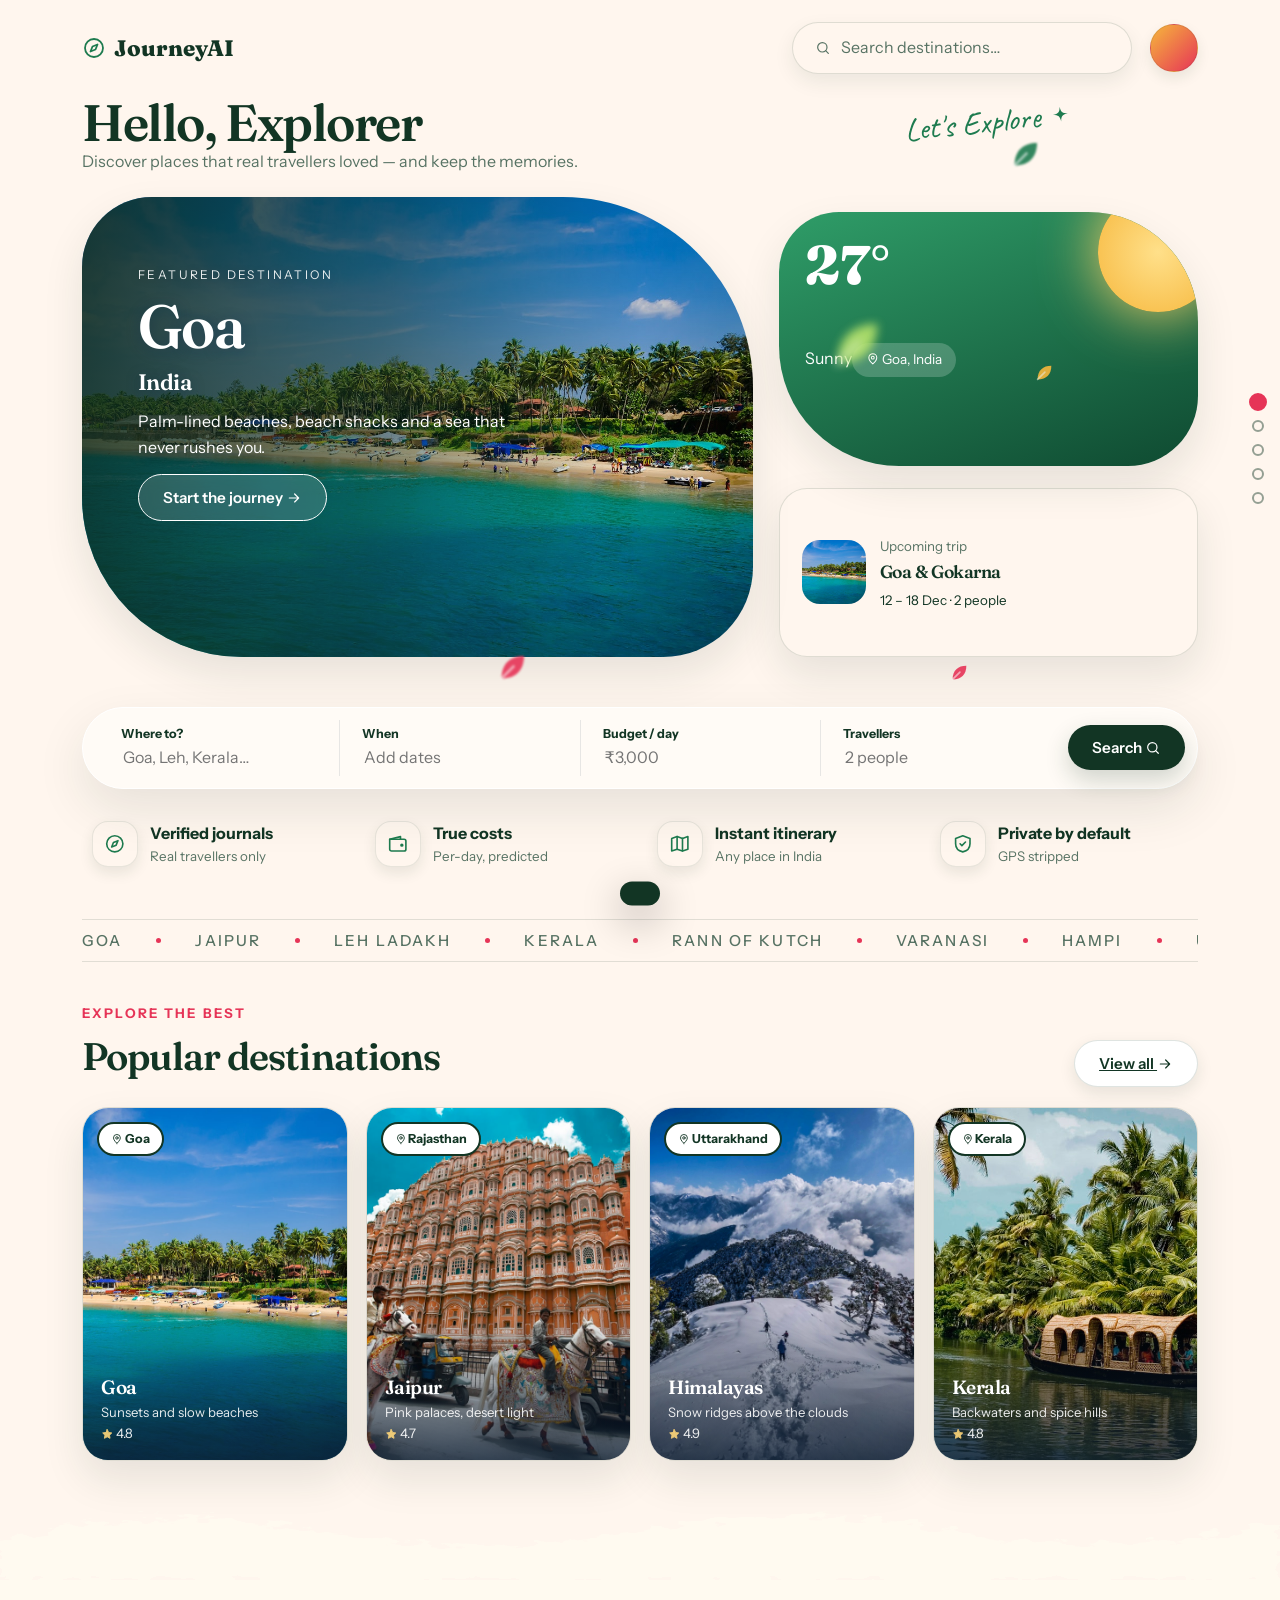
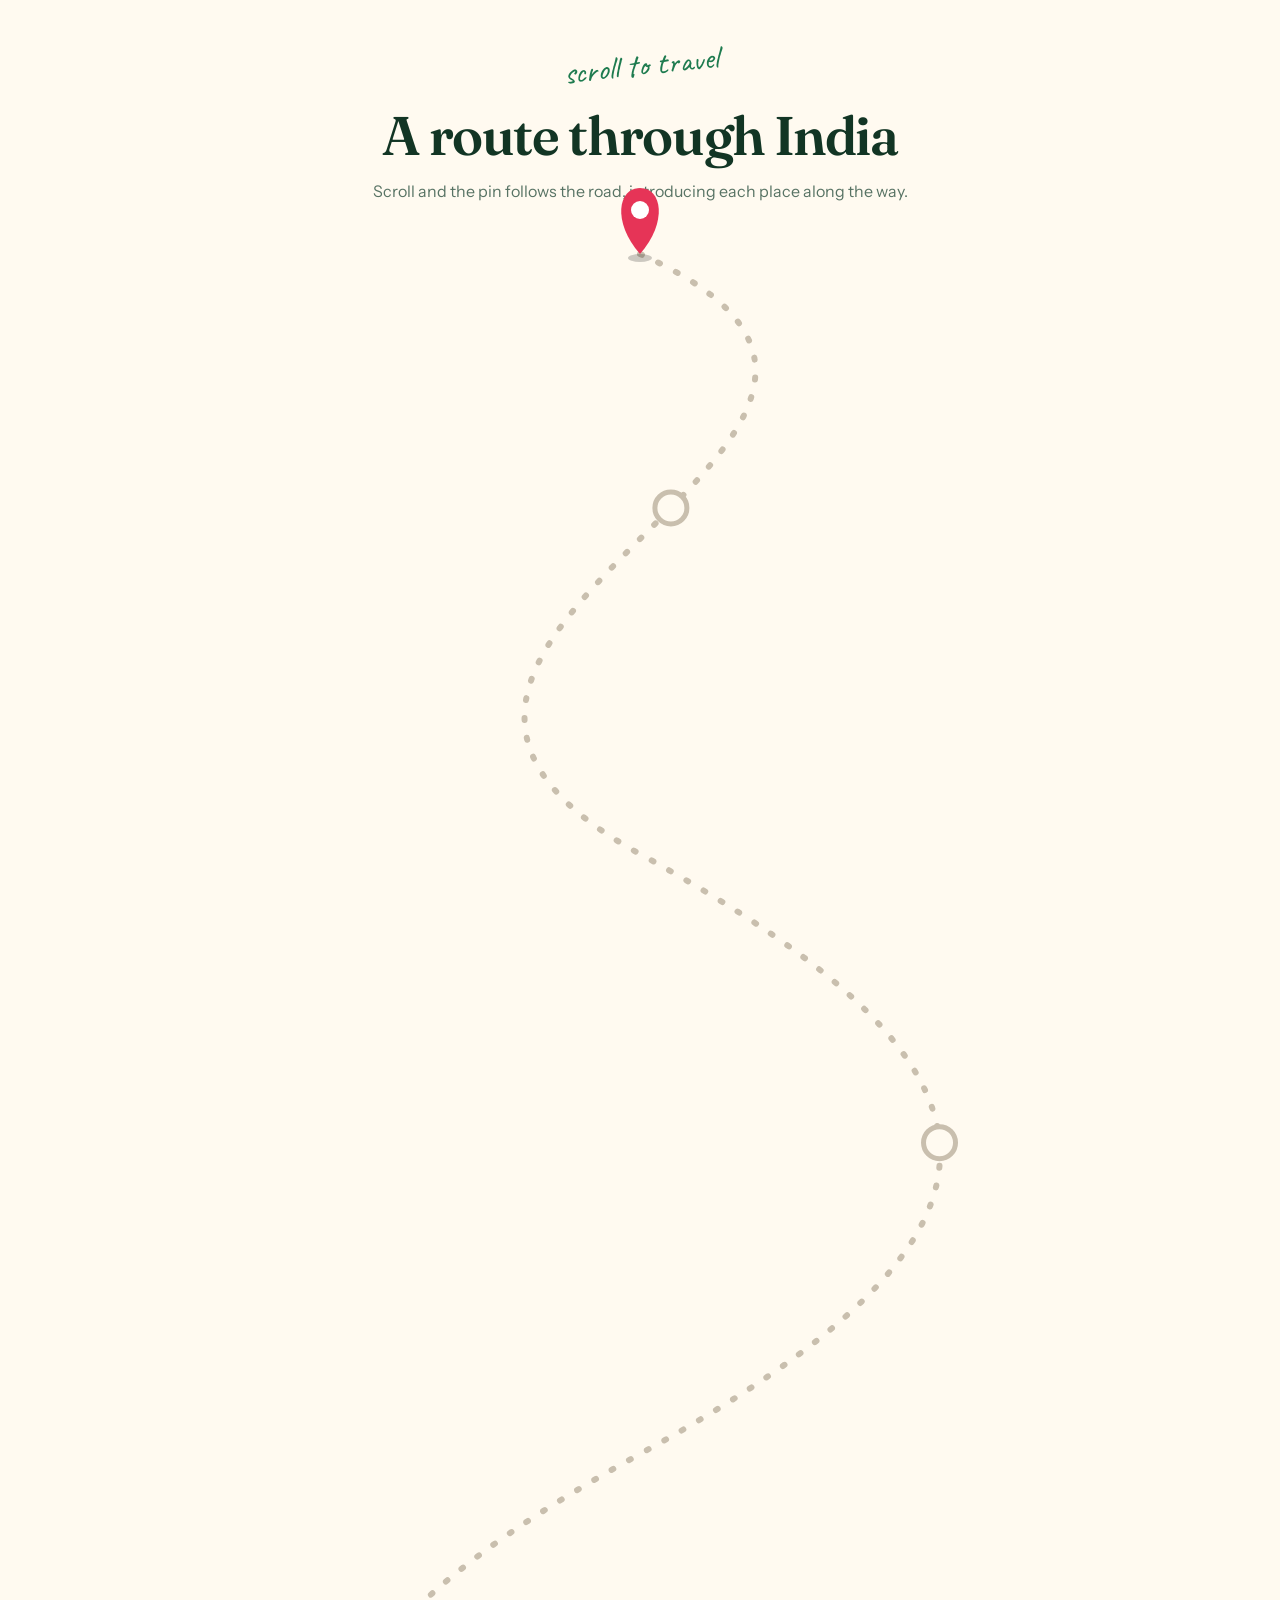
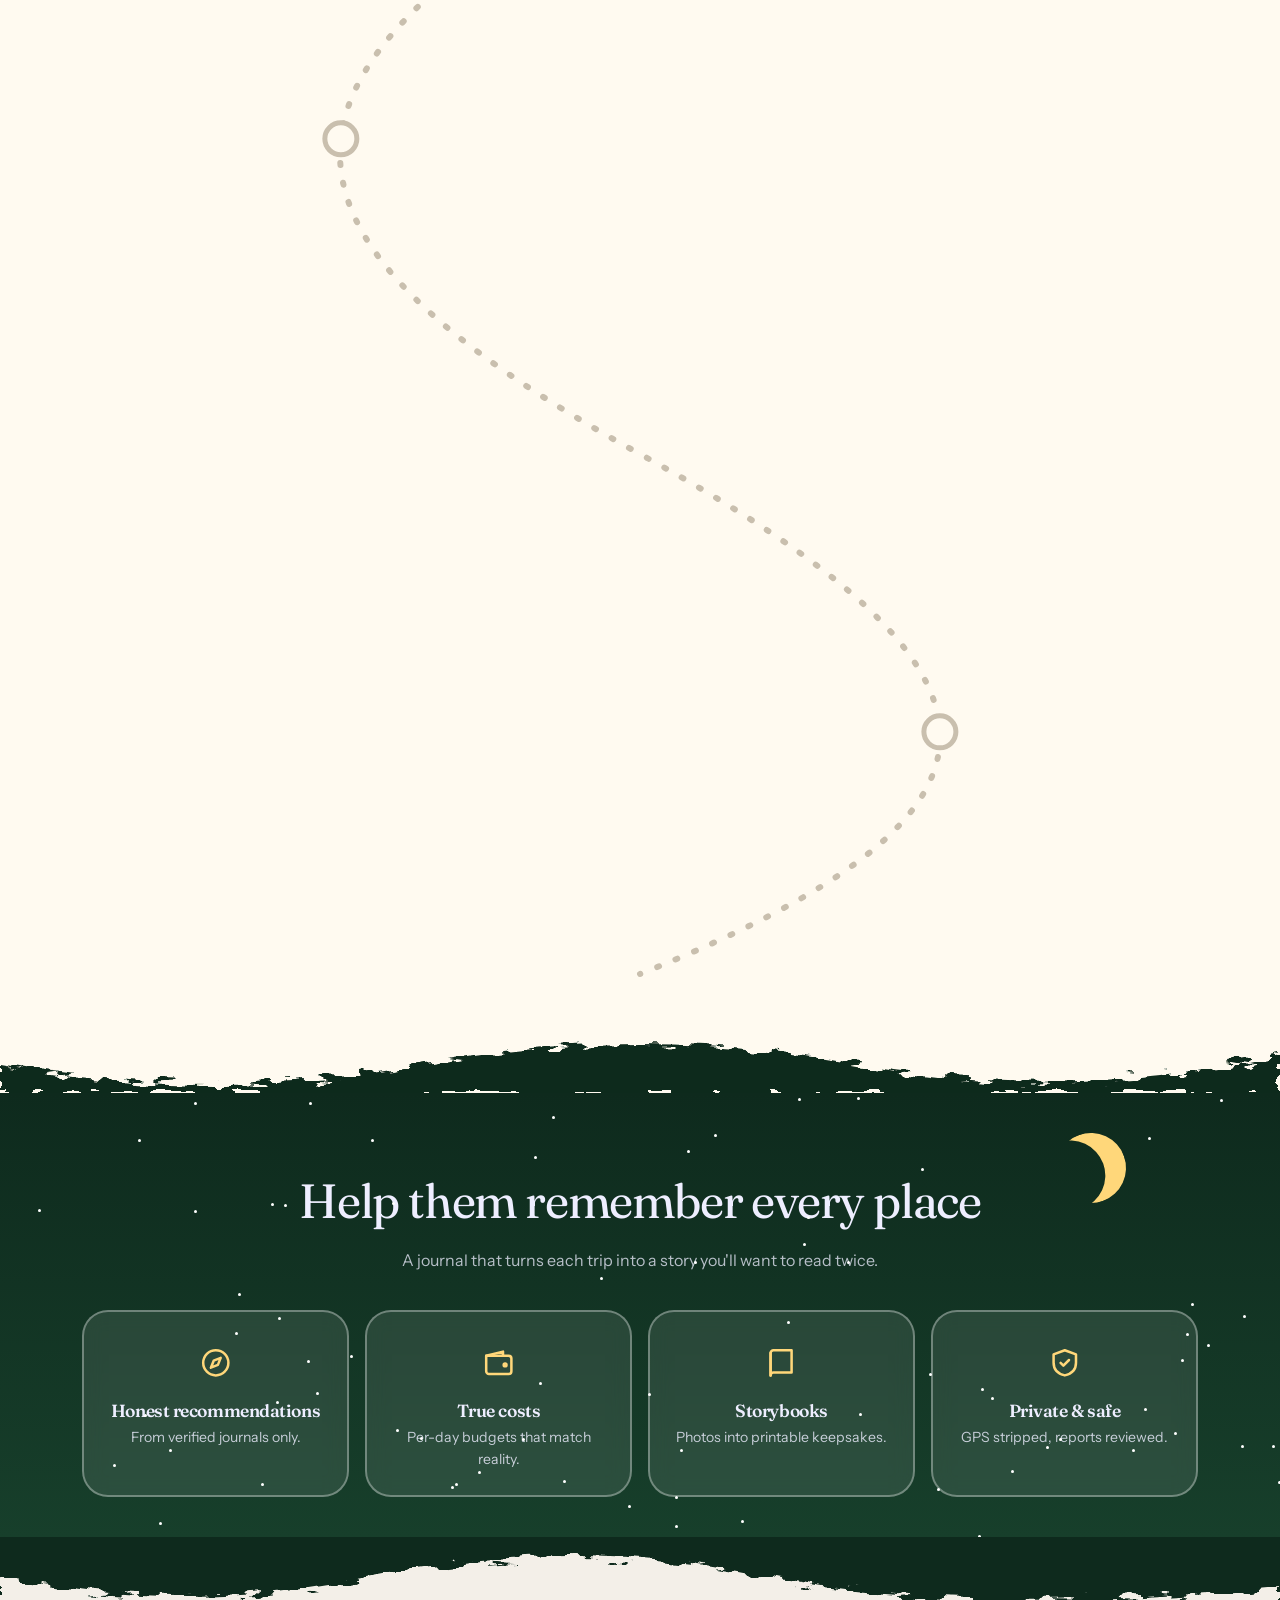
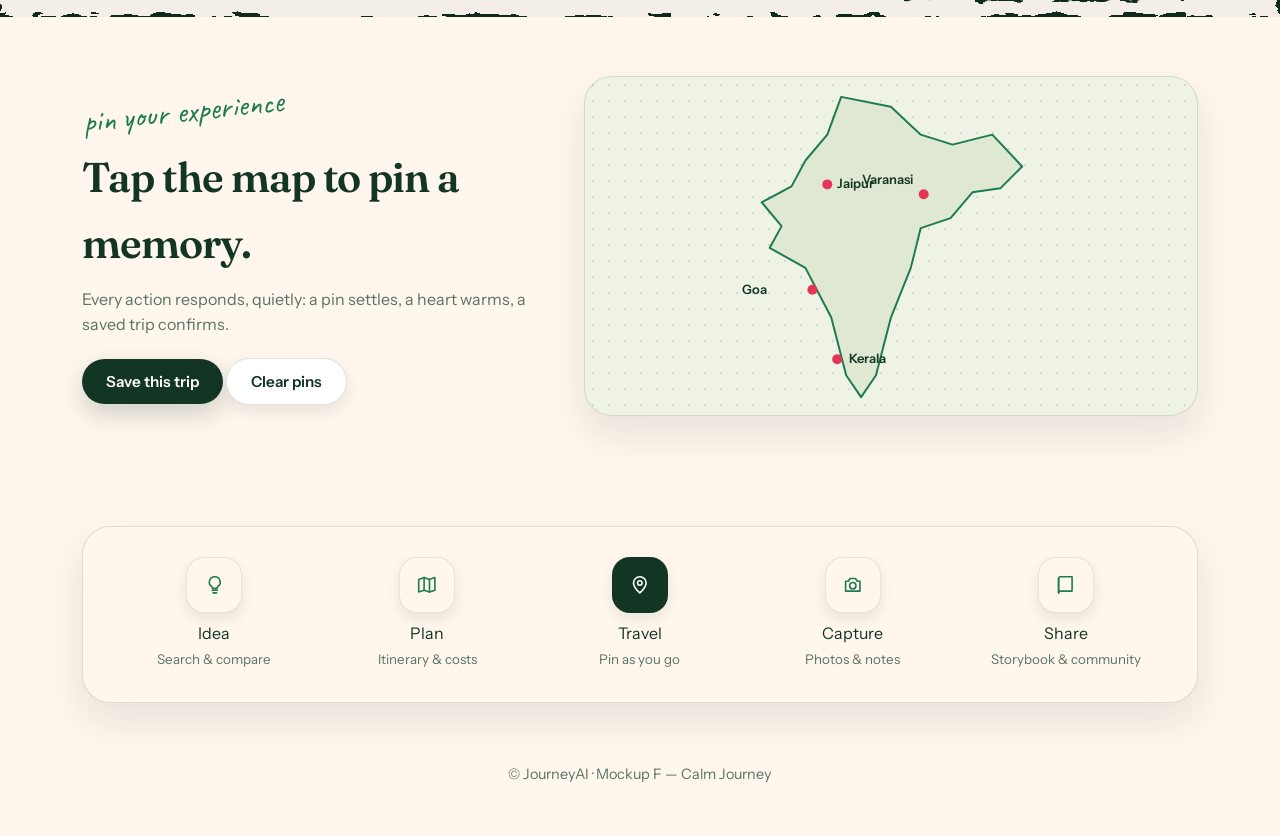
<file: mockups/f-calm-journey.html>
<!doctype html><html lang="en"><head><meta charset="utf-8"><meta name="viewport" content="width=device-width,initial-scale=1">
<title>JourneyAI — Mockup F · Calm Journey</title>
<link href="https://fonts.googleapis.com/css2?family=Caveat:wght@600&family=Fraunces:opsz,wght@9..144,400;9..144,600;9..144,700&family=Instrument+Sans:wght@400;500;600;700&display=swap" rel="stylesheet">
<style>
:root{--bg:#FFF6EE;--ink:#123524;--mut:#587364;--sea:#1E7B4F;--deep:#123524;--sun:#F6B73C;--rose:#E63457;--leaf:#1E7B4F;--sh1:#123524;--sh2:#123524;--lime:#B6E36B}
*{box-sizing:border-box;margin:0}html{scroll-behavior:smooth}
body{background:var(--bg);color:var(--ink);font:16px/1.6 'Instrument Sans',system-ui,sans-serif;overflow-x:hidden}
h1,h2,h3,.serif{font-family:Fraunces,serif;letter-spacing:-.02em}
.hand{font-family:Caveat,cursive;font-size:2rem;color:var(--sea);transform:rotate(-6deg);display:inline-block}
.neu{background:var(--bg);border:1px solid #12352422;box-shadow:0 18px 40px #1235241a;border-radius:28px}
.wrap{max-width:1160px;margin:auto;padding:0 22px}
/* progress */
.prog{position:fixed;top:0;left:0;height:4px;width:0;background:linear-gradient(90deg,var(--sea),var(--sun),var(--rose));z-index:60;border-radius:0 4px 4px 0}
/* top bar */
.top{display:flex;align-items:center;gap:18px;padding:22px 0}
.logo{font:800 1.4rem Fraunces,serif;display:flex;align-items:center;gap:8px}
.top .sp{flex:1}
.search{display:flex;align-items:center;gap:10px;padding:12px 22px;border-radius:99px;min-width:min(340px,50vw);color:var(--mut);border:1px solid #12352422;box-shadow:0 18px 40px #1235241a}
.av{width:48px;height:48px;border-radius:50%;background:linear-gradient(135deg,var(--sun),var(--rose));border:1px solid #12352422;box-shadow:0 18px 40px #1235241a}
/* buttons + ripple */
.btn{position:relative;overflow:hidden;border:0;cursor:pointer;font:700 .95rem 'Instrument Sans';padding:13px 24px;border-radius:99px;color:#fff;background:linear-gradient(135deg,var(--sea),var(--deep));box-shadow:0 10px 24px #1E7B4F55;transition:transform .2s cubic-bezier(.3,1.6,.5,1),box-shadow .2s}
.btn:hover{transform:translateY(-2px) scale(1.03)}.btn:active{transform:scale(.94)}
.btn.soft{color:var(--ink);background:var(--bg);border:1px solid #12352422;box-shadow:0 18px 40px #1235241a}
.rip{position:absolute;border-radius:50%;background:#ffffff66;transform:scale(0);animation:rip .6s ease-out forwards;pointer-events:none}
@keyframes rip{to{transform:scale(4);opacity:0}}
/* hero */
.hero{display:grid;grid-template-columns:1.6fr 1fr;gap:26px;padding-bottom:50px}
.hello h1{font-size:clamp(2rem,4.4vw,3.2rem);line-height:1.05}.hello p{color:var(--mut)}
.blob{position:relative;min-height:460px;overflow:hidden;border-radius:70px 190px 90px 160px;animation:morph 14s ease-in-out infinite alternate;border:1px solid #12352422;box-shadow:0 18px 40px #1235241a}
@keyframes morph{50%{border-radius:150px 80px 170px 70px}100%{border-radius:90px 150px 70px 190px}}
.blob img.scene{position:absolute;inset:0;width:100%;height:100%;object-fit:cover}.blob::after{content:"";position:absolute;inset:0;background:linear-gradient(95deg,#0b2a1cd9 0%,#0b2a1c80 45%,#0b2a1c10 80%)}.blob .txt{z-index:2}
.blob .txt{position:relative;color:#fff;padding:64px 56px;max-width:480px;text-shadow:0 2px 14px #0a2a5066}
.blob .txt small{letter-spacing:.2em;font-size:.75rem;opacity:.9}.blob h2{font-size:clamp(2.2rem,5vw,3.8rem);line-height:1;margin:10px 0 8px}
.blob .btn{background:#ffffff30;backdrop-filter:blur(8px);border:1.5px solid #fff;box-shadow:none;margin-top:14px}
.side{display:grid;gap:22px}
.weather{position:relative;overflow:hidden;color:#fff;padding:26px;border-radius:60px 110px 70px 120px;background:linear-gradient(160deg,#2f9d68,#0f4a31);min-height:210px;border:1px solid #12352422;box-shadow:0 18px 40px #1235241a}
.weather b{font:800 3.4rem Fraunces,serif;display:block;line-height:1}
.sunr{position:absolute;right:-20px;top:-20px;width:120px;height:120px;border-radius:50%;background:radial-gradient(circle,#ffe08a,var(--sun));box-shadow:0 0 60px #ffd36a;animation:pulse 4s ease-in-out infinite}
@keyframes pulse{50%{transform:scale(1.12)}}
.trip{padding:22px;display:flex;gap:14px;align-items:center}.trip i{width:64px;height:64px;border-radius:18px;background:linear-gradient(135deg,#f6b73c,#E63457)}
.ph{position:absolute;pointer-events:none}
/* cloud parallax */
.cloud{position:absolute;width:140px;height:44px;border-radius:44px;background:#fff;opacity:.85;filter:blur(1px)}.cloud::before,.cloud::after{content:"";position:absolute;background:#fff;border-radius:50%}
.cloud::before{width:60px;height:60px;left:22px;top:-28px}.cloud::after{width:46px;height:46px;left:70px;top:-20px}
/* wave dividers */
.wave{display:block;width:100%;height:80px}
/* journey */
#journey{position:relative;transition:background 1s;padding:30px 0 0}
.jhead{text-align:center;padding:30px 22px 10px}.jhead h2{font-size:clamp(2rem,4.6vw,3.4rem)}.jhead p{color:var(--mut)}
.map{position:relative;max-width:1000px;margin:0 auto}
.map svg.path{display:block;width:100%;height:auto;overflow:visible}
.stop{position:absolute;width:min(300px,40vw);transform:translate(-50%,-50%) translateX(var(--dx)) scale(.6) rotate(var(--r));opacity:0;transition:transform .9s cubic-bezier(.2,1.5,.4,1),opacity .6s;padding:14px;z-index:2}
.stop.on{opacity:1;transform:translate(-50%,-50%) translateX(var(--dx)) scale(1) rotate(0)}
.stop .scn{height:130px;border-radius:20px;overflow:hidden;margin-bottom:12px;position:relative}.stop .scn svg{width:100%;height:100%;display:block}
.stop h3{font-size:1.35rem}.stop small{color:var(--mut)}
.lvl{position:absolute;top:-14px;left:18px;background:var(--sun);color:#4a3200;font:800 .72rem 'Instrument Sans';letter-spacing:.1em;padding:5px 12px;border-radius:8px;box-shadow:0 6px 14px #0003;transform:rotate(-4deg)}
.row{display:flex;gap:10px;margin-top:12px;align-items:center}
.heart{position:relative;width:42px;height:42px;border-radius:50%;border:0;background:var(--bg);border:1px solid #12352422;box-shadow:0 18px 40px #1235241a;cursor:pointer;font-size:1.15rem;transition:transform .25s cubic-bezier(.3,1.8,.5,1)}
.heart.on{color:var(--rose);animation:pop .5s}@keyframes pop{40%{transform:scale(1.5)}}
.pinchip{display:inline-block;width:12px;height:12px;border-radius:50%;background:var(--rose);animation:ping 1.8s infinite}
@keyframes ping{0%{box-shadow:0 0 0 0 #E6345788}100%{box-shadow:0 0 0 18px #E6345700}}
/* night */
.night{position:relative;background:linear-gradient(#0e2a1d,#173f2b);color:#eef;padding:70px 0 40px;overflow:hidden}
.night h2{text-align:center;font-size:clamp(1.8rem,4vw,3rem);font-weight:400}.night p.s{text-align:center;opacity:.75;max-width:560px;margin:8px auto 36px}
.star{position:absolute;width:3px;height:3px;border-radius:50%;background:#fff;animation:tw 3s infinite}@keyframes tw{50%{opacity:.15;transform:scale(.6)}}
.moon{position:absolute;right:12%;top:40px;width:70px;height:70px;border-radius:50%;box-shadow:inset -22px 0 0 0 #ffd77a;transform:rotate(-20deg);animation:pulse 6s infinite}
.cards{display:grid;grid-template-columns:repeat(4,1fr);gap:16px;position:relative}
.fc{background:#ffffff18;border:1px solid #ffffff30;backdrop-filter:blur(10px);border-radius:26px;padding:24px;text-align:center;transition:transform .4s cubic-bezier(.2,1.4,.4,1),background .3s}
.fc:hover{transform:translateY(-10px) rotate(-1.5deg);background:#ffffff26}.fc .e{font-size:2rem;display:block;margin-bottom:8px}.fc h3{font-size:1.1rem}.fc p{font-size:.88rem;opacity:.8}
/* pin your experience */
.pinbox{padding:60px 0}.pinbox .grid{display:grid;grid-template-columns:1fr 1.3fr;gap:30px;align-items:center}
.world{position:relative;height:340px;overflow:hidden;cursor:crosshair;background:radial-gradient(circle at 30% 40%,#ccdff0,#a9c8e6)}
.world svg{position:absolute;inset:0;width:100%;height:100%}
.dropped{position:absolute;width:30px;height:30px;transform:translate(-50%,-100%);animation:drop .8s cubic-bezier(.3,1.6,.5,1)}
.dropped::before{content:"";position:absolute;inset:0;background:var(--rose);border-radius:50% 50% 50% 0;transform:rotate(-45deg);box-shadow:0 8px 14px #0004}
.dropped::after{content:"";position:absolute;left:10px;top:9px;width:10px;height:10px;background:#fff;border-radius:50%}
@keyframes drop{0%{transform:translate(-50%,-420%) scale(.6);opacity:0}60%{opacity:1}100%{transform:translate(-50%,-100%)}}
.ring{position:absolute;width:20px;height:20px;border:3px solid var(--rose);border-radius:50%;transform:translate(-50%,-50%) scale(0);animation:ring 1s .5s ease-out forwards}@keyframes ring{to{transform:translate(-50%,-50%) scale(5);opacity:0}}
.conf{position:fixed;width:9px;height:9px;border-radius:2px;pointer-events:none;z-index:99}
.toast{position:fixed;left:50%;bottom:28px;transform:translate(-50%,140%);background:var(--ink);color:#fff;padding:14px 22px;border-radius:99px;z-index:90;box-shadow:0 14px 40px #0005;transition:transform .5s cubic-bezier(.2,1.6,.4,1)}.toast.on{transform:translate(-50%,0)}
.stamp{position:absolute;right:18px;top:18px;border:3px solid var(--leaf);color:var(--leaf);font:800 .85rem 'Instrument Sans';letter-spacing:.14em;padding:4px 12px;border-radius:8px;transform:rotate(-12deg) scale(3);opacity:0;pointer-events:none}
.stamp.go{animation:stamp .5s cubic-bezier(.2,1.4,.4,1) forwards}@keyframes stamp{to{transform:rotate(-12deg) scale(1);opacity:1}}
/* adventure map */
.steps{display:grid;grid-template-columns:repeat(5,1fr);gap:10px;padding:30px;margin:50px 0;text-align:center;position:relative}
.steps div{position:relative}.steps b{display:grid;place-items:center;width:56px;height:56px;margin:0 auto 8px;border-radius:18px;background:var(--bg);border:1px solid #12352422;box-shadow:0 18px 40px #1235241a;font-size:1.4rem;transition:transform .4s cubic-bezier(.3,1.8,.5,1)}
.steps div:hover b{transform:translateY(-8px) rotate(-8deg)}.steps .here b{background:var(--sun);animation:bob 1.6s ease-in-out infinite}@keyframes bob{50%{transform:translateY(-8px)}}
footer{text-align:center;color:var(--mut);padding:10px 0 50px;font-size:.9rem}
.rv{opacity:0;transform:translateY(34px);transition:1s cubic-bezier(.2,.9,.3,1)}.rv.in{opacity:1;transform:none}
@media(max-width:860px){.hero,.pinbox .grid{grid-template-columns:1fr}.cards{grid-template-columns:1fr 1fr}.steps{grid-template-columns:1fr 1fr}.blob .txt{padding:46px 30px}.search{display:none}
 .stop{left:50%!important;width:min(290px,84vw);transform:translate(-50%,0) translateY(var(--dy)) scale(.6);--dx:0px}.stop.on{transform:translate(-50%,0) translateY(var(--dy)) scale(1)}}
@media(prefers-reduced-motion:reduce){*{animation:none!important;transition:none!important}.stop,.rv{opacity:1!important;transform:translate(-50%,-50%) translateX(var(--dx))!important}.rv{transform:none!important}}
/* torn paper edges between sections */
.wave path{filter:url(#torn)}
/* floating leaves at different depths */
.leaves{position:fixed;inset:0;pointer-events:none;z-index:40;overflow:hidden}
.leaf{position:absolute;will-change:translate;opacity:.9}.leaf i{display:block;font-style:normal;animation:sway var(--d,7s) ease-in-out infinite alternate}
@keyframes sway{from{transform:rotate(-18deg) translateX(-10px)}to{transform:rotate(22deg) translateX(14px)}}
/* dot nav */
.dotnav{position:fixed;right:16px;top:50%;transform:translateY(-50%);display:grid;gap:12px;z-index:55}
.dotnav button{width:12px;height:12px;border-radius:50%;border:2px solid var(--ink);background:transparent;cursor:pointer;padding:0;opacity:.45;transition:transform .35s cubic-bezier(.3,1.8,.5,1),background .3s,opacity .3s}
.dotnav button.on{background:var(--rose);border-color:var(--rose);opacity:1;transform:scale(1.5)}
.dotnav button:hover{opacity:1;transform:scale(1.4)}
/* glass search */
.glass{display:grid;grid-template-columns:repeat(4,1fr) auto;gap:6px;align-items:center;padding:12px 12px 12px 22px;border-radius:99px;background:linear-gradient(135deg,#ffffffcc,#ffffff77);backdrop-filter:blur(16px);border:1px solid #fff;box-shadow:0 20px 50px #2b4a7022,inset 0 1px 0 #fff;margin-bottom:26px}
.glass label{padding:4px 16px;border-right:1px solid #1732421a;display:block}.glass label:nth-of-type(4){border:0}
.glass small{display:block;font-weight:700;font-size:.78rem}.glass input{border:0;background:none;font:inherit;color:var(--mut);width:100%;outline:0}
.perks{display:grid;grid-template-columns:repeat(4,1fr);gap:14px;margin-bottom:46px}
.perks div{display:flex;gap:12px;align-items:center;padding:6px 10px}.perks b{width:46px;height:46px;border-radius:16px;display:grid;place-items:center;background:var(--bg);border:1px solid #12352422;box-shadow:0 18px 40px #1235241a}
.perks span{font-weight:700}.perks small{display:block;color:var(--mut);font-weight:400}
.phead{display:flex;justify-content:space-between;align-items:flex-end;margin-bottom:20px;flex-wrap:wrap;gap:10px}.phead h2{font-size:clamp(1.7rem,3.4vw,2.4rem)}.eyebrow{color:#b98a2c;letter-spacing:.16em;font-weight:700}
.dgrid{display:grid;grid-template-columns:repeat(4,1fr);gap:18px;padding-bottom:40px}
.dc{position:relative;aspect-ratio:3/4;border-radius:26px;overflow:hidden;cursor:pointer;border:1px solid #12352422;box-shadow:0 18px 40px #1235241a;transition:transform .5s cubic-bezier(.2,1.3,.4,1)}
.dc:hover{transform:translateY(-10px) rotate(-1deg)}
.dc>img{position:absolute;inset:0;width:100%;height:100%;object-fit:cover;transition:transform .9s cubic-bezier(.2,.8,.2,1)}.dc:hover>img{transform:scale(1.07)}
.dc .tag{position:absolute;top:14px;left:14px;background:#fff;border-radius:99px;padding:5px 12px;font-size:.78rem;font-weight:700;z-index:2}
.dc .inf{position:absolute;inset:auto 0 0;padding:60px 18px 16px;color:#fff;background:linear-gradient(transparent,#0b1d33cc);z-index:2}
.dc .inf h3{font-size:1.2rem}.dc .inf p{font-size:.82rem;opacity:.9}
@media(max-width:860px){.glass{grid-template-columns:1fr 1fr;border-radius:28px}.glass label{border:0}.glass .btn{grid-column:1/-1}.perks,.dgrid{grid-template-columns:1fr 1fr}.dotnav{right:8px}}
.ic{width:1em;height:1em;vertical-align:-.14em;fill:none;stroke:currentColor;stroke-width:1.8;stroke-linecap:round;stroke-linejoin:round;flex:none}
.perks b,.steps b{color:var(--sea);font-size:1.35rem}.fc .e{color:#ffd77a;font-size:2.1rem}.logo .ic{color:var(--sea);font-size:1.5rem}.heart .ic{width:19px;height:19px;vertical-align:middle}.heart.on .ic{fill:currentColor}.dc .tag .ic,.dc .inf .ic{width:.95em;height:.95em}.dc .inf .ic{fill:#ffd77a;stroke:#ffd77a}.stamp .ic{vertical-align:-.12em}.btn .ic{width:1.05em;height:1.05em;vertical-align:-.17em}.hand .ic{width:.8em;height:.8em;fill:currentColor;stroke:none}.steps .here b{color:#4a3200}.toast .ic{color:#7fe3a8}

/* E: JourneyAI sticker language on top of the journey layout */
.btn{background:var(--rose)!important;border:2.5px solid var(--ink)!important;box-shadow:3px 4px 0 var(--ink)!important;color:#fff}
.btn:hover{transform:translate(-1px,-2px) scale(1.02)}.btn:active{transform:translate(3px,4px);box-shadow:0 0 0 var(--ink)!important}
.btn.soft{background:var(--lime)!important;color:var(--ink)}
.blob .btn{background:var(--lime)!important;color:var(--ink);backdrop-filter:none}
.glass{background:#fffbf6}
.heart,.perks b,.steps b,.av{box-shadow:3px 3px 0 var(--ink)!important}
.heart.on{background:var(--rose);color:#fff}
.stop{background-clip:padding-box}
.lvl{border:2px solid var(--ink);box-shadow:2px 2px 0 var(--ink)}
.dc .tag{border:2px solid var(--ink)}
.fc{border:2px solid #ffffff55}
.eyebrow{color:var(--rose)}
.tick{overflow:hidden;background:var(--ink);color:var(--lime);border-block:2.5px solid var(--ink);margin:6px -22px 38px;transform:rotate(-1deg)}
.tick div{display:flex;gap:34px;width:max-content;padding:11px 0;animation:tk 34s linear infinite;font:700 1.05rem Fraunces,serif;letter-spacing:.04em;text-transform:uppercase}
.tick span{display:flex;align-items:center;gap:34px;white-space:nowrap}.tick span::after{content:"";width:9px;height:9px;background:var(--rose);transform:rotate(45deg)}
@keyframes tk{to{transform:translateX(-50%)}}

/* F: calmer, editorial refinement of E (no game cues) */
h1,h2,h3,.serif{font-weight:600;letter-spacing:-.025em}
.btn{background:var(--ink)!important;border:0!important;box-shadow:0 10px 24px #12352433!important;color:#fff;font-weight:600}
.btn:hover{transform:translateY(-2px)}.btn:active{transform:scale(.97);box-shadow:0 4px 10px #12352433!important}
.btn.soft{background:#fff!important;color:var(--ink);border:1px solid #12352422!important;box-shadow:0 6px 16px #1235241a!important}
.blob .btn{background:#ffffff26!important;border:1.5px solid #fff!important;box-shadow:none!important;color:#fff;backdrop-filter:blur(8px)}
.heart,.perks b,.steps b,.av{box-shadow:0 6px 14px #12352418!important;border:1px solid #12352418}
.heart.on{background:var(--rose);color:#fff;border-color:var(--rose)}
.lvl{position:static;display:block;background:none;color:var(--rose);box-shadow:none;border:0;transform:none;letter-spacing:.16em;padding:0;margin:0 0 8px;font-size:.72rem}
.stamp{display:none}
.steps .here b{animation:none;background:var(--ink);color:#fff}
.fc:hover{transform:translateY(-6px);background:#ffffff26}
.dc:hover{transform:translateY(-6px)}
.tick{transform:none;background:none;color:var(--mut);border-block:1px solid #12352420;margin:6px 0 38px}
.tick div{font:500 .95rem 'Instrument Sans',sans-serif;letter-spacing:.14em;animation-duration:50s}
.tick span::after{width:5px;height:5px;border-radius:50%;transform:none;background:var(--rose)}
.glass{box-shadow:0 20px 50px #1235241a}
.blob,.weather{border:0!important}
.search{border:1px solid #12352422!important;box-shadow:0 8px 20px #12352414!important}
.stop{padding:16px}
.toast{font-size:.9rem;padding:12px 20px}
.stop .scn{height:150px}.stop .scn img{width:100%;height:100%;object-fit:cover;display:block;transition:transform .9s}.stop:hover .scn img{transform:scale(1.06)}
.world{background:radial-gradient(circle,#12352422 1px,transparent 1.5px) 0 0/16px 16px,#eef3e6}
</style></head><body>
<svg width="0" height="0" style="position:absolute" aria-hidden="true"><defs>
<symbol id="i-compass" viewBox="0 0 24 24"><circle cx="12" cy="12" r="9"/><path d="M15.5 8.5l-2 5-5 2 2-5z"/></symbol>
<symbol id="i-search" viewBox="0 0 24 24"><circle cx="11" cy="11" r="7"/><path d="M20 20l-4-4"/></symbol>
<symbol id="i-pin" viewBox="0 0 24 24"><path d="M12 21s-7-6.2-7-11a7 7 0 0114 0c0 4.8-7 11-7 11z"/><circle cx="12" cy="10" r="2.5"/></symbol>
<symbol id="i-wallet" viewBox="0 0 24 24"><path d="M3 7h16a2 2 0 012 2v9a2 2 0 01-2 2H5a2 2 0 01-2-2z"/><path d="M3 7l12-3v3"/><circle cx="16.5" cy="13.5" r="1"/></symbol>
<symbol id="i-map" viewBox="0 0 24 24"><path d="M9 4L3 6v14l6-2 6 2 6-2V4l-6 2z"/><path d="M9 4v14M15 6v14"/></symbol>
<symbol id="i-shield" viewBox="0 0 24 24"><path d="M12 3l8 3v6c0 5-3.5 8-8 9-4.5-1-8-4-8-9V6z"/><path d="M9 12l2 2 4-4"/></symbol>
<symbol id="i-book" viewBox="0 0 24 24"><path d="M4 5a2 2 0 012-2h13v16H6a2 2 0 00-2 2z"/><path d="M4 21V5"/></symbol>
<symbol id="i-bulb" viewBox="0 0 24 24"><path d="M9 18h6M10 21h4M12 3a6 6 0 00-3.5 10.9c.6.5 1 1.2 1 2.1h5c0-.9.4-1.6 1-2.1A6 6 0 0012 3z"/></symbol>
<symbol id="i-camera" viewBox="0 0 24 24"><path d="M4 8h3l2-3h6l2 3h3v11H4z"/><circle cx="12" cy="13" r="3.5"/></symbol>
<symbol id="i-heart" viewBox="0 0 24 24"><path d="M12 20s-8-5-8-11a4.5 4.5 0 018-2.5A4.5 4.5 0 0120 9c0 6-8 11-8 11z"/></symbol>
<symbol id="i-check" viewBox="0 0 24 24"><path d="M5 12.5l4.5 4.5L19 7.5"/></symbol>
<symbol id="i-star" viewBox="0 0 24 24"><path d="M12 3l2.7 5.6 6.1.9-4.4 4.3 1 6.1L12 17l-5.4 2.9 1-6.1L3.2 9.5l6.1-.9z"/></symbol>
<symbol id="i-spark" viewBox="0 0 24 24"><path d="M12 3c.5 5 2 6.5 7 7-5 .5-6.5 2-7 7-.5-5-2-6.5-7-7 5-.5 6.5-2 7-7z"/></symbol>
<symbol id="i-arrow" viewBox="0 0 24 24"><path d="M5 12h14M13 6l6 6-6 6"/></symbol>
<symbol id="i-leaf" viewBox="0 0 24 24"><path d="M5 19C5 9 11 4 20 4c0 9-5 15-15 15z" fill="currentColor" stroke="none"/><path d="M5 19l8-8" stroke="#ffffff88"/></symbol>
</defs></svg>
<div class="prog" id="prog"></div>
<svg width="0" height="0" style="position:absolute"><filter id="torn" x="-5%" y="-30%" width="110%" height="160%"><feTurbulence type="fractalNoise" baseFrequency=".035 .12" numOctaves="3" seed="7"/><feDisplacementMap in="SourceGraphic" scale="22"/></filter></svg>
<div class="leaves" id="leaves" aria-hidden="true"></div>
<nav class="dotnav" id="dotnav" aria-label="Sections"></nav>
<div class="wrap">
 <div class="top"><div class="logo"><svg class="ic"><use href="#i-compass"/></svg> JourneyAI</div><div class="sp"></div><div class="search neu"><svg class="ic"><use href="#i-search"/></svg> Search destinations…</div><div class="av"></div></div>
 <section class="hero">
  <div>
   <div class="hello" style="margin-bottom:22px"><h1>Hello, Explorer</h1><p>Discover places that real travellers loved — and keep the memories.</p></div>
   <div class="blob" id="blob">
    <img class="scene" src="../images/dest/goa.jpg" alt="Beach and palm trees in Goa">
    <div class="txt"><small>FEATURED DESTINATION</small><h2>Goa</h2><div class="serif" style="font-size:1.4rem;margin-bottom:8px">India</div><p>Palm-lined beaches, beach shacks and a sea that never rushes you.</p><button class="btn rp" onclick="document.getElementById('journey').scrollIntoView()">Start the journey <svg class="ic"><use href="#i-arrow"/></svg></button></div>
    
   </div>
  </div>
  <div class="side">
   <div style="text-align:center"><span class="hand">Let's Explore <svg class="ic"><use href="#i-spark"/></svg></span></div>
   <div class="weather"><div class="sunr"></div><b>27°</b>Sunny<div style="margin-top:50px;background:#ffffff33;display:inline-block;padding:6px 14px;border-radius:99px;font-size:.85rem"><svg class="ic"><use href="#i-pin"/></svg> Goa, India</div></div>
   <div class="trip neu"><i style="background:url(../images/dest/goa.jpg) center/cover"></i><div><small style="color:var(--mut)">Upcoming trip</small><h3 style="font-size:1.1rem">Goa & Gokarna</h3><small>12 – 18 Dec · 2 people</small></div></div>
  </div>
 </section>
</div>

<div class="wrap" id="explore">
 <form class="glass rv" onsubmit="event.preventDefault();toast('Finding places that match')">
  <label><small>Where to?</small><input placeholder="Goa, Leh, Kerala…"></label>
  <label><small>When</small><input placeholder="Add dates"></label>
  <label><small>Budget / day</small><input placeholder="₹3,000"></label>
  <label><small>Travellers</small><input placeholder="2 people"></label>
  <button class="btn rp">Search <svg class="ic"><use href="#i-search"/></svg></button>
 </form>
 <div class="perks rv"><div><b><svg class="ic"><use href="#i-compass"/></svg></b><span>Verified journals<small>Real travellers only</small></span></div><div><b><svg class="ic"><use href="#i-wallet"/></svg></b><span>True costs<small>Per-day, predicted</small></span></div><div><b><svg class="ic"><use href="#i-map"/></svg></b><span>Instant itinerary<small>Any place in India</small></span></div><div><b><svg class="ic"><use href="#i-shield"/></svg></b><span>Private by default<small>GPS stripped</small></span></div></div>
 <div class="tick" aria-hidden="true"><div><span>Goa</span><span>Jaipur</span><span>Leh Ladakh</span><span>Kerala</span><span>Rann of Kutch</span><span>Varanasi</span><span>Hampi</span><span>Udaipur</span><span>Rishikesh</span><span>Manali</span><span>Goa</span><span>Jaipur</span><span>Leh Ladakh</span><span>Kerala</span><span>Rann of Kutch</span><span>Varanasi</span><span>Hampi</span><span>Udaipur</span><span>Rishikesh</span><span>Manali</span></div></div>
 <div class="phead rv"><div><small class="eyebrow">EXPLORE THE BEST</small><h2 class="serif">Popular destinations</h2></div><a class="btn soft rp" href="#">View all <svg class="ic"><use href="#i-arrow"/></svg></a></div>
 <div class="dgrid" id="dgrid"></div>
</div>
<svg class="wave" viewBox="0 0 1440 80" preserveAspectRatio="none" style="margin-bottom:-1px"><path d="M0 40 Q180 0 360 30 T720 30 T1080 30 T1440 20 V80 H0Z" fill="#fffaf0"/></svg>
<section id="journey" style="background:#fffaf0">
 <div class="jhead rv"><span class="hand">scroll to travel</span><h2>A route through India</h2><p>Scroll and the pin follows the road, introducing each place along the way.</p></div>
 <div class="map" id="map">
  <svg class="path" viewBox="0 0 1000 2400" id="psvg">
   <path id="base" d="M500 40 C900 220 100 420 500 640 S900 1020 500 1240 S100 1620 500 1840 S900 2200 500 2360" fill="none" stroke="#c9bfae" stroke-width="6" stroke-dasharray="2 18" stroke-linecap="round"/>
   <path id="fill" d="M500 40 C900 220 100 420 500 640 S900 1020 500 1240 S100 1620 500 1840 S900 2200 500 2360" fill="none" stroke="#E63457" stroke-width="7" stroke-linecap="round"/>
   <g id="dots"></g>
   <g id="pin"><ellipse cx="0" cy="4" rx="12" ry="4" fill="#0003"/><g class="bobpin"><path d="M0 0 C-28 -32 -22 -66 0 -66 C22 -66 28 -32 0 0Z" fill="#E63457"/><circle cx="0" cy="-44" r="9" fill="#fff"/></g></g>
  </svg>
 </div>
</section>
<svg class="wave" viewBox="0 0 1440 80" preserveAspectRatio="none" style="background:#fffaf0;display:block;margin-bottom:-1px"><path d="M0 50 Q240 90 480 50 T960 50 T1440 40 V80 H0Z" fill="#0e2a1d"/></svg>

<section class="night" id="night">
 <div class="moon"></div>
 <div class="wrap">
  <h2 class="rv">Help them remember every place</h2><p class="s rv">A journal that turns each trip into a story you'll want to read twice.</p>
  <div class="cards">
   <div class="fc rv"><span class="e"><svg class="ic"><use href="#i-compass"/></svg></span><h3>Honest recommendations</h3><p>From verified journals only.</p></div>
   <div class="fc rv" style="transition-delay:.1s"><span class="e"><svg class="ic"><use href="#i-wallet"/></svg></span><h3>True costs</h3><p>Per-day budgets that match reality.</p></div>
   <div class="fc rv" style="transition-delay:.2s"><span class="e"><svg class="ic"><use href="#i-book"/></svg></span><h3>Storybooks</h3><p>Photos into printable keepsakes.</p></div>
   <div class="fc rv" style="transition-delay:.3s"><span class="e"><svg class="ic"><use href="#i-shield"/></svg></span><h3>Private &amp; safe</h3><p>GPS stripped, reports reviewed.</p></div>
  </div>
 </div>
</section>
<svg class="wave" viewBox="0 0 1440 80" preserveAspectRatio="none" style="background:#0e2a1d;display:block;margin-bottom:-1px"><path d="M0 40 Q200 80 420 40 T860 40 T1440 50 V80 H0Z" fill="#f3efe8"/></svg>

<div class="wrap">
 <section class="pinbox"><div class="grid">
  <div class="rv"><span class="hand">pin your experience</span><h2 style="font-size:clamp(1.8rem,3.6vw,2.6rem);margin:6px 0 10px">Tap the map to pin a memory.</h2><p style="color:var(--mut);margin-bottom:20px">Every action responds, quietly: a pin settles, a heart warms, a saved trip confirms.</p>
   <div style="position:relative;display:inline-block"><button class="btn rp" id="save">Save this trip</button></div> <button class="btn soft rp" id="reset">Clear pins</button><div class="stamp" id="stamp">SAVED <svg class="ic"><use href="#i-check"/></svg></div></div>
  <div class="world neu rv" id="world"><svg viewBox="0 0 600 340" preserveAspectRatio="xMidYMid meet"><path d="M250 20 L300 30 L330 58 L362 68 L402 58 L432 90 L410 112 L382 116 L360 142 L330 152 L320 192 L300 242 L285 300 L270 322 L255 300 L240 242 L214 192 L178 172 L190 150 L170 126 L200 110 L214 84 L236 58Z" fill="#dfe8d3" stroke="#1E7B4F" stroke-width="2" stroke-linejoin="round"/><g fill="#E63457"><circle cx="236" cy="108" r="5"/><circle cx="221" cy="214" r="5"/><circle cx="246" cy="284" r="5"/><circle cx="333" cy="118" r="5"/></g><g font-family="Instrument Sans,sans-serif" font-size="13" fill="#123524" font-weight="600"><text x="246" y="112">Jaipur</text><text x="150" y="218">Goa</text><text x="258" y="288">Kerala</text><text x="322" y="108" text-anchor="end">Varanasi</text></g></svg></div>
 </div></section>
 <section class="steps neu rv"><div><b><svg class="ic"><use href="#i-bulb"/></svg></b>Idea<br><small style="color:var(--mut)">Search &amp; compare</small></div><div><b><svg class="ic"><use href="#i-map"/></svg></b>Plan<br><small style="color:var(--mut)">Itinerary &amp; costs</small></div><div class="here"><b><svg class="ic"><use href="#i-pin"/></svg></b>Travel<br><small style="color:var(--mut)">Pin as you go</small></div><div><b><svg class="ic"><use href="#i-camera"/></svg></b>Capture<br><small style="color:var(--mut)">Photos &amp; notes</small></div><div><b><svg class="ic"><use href="#i-book"/></svg></b>Share<br><small style="color:var(--mut)">Storybook &amp; community</small></div></section>
 <footer>© JourneyAI · Mockup F — Calm Journey</footer>
</div>
<div class="toast" id="toast"></div>

<script>
const IC=n=>'<svg class="ic"><use href="#i-'+n+'"/></svg>';
const $=s=>document.querySelector(s),clamp=(v,a,b)=>Math.max(a,Math.min(b,v));
const RM=matchMedia('(prefers-reduced-motion:reduce)').matches;
/* ripple on every .rp / .btn */
document.addEventListener('pointerdown',e=>{const b=e.target.closest('.btn');if(!b)return;const r=b.getBoundingClientRect(),d=Math.max(r.width,r.height),s=document.createElement('span');s.className='rip';s.style.cssText='width:'+d+'px;height:'+d+'px;left:'+(e.clientX-r.left-d/2)+'px;top:'+(e.clientY-r.top-d/2)+'px';b.appendChild(s);setTimeout(()=>s.remove(),650)});
/* toast */
let tt;function toast(m){const t=$('#toast');t.innerHTML=IC('check')+' '+m;t.classList.add('on');clearTimeout(tt);tt=setTimeout(()=>t.classList.remove('on'),2200)}
/* confetti / hearts burst */
function burst(x,y,items,n){for(let i=0;i<n;i++){const c=document.createElement('div');c.className='conf';c.style.left=x+'px';c.style.top=y+'px';const col=['#E63457','#f6b73c','#1E7B4F','#3c9b72'][i%4];if(items){c.innerHTML=items;c.style.cssText+=';width:18px;height:18px;background:none;color:#E63457'}else c.style.background=col;document.body.appendChild(c);const a=Math.random()*Math.PI*2,v=70+Math.random()*130;c.animate([{transform:'translate(0,0) rotate(0)',opacity:1},{transform:'translate('+Math.cos(a)*v+'px,'+(Math.sin(a)*v-60)+'px) rotate('+Math.random()*540+'deg)',opacity:1,offset:.6},{transform:'translate('+Math.cos(a)*v*1.1+'px,'+(Math.sin(a)*v+80)+'px) rotate(720deg)',opacity:0}],{duration:1100+Math.random()*400,easing:'cubic-bezier(.2,.8,.3,1)'}).onfinish=()=>c.remove()}}
/* stops data + scenes */
const STOPS=[
 {n:'Goa',img:'../images/dest/goa.jpg',s:'Beaches · 4 days',f:.1,c:['#fff3dd','#ffe9d6'],sky:['#ff9a62','#ffd58a'],sun:'#fff0b0',h:['#1E7B4F','#0f4a31'],t:'sea'},
 {n:'Jaipur',img:'../images/dest/jaipur.jpg',s:'Palaces · 3 days',f:.36,c:['#fff0e0','#ffe3c4'],sky:['#f4a35c','#ffe0a8'],sun:'#fff2c4',h:['#d98b4a','#b5652d'],t:'dune'},
 {n:'Himalayas',img:'../images/dest/mountains.jpg',s:'Snow treks · 6 days',f:.62,c:['#eef5ff','#dcebff'],sky:['#6fa2e6','#cfe6ff'],sun:'#fff',h:['#6c86b8','#3c4f82'],t:'peak'},
 {n:'Kerala',img:'../images/dest/kerala.jpg',s:'Backwaters · 5 days',f:.88,c:['#eaf7ee','#d8f0e0'],sky:['#8bd0a8','#e3f7d2'],sun:'#fff6b8',h:['#3c9b72','#1f6b4c'],t:'palm'}];
function scene(o,i){const g='g'+i;let sh='';
 if(o.t==='sea')sh='<rect y="95" width="300" height="60" fill="'+o.h[0]+'"/><path d="M0 110 q25 -8 50 0 t50 0 t50 0 t50 0 t50 0 t50 0" stroke="#fff" fill="none" opacity=".6"><animateTransform attributeName="transform" type="translate" values="0 0;-50 0" dur="3s" repeatCount="indefinite"/></path>';
 else if(o.t==='dune')sh='<path d="M0 120 Q60 70 120 110 T300 100 V150 H0Z" fill="'+o.h[0]+'"/><path d="M0 140 Q90 100 180 135 T300 130 V150 H0Z" fill="'+o.h[1]+'"/>';
 else if(o.t==='peak')sh='<path d="M0 130 L60 60 L100 100 L160 40 L230 110 L270 80 L300 120 V150 H0Z" fill="'+o.h[0]+'"/><path d="M160 40 L140 66 L160 60 L178 70Z" fill="#fff"/><path d="M0 150 V125 Q80 105 160 130 T300 125 V150Z" fill="'+o.h[1]+'"/>';
 else sh='<path d="M0 130 Q80 100 160 125 T300 115 V150 H0Z" fill="'+o.h[0]+'"/><rect y="132" width="300" height="20" fill="'+o.h[1]+'"/><g stroke="#2b5d3f" stroke-width="5" fill="none"><path d="M70 130 Q72 90 80 60"/><path d="M80 60 q-30 -6 -40 14 M80 60 q30 -8 40 12 M80 60 q-8 -26 -28 -26 M80 60 q10 -28 30 -22"/></g>';
 return '<svg viewBox="0 0 300 150" preserveAspectRatio="xMidYMid slice"><defs><linearGradient id="'+g+'" x1="0" y1="0" x2="0" y2="1"><stop offset="0" stop-color="'+o.sky[0]+'"/><stop offset="1" stop-color="'+o.sky[1]+'"/></linearGradient></defs><rect width="300" height="150" fill="url(#'+g+')"/><circle cx="230" cy="48" r="20" fill="'+o.sun+'"/>'+sh+'</svg>'}
/* build journey */
const base=$('#base'),fill=$('#fill'),pin=$('#pin'),map=$('#map'),dots=$('#dots'),L=base.getTotalLength();
fill.style.strokeDasharray=L;fill.style.strokeDashoffset=L;
STOPS.forEach((o,i)=>{const p=base.getPointAtLength(o.f*L);o.p=p;
 const d=document.createElementNS('http://www.w3.org/2000/svg','circle');d.setAttribute('cx',p.x);d.setAttribute('cy',p.y);d.setAttribute('r',16);d.setAttribute('fill','#fffaf0');d.setAttribute('stroke','#c9bfae');d.setAttribute('stroke-width','5');dots.appendChild(d);o.dot=d;
 const side=p.x>500?-1:1,el=document.createElement('div');el.className='stop neu';
 el.style.left=(p.x/10)+'%';el.style.top=(p.y/24)+'%';el.style.setProperty('--dx',side*(window.innerWidth>860?190:0)+'px');el.style.setProperty('--dy','50px');el.style.setProperty('--r','0deg');
 el.style.background='linear-gradient(160deg,'+o.c[0]+','+o.c[1]+')';
 el.innerHTML='<span class="lvl">0'+(i+1)+' / 04</span><div class="scn"><img loading="lazy" alt="'+o.n+'" src="'+o.img+'"></div><h3 class="serif">'+o.n+'</h3><small>'+o.s+'</small><div class="row"><button class="btn rp" style="padding:9px 16px;font-size:.82rem" data-pinit="'+o.n+'">'+IC('pin')+' Pin it</button><button class="heart" aria-label="Like">'+IC('heart')+'</button></div>';
 map.appendChild(el);o.el=el});
function upd(){
 const dh=document.documentElement;$('#prog').style.width=scrollY/(dh.scrollHeight-innerHeight)*100+'%';
 const r=$('#journey').getBoundingClientRect(),mr=map.getBoundingClientRect();
 const p=RM?1:clamp((innerHeight*.55-mr.top)/mr.height,0,1);
 const pt=base.getPointAtLength(p*L);pin.setAttribute('transform','translate('+pt.x+','+pt.y+')');fill.style.strokeDashoffset=L*(1-p);
 STOPS.forEach(o=>{const on=p>=o.f-.015;if(on&&!o.el.classList.contains('on')){o.el.classList.add('on');o.dot.setAttribute('fill','#E63457');o.dot.setAttribute('stroke','#fff');const b=o.el.getBoundingClientRect();0}else if(!on&&o.el.classList.contains('on')){o.el.classList.remove('on');o.dot.setAttribute('fill','#fffaf0');o.dot.setAttribute('stroke','#c9bfae')}});
 const act=STOPS.filter(o=>o.el.classList.contains('on')).pop();$('#journey').style.background=act?'linear-gradient(#fffaf0,'+act.c[1]+')':'#fffaf0';
 document.querySelectorAll('[data-par]').forEach(c=>c.style.translate=(scrollY*c.dataset.par*-.4)+'px '+(scrollY*c.dataset.par*.2)+'px')}
addEventListener('scroll',upd,{passive:true});addEventListener('resize',upd);upd();
/* pin-it + heart actions */
document.addEventListener('click',e=>{
 const h=e.target.closest('.heart');if(h){h.classList.toggle('on');if(h.classList.contains('on')){const r=h.getBoundingClientRect();burst(r.left+21,r.top+21,IC('heart'),9);toast('Added to favourites')}}
 const p=e.target.closest('[data-pinit]');if(p){const r=p.getBoundingClientRect();toast(p.dataset.pinit+' pinned to your journal')}});
/* map drop pins */
const world=$('#world');world.addEventListener('click',e=>{const r=world.getBoundingClientRect(),x=e.clientX-r.left,y=e.clientY-r.top;
 const d=document.createElement('div');d.className='dropped';d.style.left=x+'px';d.style.top=y+'px';const g=document.createElement('div');g.className='ring';g.style.left=x+'px';g.style.top=y+'px';world.append(d,g);setTimeout(()=>g.remove(),1600);toast('Memory pinned')});
$('#reset').onclick=()=>{world.querySelectorAll('.dropped').forEach(d=>d.animate([{opacity:1},{opacity:0,transform:'translate(-50%,-160%) scale(.4)'}],{duration:400}).onfinish=()=>d.remove())};
$('#save').onclick=function(){const r=this.getBoundingClientRect();this.innerHTML=IC('check')+' Saved';const s=$('#stamp');s.classList.remove('go');void s.offsetWidth;s.classList.add('go');toast('Trip saved to your journal')};
/* destination cards reuse the scene art */
const DEST=[['Goa','Goa','Sunsets and slow beaches','4.8',0],['Jaipur','Rajasthan','Pink palaces, desert light','4.7',1],['Himalayas','Uttarakhand','Snow ridges above the clouds','4.9',2],['Kerala','Kerala','Backwaters and spice hills','4.8',3]];
$('#dgrid').innerHTML=DEST.map((d,i)=>'<div class="dc rv" style="transition-delay:'+i*.1+'s"><span class="tag">'+IC('pin')+' '+d[1]+'</span>'+'<img loading="lazy" alt="'+d[0]+'" src="'+STOPS[d[4]].img+'">'+'<div class="inf"><h3 class="serif">'+d[0]+'</h3><p>'+d[2]+'</p><p>'+IC('star')+' '+d[3]+'</p></div></div>').join('');
document.querySelectorAll('.dc').forEach(c=>c.addEventListener('click',()=>toast('Opening '+c.querySelector('h3').textContent)));
/* floating leaves, three depths (small+sharp far, big+blurred near) */
const LV=$('#leaves'),LEAF=['#E63457','#1E7B4F','#B6E36B','#F6B73C'];const leaves=[];
for(let i=0;i<5;i++){const near=i%3,l=document.createElement('div');l.className='leaf';const sz=[22,36,64][near];l.style.cssText='left:'+(Math.random()*96)+'%;top:'+(Math.random()*100)+'%;font-size:'+sz+'px;filter:blur('+[0,1,5][near]+'px)';l.innerHTML='<i style="--d:'+(5+Math.random()*5)+'s;color:'+LEAF[i%4]+'">'+IC('leaf')+'</i>';l.dataset.s=[.15,.35,.7][near];LV.appendChild(l);leaves.push(l)}
function leafUpd(){leaves.forEach(l=>{const s=+l.dataset.s,y=(scrollY*s)%(innerHeight+120);l.style.translate='0 '+(-y)+'px'})}
if(!RM){addEventListener('scroll',leafUpd,{passive:true});leafUpd()}else LV.remove();
/* dot nav */
const SECS=[['.hero','Home'],['#explore','Explore'],['#journey','Journey'],['#night','Why us'],['.pinbox','Pin']];const dn=$('#dotnav');
SECS.forEach((s,i)=>{const b=document.createElement('button');b.title=s[1];b.setAttribute('aria-label',s[1]);b.onclick=()=>$(s[0]).scrollIntoView({behavior:'smooth'});dn.appendChild(b)});
function dotUpd(){let k=0;SECS.forEach((s,i)=>{if($(s[0]).getBoundingClientRect().top<innerHeight*.5)k=i});[...dn.children].forEach((b,i)=>b.classList.toggle('on',i===k))}
addEventListener('scroll',dotUpd,{passive:true});dotUpd();
/* reveals + stars */
const io=new IntersectionObserver(es=>es.forEach(e=>{if(e.isIntersecting){e.target.classList.add('in');io.unobserve(e.target)}}),{threshold:.15});document.querySelectorAll('.rv').forEach(el=>io.observe(el));
const n=$('#night');for(let i=0;i<70;i++){const s=document.createElement('i');s.className='star';s.style.left=Math.random()*100+'%';s.style.top=Math.random()*100+'%';s.style.animationDelay=Math.random()*3+'s';n.appendChild(s)}
</script></body></html>
</file>
